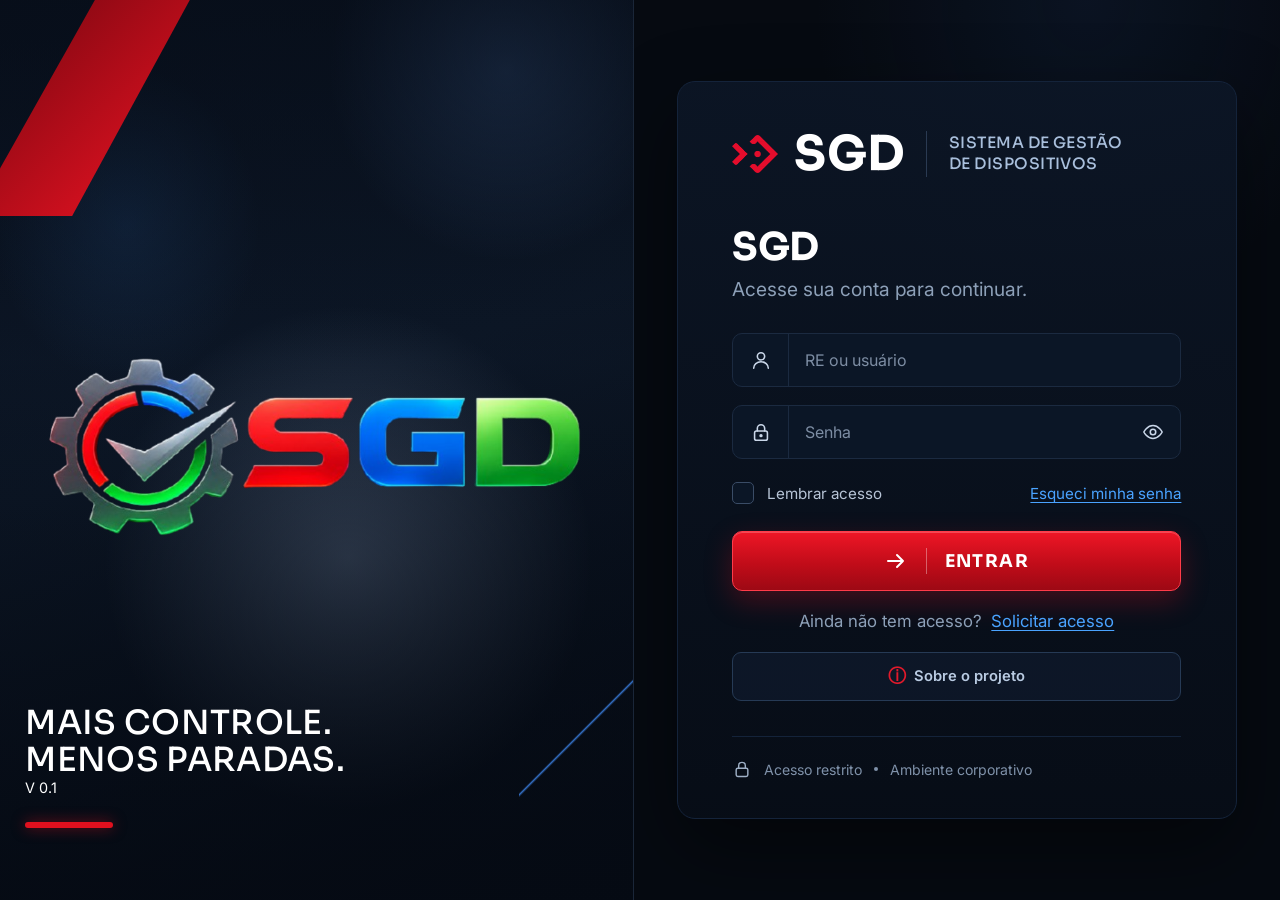
<file: index.html>
<!DOCTYPE html>
<html lang="pt-BR">
<head>
  <meta charset="UTF-8">
  <meta name="viewport" content="width=device-width, initial-scale=1">
  <title>SGD • Sistema de Gestão de Dispositivos</title>

  <link rel="preconnect" href="https://fonts.googleapis.com">
  <link rel="preconnect" href="https://fonts.gstatic.com" crossorigin>
  <link href="https://fonts.googleapis.com/css2?family=Exo+2:ital,wght@1,800&family=Inter:wght@400;500;600;700&family=Sora:wght@500;600;700&display=swap" rel="stylesheet">

  <link rel="stylesheet" href="/src/styles/global.css">
  <link rel="stylesheet" href="/src/styles/login.css">
</head>
<body>
  <main class="login">

    <!-- ===== Painel visual (esquerda) ===== -->
    <section class="hero" aria-hidden="true">
      <div class="hero__machine"><img src="/src/assests/image/LogoSite.png" alt=""></div>
      <span class="hero__shape hero__shape--solid"></span>

      <div class="hero__text">
        <p class="hero__slogan">Mais controle.<br>Menos paradas.</p>
        <span>V 0.1</span>
        <span class="hero__bar"></span>
      </div>
    </section>

    <!-- ===== Painel de acesso (direita) ===== -->
    <section class="access">
      <div class="card">

        <header class="brand">
          <img src="./src/assests/image/LogoBaldan.png" alt="" class="brand__icon">
          <span class="brand__name">SGD</span>
          <span class="brand__divider"></span>
          <span class="brand__desc">Sistema de Gestão<br>de Dispositivos</span>
        </header>
        <h1 class="title">SGD</h1>
        <p class="subtitle">Acesse sua conta para continuar.</p>

        <form id="loginForm" class="form" novalidate>

          <div class="field">
            <label class="field__icon" for="usuario">
              <svg viewBox="0 0 24 24" aria-hidden="true"><circle cx="12" cy="8" r="4"/><path d="M4 21c0-4.2 3.6-7 8-7s8 2.8 8 7"/></svg>
              <span class="sr-only">Usuário ou e-mail</span>
            </label>
            <input id="usuario" name="usuario" type="text" placeholder="RE ou usuário" autocomplete="username" required>
          </div>

          <div class="field">
            <label class="field__icon" for="senha">
              <svg viewBox="0 0 24 24" aria-hidden="true"><rect x="5" y="11" width="14" height="10" rx="2"/><path d="M8 11V8a4 4 0 0 1 8 0v3"/><circle cx="12" cy="16" r="1" fill="currentColor"/></svg>
              <span class="sr-only">Senha</span>
            </label>
            <input id="senha" name="senha" type="password" placeholder="Senha" autocomplete="current-password" required>
            <button type="button" id="togglePassword" class="field__toggle" aria-label="Mostrar senha" aria-pressed="false">
              <svg class="icon-eye" viewBox="0 0 24 24" aria-hidden="true"><path d="M2 12s3.6-7 10-7 10 7 10 7-3.6 7-10 7S2 12 2 12z"/><circle cx="12" cy="12" r="3"/></svg>
              <svg class="icon-eye-off" viewBox="0 0 24 24" aria-hidden="true"><path d="M3 3l18 18"/><path d="M10.6 5.1A10 10 0 0 1 12 5c6.4 0 10 7 10 7a17 17 0 0 1-3.2 4M6.5 6.6C3.7 8.4 2 12 2 12s3.6 7 10 7c1.5 0 2.9-.4 4.1-.9"/><path d="M9.9 9.9a3 3 0 0 0 4.2 4.2"/></svg>
            </button>
          </div>

          <p id="formError" class="form__error" role="alert" hidden></p>

          <div class="options">
            <label class="check">
              <input type="checkbox" id="lembrar" name="lembrar">
              <span class="check__box"></span>
              <span class="check__label">Lembrar acesso</span>
            </label>
            <a href="#" class="link">Esqueci minha senha</a>
          </div>

          <button type="submit" class="btn" id="btnEntrar">
            <svg class="btn__arrow" viewBox="0 0 24 24" aria-hidden="true"><path d="M4 12h15M13 6l6 6-6 6"/></svg>
            <span class="btn__sep"></span>
            <span class="btn__text">Entrar</span>
          </button>
        </form>

        <p class="signup-link">Ainda não tem acesso? <a class="link" href="/src/pages/cadastro.html">Solicitar acesso</a></p>
        <button type="button" class="about-trigger" id="openAbout"><span aria-hidden="true">ⓘ</span> Sobre o projeto</button>

        <footer class="note">
          <svg viewBox="0 0 24 24" aria-hidden="true"><rect x="5" y="11" width="14" height="10" rx="2"/><path d="M8 11V8a4 4 0 0 1 8 0v3"/></svg>
          <span>Acesso restrito</span>
          <i></i>
          <span>Ambiente corporativo</span>
        </footer>

      </div>
    </section>

  </main>

  <div class="about-modal" id="aboutModal" aria-hidden="true">
    <div class="about-modal__backdrop" data-close-about></div>
    <section class="about-dialog" role="dialog" aria-modal="true" aria-labelledby="aboutTitle" tabindex="-1">
      <header class="about-dialog__header"><div><span class="about-eyebrow">CONHEÇA O PROJETO</span><h2 id="aboutTitle">Sobre o projeto</h2></div><button type="button" class="about-close" id="closeAbout" aria-label="Fechar">×</button></header>
      <div class="about-dialog__content">
        <section class="about-section"><span class="about-section__number">01</span><div><h3>Identificação</h3><dl class="about-data">
          <div><dt>Nome do projeto</dt><dd>SGD - Sistema de Gerenciamento de Dispositivos</dd></div><div><dt>Curso</dt><dd>Desenvolvimento de Software Multiplataforma</dd></div>
          <div><dt>Instituição</dt><dd>Fatec Matão</dd></div><div><dt>Parceria</dt><dd>Baldan</dd></div>
        </dl></div></section>
        <section class="about-section"><span class="about-section__number">02</span><div><h3>Contexto</h3><p>Os dispositivos da empresa precisam de laudos para registros de liberação, manutenção (preventiva) e conserto (corretiva). Porém, atualmente, o preenchimento desses laudos é realizado manualmente em papel, o que torna o processo menos prático e demorado, diminuindo a eficiência na empresa.</p></div></section>
        <section class="about-section"><span class="about-section__number">03</span><div><h3>Objetivos</h3><ul><li>Autenticação de usuários e recuperação controlada de acesso.</li><li>Perfis e permissões iniciais: operador, responsável, gestão e administrador.</li><li>Cadastro e consulta de dispositivos.</li><li>Abertura, preenchimento, salvamento e finalização de laudos.</li><li>Laudos de liberação, manutenção corretiva e manutenção preventiva.</li><li>Controle inicial do número de laudos em andamento.</li><li>Listagem e filtros básicos por dispositivo, tipo, responsável, situação e período.</li>
        <li>Registro de data, hora, usuário e mudança de status.</li>
        <li>Exportação ou visualização do laudo para conferência.</li></ul></div></section>
        <section class="about-section"><span class="about-section__number">04</span><div><h3>Equipe</h3><div class="about-people"><div><h4>Desenvolvedores</h4><p>Gabriel Melitto</p><p>Caio Bononi</p>
        <p>Thiago Marcelino</p>
        <p>Ryan Gonçalves</p>
        <p>Caio Fonseca</p>
        <p>Leandro Ferreira</p></div><div><h4>Orientador(a)</h4><p>Douglas Ribeiro</p></div></div></div></section>
        <section class="about-section"><span class="about-section__number">05</span><div><h3>Envolvidos</h3><p class="about-section__hint">Representantes e colaboradores da empresa parceira</p><ul><li>Carolina Beil</li><li>Vinicius Urbano</li><li>Ingrid Lara</li><li>Gabriela</li>
        <li>Rodrigo Vidrich</li>
        </ul></div></section>
      </div>
      <footer class="about-dialog__footer"><span>SGD • Sistema de Gestão de Dispositivos</span><button type="button" class="about-done" data-close-about>Fechar</button></footer>
    </section>
  </div>
  <script src="/src/services/auth.js"></script>
  <script src="/src/js/script.js"></script>
</body>
</html>
</file>
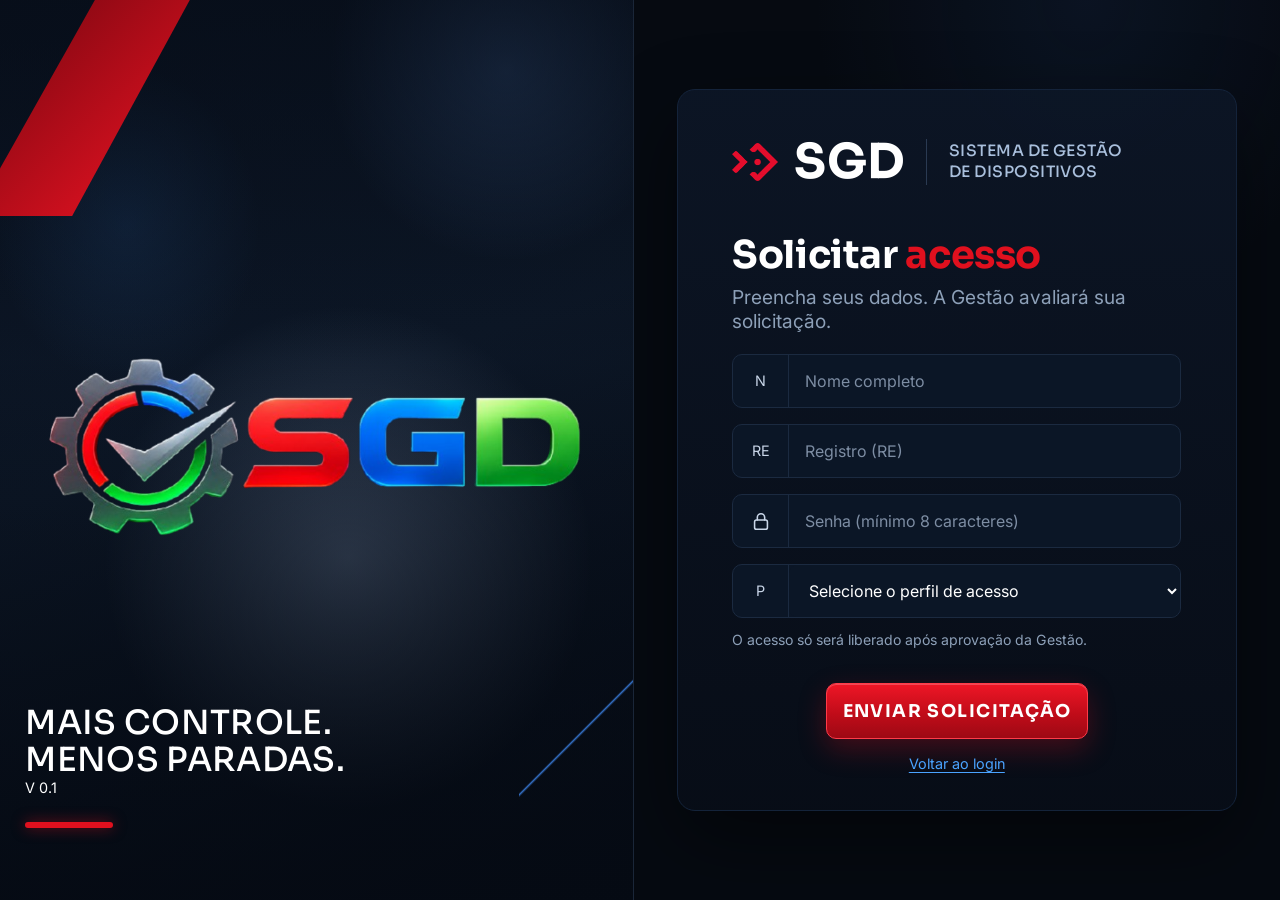
<file: src/pages/cadastro.html>
<!DOCTYPE html>
<html lang="pt-BR">
<head>
  <meta charset="UTF-8">
  <meta name="viewport" content="width=device-width, initial-scale=1">
  <title>SGD • Solicitar acesso</title>
  <link rel="preconnect" href="https://fonts.googleapis.com">
  <link href="https://fonts.googleapis.com/css2?family=Exo+2:ital,wght@1,800&family=Inter:wght@400;500;600;700&family=Sora:wght@500;600;700&display=swap" rel="stylesheet">
  <link rel="stylesheet" href="../styles/global.css">
  <link rel="stylesheet" href="../styles/login.css">
  <style>
    .signup-card { max-width: 560px; }
    .signup-card .subtitle { margin-bottom: 1.3rem; }
    .signup-card .field { margin-bottom: 1rem; }
    .signup-card select { flex: 1; min-width: 0; padding: 0 1rem; color: var(--text); background: var(--field); border: 0; outline: 0; font: 400 1rem var(--font-body); }
    .signup-help { color: var(--muted); font-size: .88rem; margin: -.2rem 0 1rem; }
    .signup-actions { display:flex; justify-content:space-between; align-items:center; flex-direction: column-reverse;  margin-top:1.2rem; gap:1rem; }
    .signup-actions .btn { flex:1; padding: 1rem;}
    .signup-message { margin:.5rem 0 1rem; color:#ff6b75; }
    .signup-message.success { color:#74d69a; }
    @media(max-width:480px){.signup-actions{flex-direction:column-reverse;align-items:stretch}}
  </style>
</head>
<body>
<main class="login">
  <section class="hero" aria-hidden="true">
    <div class="hero__machine"><img src="../assests/image/LogoSite.png" alt=""></div>
    <span class="hero__shape hero__shape--solid"></span>
    <div class="hero__text"><p class="hero__slogan">Mais controle.<br>Menos paradas.</p><span>V 0.1</span><span class="hero__bar"></span></div>
  </section>
  <section class="access">
    <div class="card signup-card">
      <header class="brand">
        <img src="../assests/image/LogoBaldan.png" alt="" class="brand__icon">
        <span class="brand__name">SGD</span><span class="brand__divider"></span>
        <span class="brand__desc">Sistema de Gestão<br>de Dispositivos</span>
      </header>
      <h1 class="title">Solicitar <span>acesso</span></h1>
      <p class="subtitle">Preencha seus dados. A Gestão avaliará sua solicitação.</p>
      <form id="cadastroForm" class="form" novalidate>
        <div class="field"><label class="field__icon" for="nome"><span class="sr-only">Nome</span> N</label><input id="nome" name="nome" type="text" maxlength="100" placeholder="Nome completo" autocomplete="name" required></div>
        <div class="field"><label class="field__icon" for="re"><span class="sr-only">RE</span> RE</label><input id="re" name="re" type="text" maxlength="30" placeholder="Registro (RE)" autocomplete="username" required></div>
        <div class="field"><label class="field__icon" for="senha"><span class="sr-only">Senha</span> <svg viewBox="0 0 24 24" aria-hidden="true"><rect x="5" y="11" width="14" height="10" rx="2"/><path d="M8 11V8a4 4 0 0 1 8 0v3"/></svg></label><input id="senha" name="senha" type="password" minlength="8" placeholder="Senha (mínimo 8 caracteres)" autocomplete="new-password" required></div>
        <div class="field"><label class="field__icon" for="perfil"><span class="sr-only">Perfil solicitado</span> P</label>
          <select id="perfil" name="perfil" required>
            <option value="">Selecione o perfil de acesso</option>
            <option value="Programador">Programador</option>
            <option value="Gerente (somente consulta)">Gerente (somente consulta)</option>
            <option value="Projetista/Operacional">Projetista/Operacional</option>
          </select>
        </div>
        <p class="signup-help">O acesso só será liberado após aprovação da Gestão.</p>
        <p id="cadastroMsg" class="signup-message" role="alert" hidden></p>
        <div class="signup-actions"><a class="link" href="../../index.html">Voltar ao login</a><button class="btn" type="submit">Enviar solicitação</button></div>
      </form>
    </div>
  </section>
</main>
<script src="../services/auth.js"></script>
<script>
document.getElementById('cadastroForm').addEventListener('submit', async (e) => {
  e.preventDefault();
  const form = e.currentTarget, msg = document.getElementById('cadastroMsg');
  msg.hidden = true; msg.classList.remove('success');
  try {
    await Auth.cadastrar({
      nome: form.nome.value,
      re: form.re.value,
      senha: form.senha.value,
      perfil: form.perfil.value
    });
    msg.textContent = 'Solicitação enviada! Aguarde a aprovação da Gestão para acessar o sistema.';
    msg.classList.add('success'); msg.hidden = false;
    form.reset();
  } catch (err) {
    msg.textContent = err.message || 'Não foi possível enviar a solicitação.';
    msg.hidden = false;
  }
});
</script>
</body>
</html>
</file>
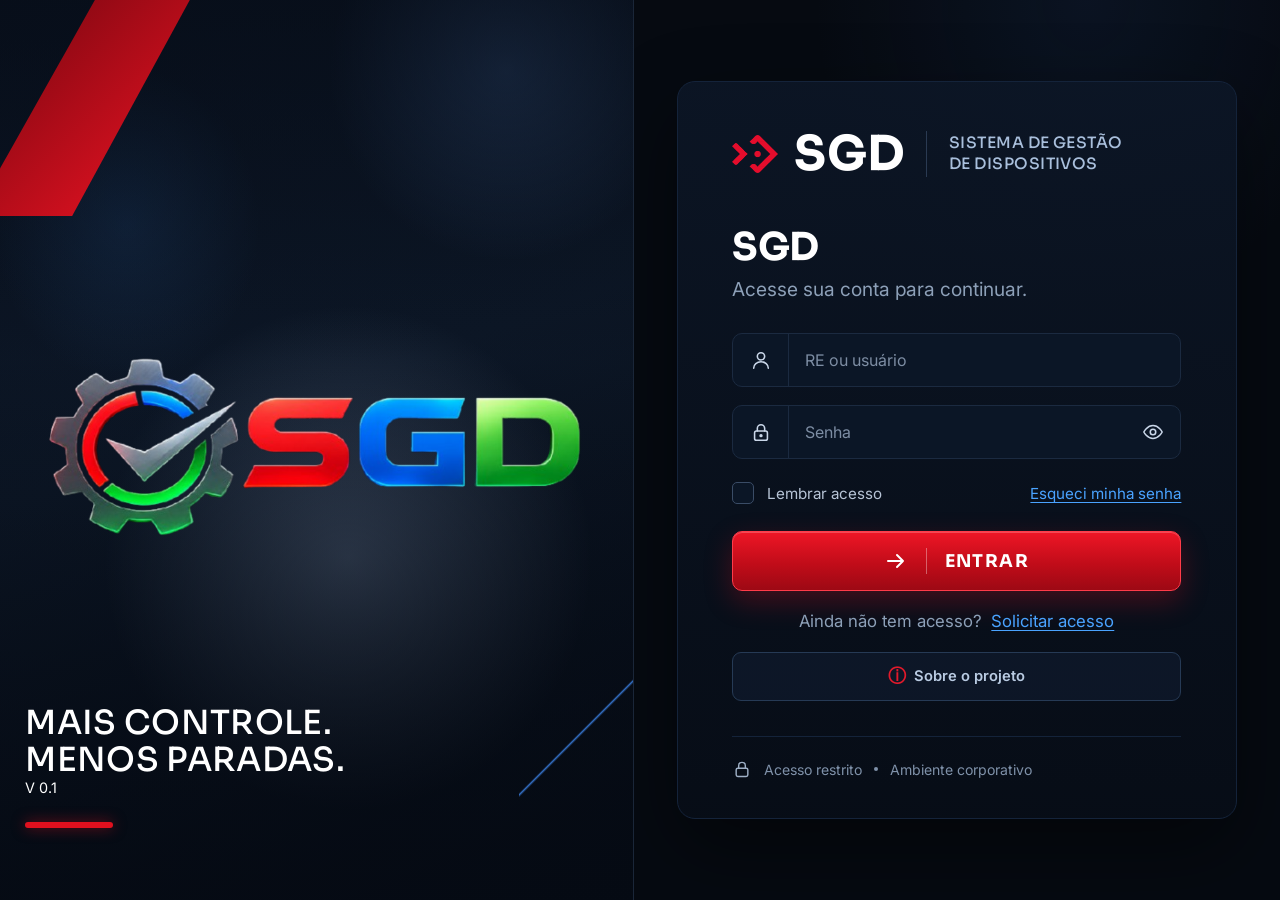
<file: src/pages/corretiva-novo.html>
<!DOCTYPE html><html lang="pt-BR"><head><meta charset="UTF-8"><meta name="viewport" content="width=device-width, initial-scale=1"><title>SGD • Novo laudo de corretiva</title><link rel="preconnect" href="https://fonts.googleapis.com"><link href="https://fonts.googleapis.com/css2?family=Exo+2:ital,wght@1,800&family=Inter:wght@400;500;600;700&family=Sora:wght@500;600;700&display=swap" rel="stylesheet"><link rel="stylesheet" href="../styles/global.css"><link rel="stylesheet" href="../styles/corretiva-novo.css"><link rel="stylesheet" href="../styles/laudo-medicoes.css">
</head><body class="t-red"><div class="app"><aside class="side" id="side"></aside><div><header class="top" id="top"></header><main><form id="f" class="page-form" novalidate>
 <a class="back" href="corretiva.html"><span data-ic="back"></span>Voltar</a>
 <div class="head"><span class="badge-ic" data-ic="file"></span><div><h1>Novo laudo de corretiva</h1><p class="sub">Registre a falha, analise a causa raiz utilizando o método Ishikawa e descreva as ações corretivas.</p></div></div>
 <div class="">
  <section class="card"><h2><span data-ic="file"></span>Informações gerais</h2><div class="fg">
   <div class="f"><label for="cod">Número do dispositivo <i>*</i></label><input id="cod" name="codigo" placeholder="Ex.: DMP010100" required></div>
   <div class="f"><label for="prod">Produto <i>*</i></label><select id="prod" name="produto" required data-produtos><option value="">Selecione o produto</option></select></div>
   <div class="f"><label for="dt">⦁	Data de início  <i>*</i></label><input id="dt" name="data" type="date" required></div>
   <div class="f"><label for="os">Ordem de serviço <i>*</i></label><input id="os" name="os" placeholder="Ex.: OS-000123" required></div>
   <div class="f">
    <label for="rm">Responsável pela manutenção <i>*</i></label>
    <input type="text" id="rm" name="resp_manut" placeholder=" Nome do Responsável" disabled>
</div>
 <div class="f"><label for="tipo">Tipo <i>*</i></label><select id="tipo" name="tipo" required data-tipos><option value="">Selecione o tipo</option></select></div>
  </div></section>

 </div>

 
 <section class="card sgd-desenho"><h2><span data-ic="file"></span>Desenho técnico</h2>
  <label class="drop"><span data-ic="up"></span><b>Importar desenho boleado</b><span id="prev">Nenhum desenho importado. O desenho servirá de referência para as medidas.</span><input id="file" type="file" accept="image/*,.pdf" hidden></label></section>
 <section class="card"><div class="head head--flush"><h2>Medidas / especificações</h2><span class="sp"></span><button type="button" id="addM" class="btn sm"><span data-ic="plus"></span>Adicionar medida</button></div>
  <div class="tw mt"><table class="tbl"><thead><tr><th>Nº</th><th>Descrição</th><th>Especificação</th><th>Mínimo</th><th>Máximo</th><th>Método / instrumento</th><th>Medição</th><th>Resultado</th><th><span class="sr-only">Remover</span></th></tr></thead><tbody id="medidas" data-rows></tbody></table></div></section>
 <section class="card"><div class="head head--flush"><h2>Checklist</h2><span class="sp"></span><button type="button" id="addC" class="btn sm"><span data-ic="plus"></span>Adicionar item</button></div>
  <div class="tw mt"><table class="tbl"><thead><tr><th>Nº</th><th>Descrição</th><th>Resultado</th><th><span class="sr-only">Remover</span></th></tr></thead><tbody id="check" data-rows></tbody></table></div></section>
 <!-- MODIFICACAO POR CAIO BONONI CASO DER TUDO ERRADO -->
  
<section class="card sgd-corretiva-ocorrencia-container">

    <h2>
        <span data-ic="file"></span>
        Registro da Ocorrência
    </h2>

    <!-- PRIMEIRA LINHA -->
    <div class="sgd-corretiva-ocorrencia-layout">

        <!-- INFORMAÇÕES DA FALHA -->
        <div class="sgd-corretiva-ocorrencia-informacoes">

            <p class="sub card__lead">Informações da falha</p>

            <div class="f">
                <label for="descricao_falha">
                    Descrição da falha encontrada <i>*</i>
                </label>

                <textarea
                    id="descricao_falha"
                    name="descricao_falha"
                    maxlength="1500"
                    required
                    placeholder="Descreva detalhadamente o problema identificado no dispositivo..."></textarea>
            </div>

            <div class="sgd-corretiva-ocorrencia-controle-voz">

                <button type="button" class="btn pri" id="btnVozOcorrencia">
                    <span data-ic="mic"></span>
                    Ditar descrição por voz
                </button>

                <button type="button" class="btn" id="btnAnalisarOcorrencia">
                    Analisar com IA
                </button>

            </div>

            <small id="statusVozOcorrencia"></small>

        </div>

        <div class="sgd-corretiva-ocorrencia-fotografias">

            <p class="sub card__lead">Foto da Situação Atual</p>

            <div class="sgd-corretiva-ocorrencia-botoes-foto">
<!--
                <label
                    class="sgd-corretiva-ocorrencia-area-upload"
                    for="cameraOcorrencia">

                    <span data-ic="camera"></span>
                     
            
                    <strong>Tirar foto</strong>
                    <small>Utilizar a câmera do dispositivo</small>

                    <input
                        type="file"
                        id="cameraOcorrencia"
                        accept="image/*"
                        capture="environment"
                        hidden>
                </label>
-->
                <label
                    class="sgd-corretiva-ocorrencia-area-upload"
                    for="uploadOcorrencia">

                    <span data-ic="image-plus"></span>
                    <strong>Enviar imagem</strong>
                    <small>Selecionar uma foto existente</small>

                    <input
                        type="file"
                        id="uploadOcorrencia"
                        accept="image/*"
                        multiple
                        hidden>
                </label>

            </div>

            <div
                id="previewOcorrencia"
                class="sgd-corretiva-ocorrencia-visualizacao">
            </div>

        </div>

    </div>

    <!-- SUGESTÕES DA IA -->
    <div class="sgd-corretiva-ocorrencia-ia">

        <p class="sub card__lead">
            Sugestões da IA — revise antes de confirmar
        </p>

        <div class="sgd-corretiva-ocorrencia-ia-layout">

            <div class="f">
                <label for="componente_afetado">
                    Componente afetado
                </label>

                <input
                    type="text"
                    id="componente_afetado"
                    name="componente_afetado"
                    placeholder="Componente identificado pela análise">
            </div>

            <div class="f">
                <label for="tipo_falha">
                    Tipo de falha
                </label>

                <select id="tipo_falha" name="tipo_falha">
                    <option value="">Selecione o tipo de falha</option>
                    <option>Desgaste</option>
                    <option>Quebra</option>
                    <option>Trinca</option>
                    <option>Folga</option>
                    <option>Dano operacional</option>
                    <option>Não conformidade dimensional</option>
                    <option>Outro</option>
                </select>
            </div>

            <div class="f">
                <label for="causas_sugeridas">
                    Possíveis causas raízes
                </label>

                <textarea
                    id="causas_sugeridas"
                    name="causas_sugeridas"
                    maxlength="1500"
                    placeholder="Possíveis causas sugeridas pela IA..."></textarea>
            </div>

        </div>

        <small class="sgd-corretiva-ocorrencia-aviso">
            As sugestões são preliminares e devem ser avaliadas pelo responsável.
            Nenhuma causa raiz será considerada comprovada automaticamente.
        </small>

    </div>

</section>
 
 <div class="split">
  <section class="card sgd-ishikawa">
   <div class="sgd-ishikawa__header">
    <div>
     <h2><span data-ic="wrench"></span>Análise de causa raiz — Ishikawa</h2>
     <p class="sub card__lead">Utilize o método 6M para identificar e organizar as possíveis causas da falha.</p>
    </div>
    <span class="sgd-ishikawa__badge">Método 6M</span>
   </div>
   <div class="sgd-ishikawa__scroll">
    <div class="fish" id="fish"></div>
   </div>
   <div class="sgd-ishikawa__footer">
    <span class="sgd-ishikawa__legend-dot"></span>
    Adicione as possíveis causas e depois defina a causa raiz principal.
   </div>
  </section>
  <section class="card"><h2>IA assistente de causa raiz</h2><p class="sub ia__lead">Descreva o que aconteceu e deixe a IA resumir o ocorrido e sugerir possíveis causas raiz.</p>
   <div class="ia"><button type="button" id="ia-mic" class="btn pri"><span data-ic="mic"></span>Falar com a IA</button><button type="button" id="ia-txt" class="btn">Digitar descrição manual</button>
   <textarea id="relato" name="relato" hidden placeholder="Descreva o que aconteceu…" aria-label="Relato"></textarea>
   <div class="card ia__summary"><b>Resumo sugerido pela IA</b><p class="sub" id="resumo">Após a análise do relato, a IA irá sugerir possíveis causas raiz com base no histórico e nas boas práticas da ferramentaria.</p></div></div></section>
 </div>
 <section class="card"><div class="head head--flush"><h2><span data-ic="wrench"></span>Plano de Ação Corretiva</h2><span class="sp"></span><button type="button" id="addA" class="btn sm"><span data-ic="plus"></span>Adicionar ação</button></div><div id="acts" class="actions-list" data-rows></div></section>

 <!-- MODIFICACAO POR CAIO BONONI CASO DER TUDO ERRADO -->
 <!-- FOTO DO TRABALHO REALIZADO -->
<section class="card sgd-corretiva-foto-trabalho">

    <h2>
        <span data-ic="camera"></span>
        Foto do Trabalho Realizado
    </h2>

    <div class="sgd-corretiva-ocorrencia-fotografias">

        <div class="sgd-corretiva-ocorrencia-botoes-foto">

            <!-- CÂMERA 
            <label
                class="sgd-corretiva-ocorrencia-area-upload"
                for="cameraTrabalho">

                <span data-ic="camera"></span>
                <strong>Tirar foto</strong>
                <small>Utilizar a câmera do dispositivo</small>

                <input
                    type="file"
                    id="cameraTrabalho"
                    accept="image/*"
                    capture="environment"
                    hidden>
            </label>-->

            <!-- UPLOAD -->
            <label
                class="sgd-corretiva-ocorrencia-area-upload"
                for="uploadTrabalho">

                <span data-ic="image-plus"></span>
                <strong>Enviar imagem</strong>
                <small>Selecionar uma foto existente</small>

                <input
                    type="file"
                    id="uploadTrabalho"
                    accept="image/*"
                    multiple
                    hidden>
            </label>

        </div>

        <!-- PRÉ-VISUALIZAÇÃO -->
        <div
            id="previewTrabalho"
            class="sgd-corretiva-ocorrencia-visualizacao">
        </div>

    </div>

</section>

 <!-- MODIFICACAO POR CAIO BONONI CASO DER TUDO ERRADO -->




 <!-- DESENHO TÉCNICO / MEDIDAS / CHECKLIST (mesmas seções do laudo de liberação) -->

 <section class="card"><div class="f"><label for="obs">Outras informações</label><textarea id="obs" name="obs" placeholder="Observações, anexos ou registros adicionais"></textarea></div></section>
 <div class="actions"><a class="btn" href="corretiva.html"><span data-ic="x"></span>Cancelar</a><button class="btn" type="submit"><span data-ic="save"></span>Salvar laudo</button><button class="btn pri" type="button" id="concluir"><span data-ic="file"></span>Concluir e enviar</button></div>
</form></main></div></div><script src="../services/auth.js"></script><script src="../services/laudos.js"></script><script src="../services/tipos.js"></script><script src="../services/produtos.js"></script><script src="../js/layout.js"></script><script src="../js/laudo-reuso.js"></script><script>
SGD.shell('dispositivos');
const T='corretiva',$=s=>document.querySelector(s),f=$('#f'),A=$('#acts'),fish=$('#fish'),esc=SGD.esc;
const M=$('#medidas'),C=$('#check'),K=['desc','espec','min','max','metodo','medicao'],params=new URLSearchParams(location.search);
let uid=0,atual=null;
const CATS=['Método','Máquina','Material','Medição','Meio ambiente','Mão de obra'],X=SGD.ic('x');
const cause=(c,v='')=>`<div class="cause sgd-ishikawa__cause"><input placeholder="Digite uma possível causa…" aria-label="Causa — ${c}" maxlength="300" value="${esc(v)}"><button type="button" class="btn-icon" data-del aria-label="Remover causa">${X}</button></div>`;
fish.innerHTML=CATS.map((c,i)=>`<div class="cat sgd-ishikawa__category sgd-ishikawa__category--${i+1} ${i<3?'cat--top':'cat--bottom'}" data-cat="${c}" data-rows>
 <div class="sgd-ishikawa__category-header"><span class="sgd-ishikawa__category-icon">${['✿','⚙','⬡','♙','◎','♧'][i]}</span><h3>${c}</h3><button type="button" data-add aria-label="Adicionar causa em ${c}" title="Adicionar causa">+</button></div>
 <div class="sgd-ishikawa__causes">${cause(c)+cause(c)+cause(c)}</div>
 </div>`).join('')+
 `<div class="cat cat--root sgd-ishikawa__root"><div class="sgd-ishikawa__root-icon">!</div><h3>Efeito <i style="color:#fb7185">*</i></h3><p>Selecione ou descreva a causa raiz principal.</p><textarea id="root" name="causa_raiz" maxlength="500" required placeholder="Descreva a causa raiz identificada…"></textarea><div class="sgd-ishikawa__root-counter"><small id="rc">0/500</small></div></div>`;
const act=(a={})=>A.insertAdjacentHTML('beforeend',`<div class="action"><div class="fg"><div class="f"><label>O que fazer? <i>*</i></label><textarea data-k="oque" maxlength="1000" required aria-label="O que fazer?" placeholder="Descreva a ação corretiva a ser realizada…">${esc(a.oque)}</textarea></div><div class="f"><label>Como fazer? <i>*</i></label><textarea data-k="como" maxlength="1000" required aria-label="Como fazer?" placeholder="Descreva o passo a passo da execução…">${esc(a.como)}</textarea></div></div><button type="button" class="btn-icon" data-del aria-label="Remover ação">${X}</button></div>`);
const dados=()=>({...SGD.simple(f),
 causas:Object.fromEntries([...fish.querySelectorAll('.cat[data-cat]')].map(c=>[c.dataset.cat,[...c.querySelectorAll('.cause input')].map(i=>i.value.trim()).filter(Boolean)])),
 acoes:[...A.querySelectorAll('.action')].map(a=>({oque:a.querySelector('[data-k=oque]').value,como:a.querySelector('[data-k=como]').value})),
 medidas:[...M.rows].map(r=>{const m=Object.fromEntries(K.map((k,i)=>[k,r.cells[i+1].querySelector('input, select').value])),x=r.querySelector('.resultado-medida');
  m.res=x.classList.contains('aprovado')?'a':x.classList.contains('reprovado')?'r':'';return m}),
 checklist:[...C.rows].map(r=>({desc:r.cells[1].textContent.trim(),res:(r.querySelector('input:checked')||{}).value||''})),
 desenho:Reuso.desenho()});

f.addEventListener('click',e=>{
 const ad=e.target.closest('[data-add]');if(ad){const c=ad.closest('.cat');c.querySelector('.sgd-ishikawa__causes').insertAdjacentHTML('beforeend',cause(c.dataset.cat));return}
 const b=e.target.closest('[data-del]');if(!b||b.closest('tr'))return;const it=b.closest('.cause,.action'),sel=it.matches('.cause')?'.cause':'.action';
 if(it.parentElement.querySelectorAll(sel).length>1)return it.remove();
 if(sel==='.cause')it.querySelector('input').value='';else SGD.toast('Mantenha ao menos uma ação.')});
$('#addA').onclick=()=>act();
$('#root').oninput=e=>$('#rc').textContent=e.target.value.length+'/500';
/* ---- Desenho técnico, medidas e checklist (mesmo comportamento da liberação) ---- */
const renum=b=>[...b.rows].forEach((r,i)=>r.cells[0].textContent=i+1);
// Aceita "50 ± 0,5", "50 +/- 0,5", "100,5 ± 0,2". Com vírgula, usa o formato brasileiro.
const converterNumero=v=>{const t=String(v||'').trim();if(!t)return NaN;return Number(t.includes(',')?t.replace(/\./g,'').replace(',','.'):t)};
const formatarMedida=v=>v.toLocaleString('pt-BR',{minimumFractionDigits:2,maximumFractionDigits:4});
function atualizarLinha(row){
 if(!row)return;
 const inp=Object.fromEntries(K.map((k,i)=>[k,row.cells[i+1].querySelector('input, select')]));
 const minimo=row.cells[3].querySelector('input'),maximo=row.cells[4].querySelector('input'),res=row.querySelector('.resultado-medida');
 minimo.value='';maximo.value='';res.textContent='Aguardando';res.className='resultado-medida pendente';
 const m=inp.espec.value.trim().match(/^\s*(-?\d+(?:[.,]\d+)?)\s*(?:±|\+\/-)\s*(\d+(?:[.,]\d+)?)\s*$/);
 if(!m)return;
 const nominal=converterNumero(m[1]),tol=converterNumero(m[2]);
 if(!Number.isFinite(nominal)||!Number.isFinite(tol)||tol<0)return;
 const lmin=nominal-tol,lmax=nominal+tol;
 minimo.value=formatarMedida(lmin);maximo.value=formatarMedida(lmax);
 const med=converterNumero(inp.medicao.value);
 if(!inp.medicao.value.trim()||!Number.isFinite(med))return;
 if(med>=lmin&&med<=lmax){res.textContent='APROVADO';res.className='resultado-medida aprovado'}
 else{res.textContent='REPROVADO';res.className='resultado-medida reprovado'}
}
const descricoes=['Altura','Largura','Comprimento','Diâmetro','Posição','Outros'],metodos=['Paquímetro','Trena','Tridimensional','Outros'];
// Se o laudo já salvo tem um valor fora da lista, mantém como opção para não perdê-lo
const criarSelect=(ops,v)=>{if(v&&!ops.includes(v))ops=[...ops,v];return `<select aria-label="Selecionar opção"><option value="">Selecione</option>${ops.map(o=>`<option value="${esc(o)}"${v===o?' selected':''}>${esc(o)}</option>`).join('')}</select>`};
const mrow=(m={})=>{M.insertAdjacentHTML('beforeend',`<tr><td></td>
 <td>${criarSelect(descricoes,m.desc||'')}</td>
 <td><input type="text" aria-label="Especificação" placeholder="Ex.: 50 ± 0,5" value="${esc(m.espec||'')}"></td>
 <td><input type="text" aria-label="Mínimo" class="limite-auto" readonly tabindex="-1"></td>
 <td><input type="text" aria-label="Máximo" class="limite-auto" readonly tabindex="-1"></td>
 <td>${criarSelect(metodos,m.metodo||'')}</td>
 <td><input type="text" inputmode="decimal" aria-label="Medição" placeholder="Ex.: 50,2" value="${esc(m.medicao||'')}"></td>
 <td><span class="resultado-medida pendente">Aguardando</span></td>
 <td><button type="button" class="btn-icon" data-del aria-label="Remover medida">${X}</button></td></tr>`);atualizarLinha(M.lastElementChild);renum(M)};
const crow=(c={})=>{const n=++uid;C.insertAdjacentHTML('beforeend',`<tr><td></td><td>${esc(c.desc)}</td><td><div class="res">${['OK','NÃO OK','N/A'].map(o=>`<label><input type="radio" name="c${n}" value="${o}"${(c.res||'OK')===o?' checked':''}>${o}</label>`).join('')}</div></td><td><button type="button" class="btn-icon" data-del aria-label="Remover item">${X}</button></td></tr>`);renum(C)};
const CHECK_PADRAO=['Conferir esquadro de todos os conjuntos','Aperto de todos os parafusos','Lubrificação de todos os componentes','Presença de solda em toda a solda (se aplicável)'];
const linhasPadrao=()=>{for(let i=0;i<4;i++)mrow();CHECK_PADRAO.forEach(desc=>crow({desc}))};
f.addEventListener('click',e=>{const b=e.target.closest('[data-del]');if(!b||!b.closest('tr'))return;const tb=b.closest('tbody');
 if(tb.rows.length<=1)return SGD.toast('Mantenha ao menos uma linha.');b.closest('tr').remove();renum(tb)});
$('#addM').onclick=()=>mrow();
$('#addC').onclick=()=>{const t=(prompt('Descrição do item')||'').trim();if(t)crow({desc:t})};
// Recalcula limites e resultado quando o operador digita ou escolhe uma opção
M.addEventListener('input',e=>{const r=e.target.closest('tr');if(r)atualizarLinha(r)});
M.addEventListener('change',e=>{const r=e.target.closest('tr');if(r)atualizarLinha(r)});
// Importação do desenho + reaproveitamento de dados de laudos de liberação/preventiva do mesmo dispositivo
const Reuso=LaudoReuso.iniciar({tipo:T,f,M,C,mrow,crow,prev:$('#prev'),file:$('#file'),atual:()=>atual});
/* IA: ponto de integração — envie o relato ao seu back-end e preencha as causas/sumário */
const resumo=()=>{$('#relato').hidden=false;$('#resumo').textContent=$('#relato').value.slice(0,240)||'Após a análise do relato, a IA irá sugerir possíveis causas raiz.'};
$('#ia-txt').onclick=()=>{$('#relato').hidden=false;$('#relato').focus()};
$('#ia-mic').onclick=()=>{const R=window.SpeechRecognition||window.webkitSpeechRecognition;if(!R)return SGD.toast('Voz não suportada neste navegador');
 const r=new R();r.lang='pt-BR';r.onresult=e=>{$('#relato').value=e.results[0][0].transcript;resumo()};r.start()};
$('#relato').onchange=resumo; /* TODO: fetch('/api/ia/causa-raiz') */

// Nome legível do campo para avisar exatamente o que falta preencher
const rotulo=i=>{if(i.id==='root')return 'Causa raiz (Efeito)';if(i.dataset.k==='oque')return 'Plano de ação — O que fazer?';if(i.dataset.k==='como')return 'Plano de ação — Como fazer?';
 const l=i.id&&f.querySelector('label[for="'+i.id+'"]');return l?l.textContent.replace(/[*⦁]/g,'').replace(/\s+/g,' ').trim():(i.name||'campo')};
f.addEventListener('input',e=>e.target.classList&&e.target.classList.remove('bad'));
function gravar(status){
 const req=status==='pendente'?[...f.querySelectorAll('[required]')]:[$('#cod')];let ok=true;const faltam=[];
 req.forEach(i=>{const b=!i.value.trim();i.classList.toggle('bad',b);if(b){ok=false;faltam.push(rotulo(i))}});
 if(!ok){const p=req.find(i=>i.classList.contains('bad'));if(p){p.scrollIntoView({behavior:'smooth',block:'center'});p.focus({preventScroll:true})}
  return SGD.toast('Preencha os campos obrigatórios: '+[...new Set(faltam)].join(', ')+'.',7000)}
 [...M.rows].forEach(atualizarLinha);
 try{Laudos.salvar({id:atual&&atual.id,tipo:T,status,dados:dados()});SGD.toast(status==='pendente'?'Laudo enviado para aprovação do gerente':'Laudo salvo');setTimeout(()=>location.href='corretiva.html',900)}
 catch(err){SGD.toast(err.message,4500)}}
f.onsubmit=e=>{e.preventDefault();gravar('andamento')};
$('#concluir').onclick=()=>gravar('pendente');

const id=params.get('id');
if(id){atual=Laudos.obter(id);if(!atual||atual.tipo!==T)location.replace('corretiva.html')}
if(atual){const d=atual.dados;SGD.fill(f,d);$('#rc').textContent=(d.causa_raiz||'').length+'/500';if(d.relato)resumo();
 fish.querySelectorAll('.cat[data-cat]').forEach(c=>{const l=(d.causas||{})[c.dataset.cat]||[];if(l.length){const area=c.querySelector('.sgd-ishikawa__causes');area.querySelectorAll('.cause').forEach(x=>x.remove());l.forEach(v=>area.insertAdjacentHTML('beforeend',cause(c.dataset.cat,v)))}});
 (d.acoes&&d.acoes.length?d.acoes:[{}]).forEach(act);
 // Laudos antigos (criados antes destas seções) abrem com as linhas padrão para poderem ser preenchidos
 const pad=Laudos.editavel(atual);
 if((d.medidas||[]).length)d.medidas.forEach(mrow);else if(pad)for(let i=0;i<4;i++)mrow();
 if((d.checklist||[]).length)d.checklist.forEach(crow);else if(pad)CHECK_PADRAO.forEach(desc=>crow({desc}));
 Reuso.restaurar(d.desenho);
 if(!Laudos.editavel(atual))SGD.bloquear(f,Laudos.msgLeitura(atual));else if(atual.status==='reprovado')SGD.aviso(f,Laudos.msgReprovado(atual))}
else{act();linhasPadrao();if(params.get('cod'))$('#cod').value=params.get('cod');Reuso.sugerir();if(Laudos.vagas(T)<=0)SGD.bloquear(f,Laudos.msgLimite(T))}




/* MODIFICACAO POR CAIO BONONI CASO DE TUDO ERRADO */

document.addEventListener("DOMContentLoaded", () => {
    const sessao = Auth.sessao();

    if (sessao) {
        document.getElementById("rm").value = sessao.nome;
    }
});


/* ==========================================
   REGISTRO DA OCORRÊNCIA
========================================== */

/* FOTOGRAFIAS */

let fotosOcorrencia = [];

const previewOcorrencia = $('#previewOcorrencia');

function atualizarFotosOcorrencia() {
    previewOcorrencia.innerHTML = '';

    fotosOcorrencia.forEach((foto, index) => {
        const item = document.createElement('div');
        item.className = 'sgd-corretiva-ocorrencia-foto-item';

        const img = document.createElement('img');
        img.src = URL.createObjectURL(foto);
        img.alt = 'Foto da situação atual';

        const remover = document.createElement('button');
        remover.type = 'button';
        remover.className = 'sgd-corretiva-ocorrencia-remover-foto';
        remover.textContent = '×';
        remover.title = 'Remover fotografia';

        remover.onclick = () => {
            fotosOcorrencia.splice(index, 1);
            atualizarFotosOcorrencia();
        };

        item.append(img, remover);
        previewOcorrencia.appendChild(item);
    });
}

function adicionarFotosOcorrencia(arquivos) {
    [...arquivos].forEach(foto => {
        if (foto.type.startsWith('image/')) {
            fotosOcorrencia.push(foto);
        }
    });

    atualizarFotosOcorrencia();
}

if ($('#cameraOcorrencia')) $('#cameraOcorrencia').onchange = e => {
    adicionarFotosOcorrencia(e.target.files);
    e.target.value = '';
};

$('#uploadOcorrencia').onchange = e => {
    adicionarFotosOcorrencia(e.target.files);
    e.target.value = '';
};


/* RECONHECIMENTO DE VOZ */

$('#btnVozOcorrencia').onclick = () => {

    const R = window.SpeechRecognition || window.webkitSpeechRecognition;

    if (!R) {
        return SGD.toast('Reconhecimento de voz não suportado neste navegador.');
    }

    const reconhecimento = new R();

    reconhecimento.lang = 'pt-BR';
    reconhecimento.continuous = false;
    reconhecimento.interimResults = false;

    $('#statusVozOcorrencia').textContent = 'Ouvindo... fale sobre a falha identificada.';

    reconhecimento.onresult = e => {
        const texto = e.results[0][0].transcript;

        $('#descricao_falha').value +=
            ($('#descricao_falha').value ? ' ' : '') + texto;

        $('#statusVozOcorrencia').textContent =
            'Descrição registrada. Enviando para análise...';

        analisarOcorrenciaIA();
    };

    reconhecimento.onerror = () => {
        $('#statusVozOcorrencia').textContent =
            'Não foi possível reconhecer a fala. Tente novamente.';
    };

    reconhecimento.onend = () => {
        if ($('#statusVozOcorrencia').textContent === 'Ouvindo... fale sobre a falha identificada.') {
            $('#statusVozOcorrencia').textContent = '';
        }
    };

    reconhecimento.start();
};


/* ANÁLISE DA IA */

async function analisarOcorrenciaIA() {

    const descricao = $('#descricao_falha').value.trim();

    if (!descricao) {
        return SGD.toast('Descreva a falha antes de solicitar a análise.');
    }

    const botao = $('#btnAnalisarOcorrencia');

    botao.disabled = true;
    botao.textContent = 'Analisando...';

    try {

        /*
          INTEGRAÇÃO COM A IA

          O endpoint deverá retornar:
          {
              "componente": "Componente identificado",
              "tipo_falha": "Desgaste",
              "causas": [
                  "Possível causa 1",
                  "Possível causa 2"
              ]
          }
        */

        const resposta = await fetch('/api/ia/ocorrencia', {
            method: 'POST',
            headers: {
                'Content-Type': 'application/json'
            },
            body: JSON.stringify({ descricao })
        });

        if (!resposta.ok) {
            throw new Error('Não foi possível realizar a análise.');
        }

        const resultado = await resposta.json();

        $('#componente_afetado').value =
            resultado.componente || '';

        $('#tipo_falha').value =
            resultado.tipo_falha || '';

        $('#causas_sugeridas').value =
            Array.isArray(resultado.causas)
                ? resultado.causas.join('\n')
                : resultado.causas || '';

        $('#statusVozOcorrencia').textContent =
            'Análise concluída. Revise as sugestões antes de prosseguir.';

    } catch (erro) {

        SGD.toast('Não foi possível conectar à IA. Verifique a integração.');

    } finally {

        botao.disabled = false;
        botao.textContent = 'Analisar com IA';

    }
}

$('#btnAnalisarOcorrencia').onclick = analisarOcorrenciaIA;

/* MODIFICACAO POR CAIO BONONI CASO DE TUDO ERRADO */
</script></body></html>
</file>
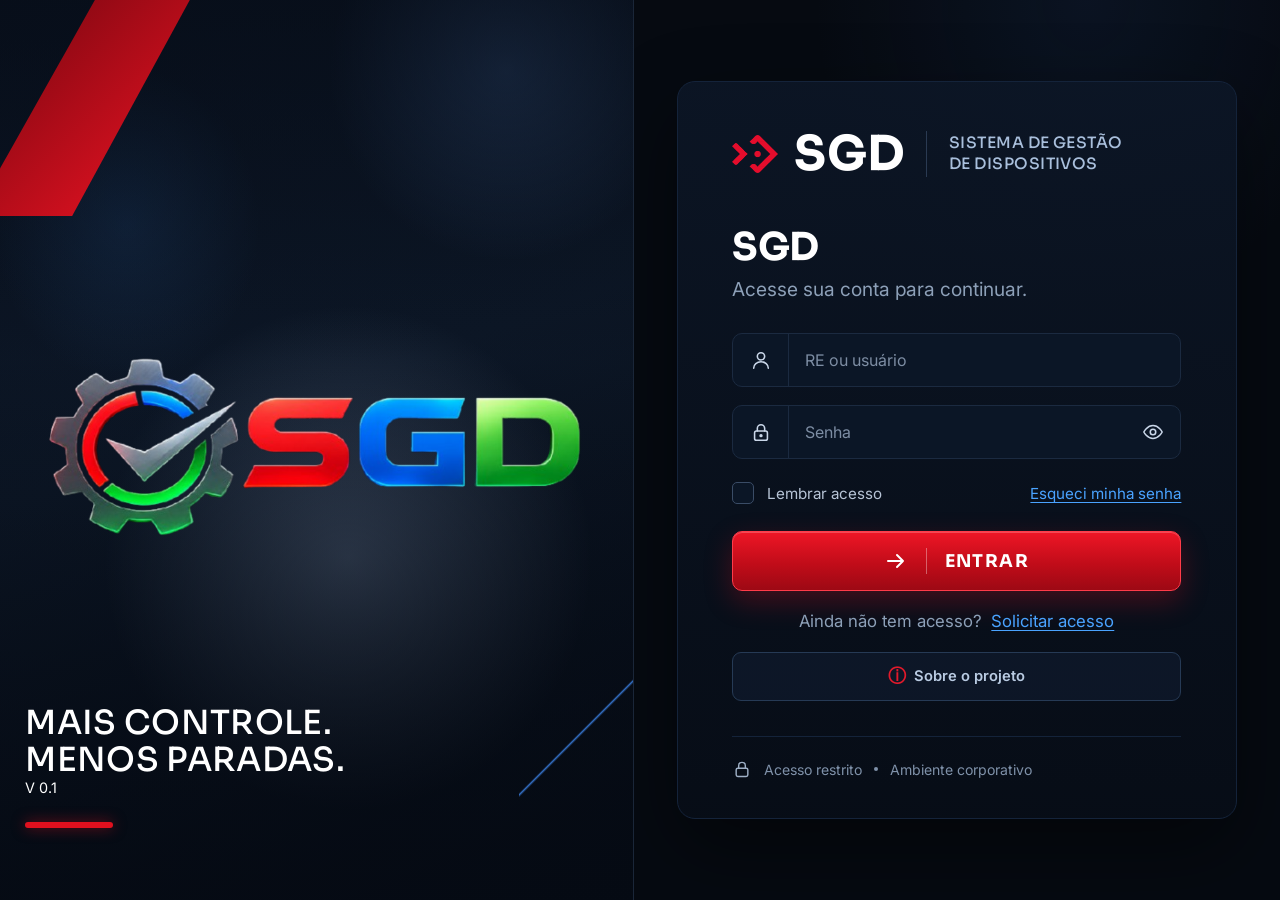
<file: src/pages/corretiva.html>
<!DOCTYPE html><html lang="pt-BR"><head><meta charset="UTF-8"><meta name="viewport" content="width=device-width, initial-scale=1"><title>SGD • Corretiva</title><link rel="preconnect" href="https://fonts.googleapis.com"><link href="https://fonts.googleapis.com/css2?family=Exo+2:ital,wght@1,800&family=Inter:wght@400;500;600;700&family=Sora:wght@500;600;700&display=swap" rel="stylesheet"><link rel="stylesheet" href="../styles/global.css"><link rel="stylesheet" href="../styles/laudos-lista.css"></head><body class="t-red" data-tipo="corretiva"><div class="app"><aside class="side" id="side"></aside><div><header class="top" id="top"></header><main>
 <a class="back" href="inicio.html"><span data-ic="back"></span>Laudos</a>
 <div class="head"><span class="badge-ic" data-ic="wrench"></span><div><h1>Corretiva</h1><p class="sub">Confira os laudos corretivos em andamento e gerencie novos registros.</p></div><span class="sp"></span><a class="btn pri" id="novo" href="corretiva-novo.html"><span data-ic="plus"></span>Novo laudo</a></div>
 <p class="banner" id="aviso" role="status" hidden></p>
 <section class="stats">
  <div class="stat"><span data-ic="file"></span><div><small>Em andamento</small><b id="sAnd">0</b></div></div>
  <div class="stat"><span data-ic="clock"></span><div><small>Aguardando gestão aprovar</small><b id="sPend">0</b></div></div>
  <div class="stat"><span data-ic="warn"></span><div><small>Refazer laudo</small><b id="sRedo">0</b></div></div>
  <div class="stat"><span data-ic="target"></span><div><small>Aprovados</small><b id="sApr">0</b></div></div>
  <div class="stat"><div><small>Fila de laudos</small><b id="sUso">0%</b><small id="sUsoTxt"></small></div></div>
 </section>
 <div class="head"><h2>Meus laudos <span class="pill pill--count" id="n">0</span></h2><span class="sp"></span>
  <label class="search"><span data-ic="search"></span><input id="q" placeholder="Buscar por número do dispositivo ou produto…" aria-label="Buscar"></label></div>
 <div class="tw"><table><thead><tr><th>Número do Dispositivo</th><th>Produto</th><th>Tipo</th><th>Última atualização</th><th>Status</th><th>Ações</th></tr></thead><tbody id="rows"></tbody></table></div>
</main></div></div><script src="../services/auth.js"></script><script src="../services/laudos.js"></script><script src="../services/tipos.js"></script><script src="../js/layout.js"></script><script src="../js/lista-laudos.js"></script></body></html>
</file>
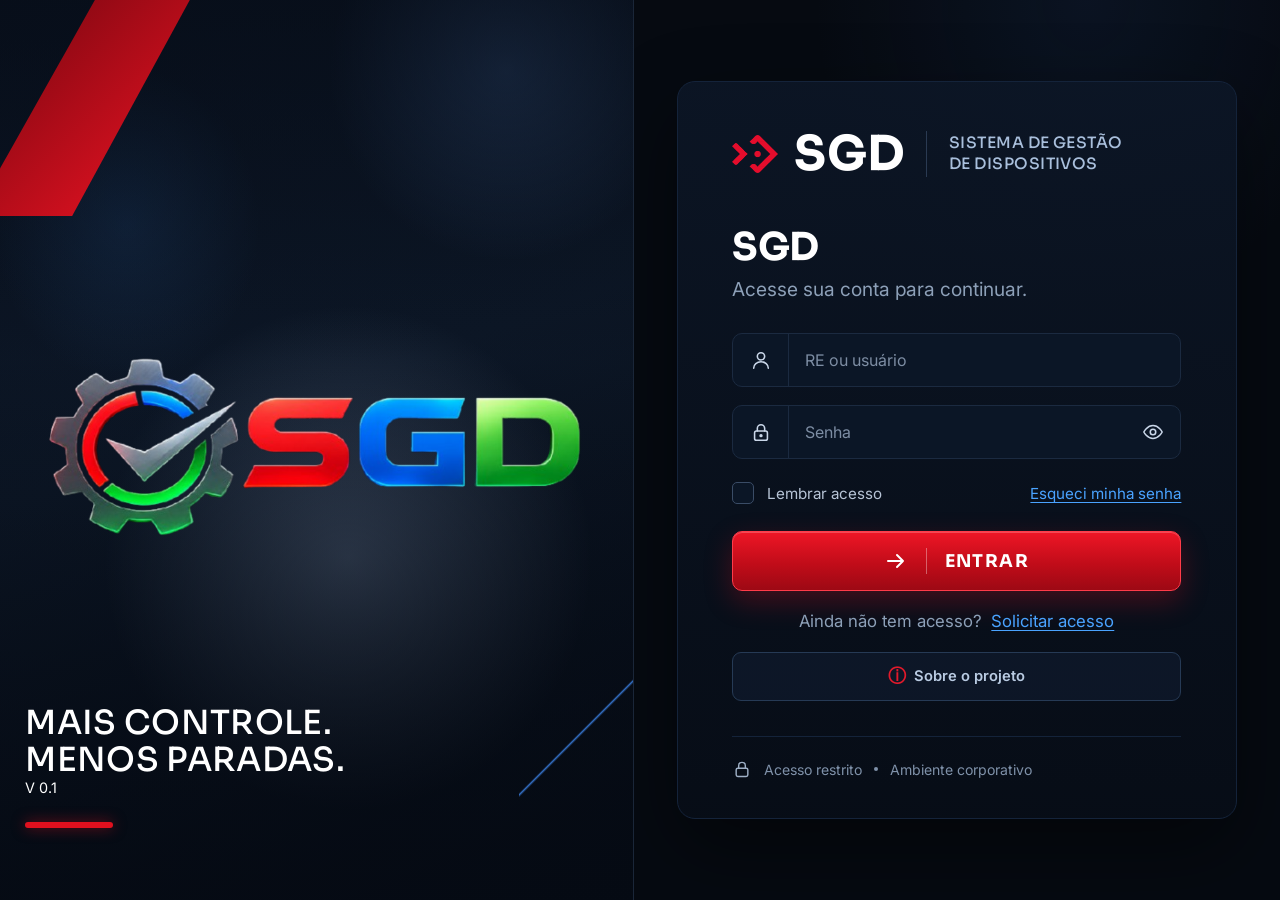
<file: src/pages/dispositivo.html>
<!DOCTYPE html><html lang="pt-BR"><head><meta charset="UTF-8"><meta name="viewport" content="width=device-width, initial-scale=1"><title>SGD • Dispositivo</title><link rel="preconnect" href="https://fonts.googleapis.com"><link href="https://fonts.googleapis.com/css2?family=Exo+2:ital,wght@1,800&family=Inter:wght@400;500;600;700&family=Sora:wght@500;600;700&display=swap" rel="stylesheet"><link rel="stylesheet" href="../styles/global.css"><link rel="stylesheet" href="../styles/laudos-lista.css"><link rel="stylesheet" href="../styles/dispositivos.css"><link rel="stylesheet" href="../styles/dispositivo.css"></head><body class="t-red"><div class="app"><aside class="side" id="side"></aside><div><header class="top" id="top"></header><main id="m"></main>
</div></div><script src="../services/auth.js"></script><script src="../services/laudos.js"></script><script src="../services/tipos.js"></script><script src="../js/layout.js"></script><script src="../services/dispositivos.js"></script>
<script>
SGD.shell('dispositivos');
const esc=SGD.esc,m=document.getElementById('m'),d=Dispositivos.obter(new URLSearchParams(location.search).get('cod')||'');
const dia=v=>v?(/^\d{4}-\d{2}-\d{2}$/.test(v)?v.split('-').reverse().join('/'):new Date(v).toLocaleDateString('pt-BR')):'—';
const kv=(k,v)=>`<div><small>${k}</small><b>${esc(v||'—')}</b></div>`;
const ST={andamento:'Em andamento',pendente:'Aguardando aprovação',reprovado:'Refazer laudo',aprovado:'Aprovado',sem:'Sem laudo'};
const RES={a:'Aprovado',r:'Reprovado','':'—'};
const back='<a class="back" href="dispositivos.html"><span data-ic="back"></span>Dispositivos</a>';
if(!d){m.innerHTML=back+'<p class="banner">Dispositivo não encontrado.</p>'}
else{
 const L=d.lib,x=L?L.dados:{};
 // Novo laudo já com o código do dispositivo: desenho, medidas e checklist vêm dos laudos existentes (laudo-reuso.js)
 const novo=`<section class="card"><h2><span data-ic="plus"></span>Novo laudo deste dispositivo</h2><p class="sub card__lead">O desenho técnico, as medidas e o checklist já registrados serão preenchidos automaticamente.</p><div class="actions" style="justify-content:flex-start">${['liberacao','corretiva','preventiva'].map(t=>`<a class="btn" href="${t}-novo.html?cod=${encodeURIComponent(d.cod)}"><span data-ic="plus"></span>Laudo de ${Laudos.TIPOS[t]}</a>`).join('')}</div></section>`;
 const aprov=d.laudos.filter(l=>l.status==='aprovado'&&l.decisao); // histórico só mostra os aprovados
 const lib=L?`<section class="card"><h2><span data-ic="file"></span>Laudo de liberação vigente <span class="pill pill--ok">Aprovado</span></h2>
  <div class="kv">${kv('Data da validação',dia(x.data))}${kv('Ordem de serviço',x.os)}${kv('Conferente',x.conferente)}${kv('Responsável projeto',x.resp_projeto)}${kv('Responsável fabricação',x.resp_fab)}${kv('Preenchido por',L.autorNome)}${kv('Aprovado por',L.decisao.por)}${kv('Aprovado em',new Date(L.decisao.em).toLocaleString('pt-BR',{dateStyle:'short',timeStyle:'short'}))}</div>
  <h3 class="sec">Medidas / especificações</h3><div class="tw"><table><thead><tr><th>Nº</th><th>Descrição</th><th>Especificação</th><th>Mínimo</th><th>Máximo</th><th>Método / instrumento</th><th>Medição</th><th>Resultado</th></tr></thead><tbody>${(x.medidas||[]).map((r,i)=>`<tr><td>${i+1}</td><td>${esc(r.desc)||'—'}</td><td>${esc(r.espec)||'—'}</td><td>${esc(r.min)||'—'}</td><td>${esc(r.max)||'—'}</td><td>${esc(r.metodo)||'—'}</td><td>${esc(r.medicao)||'—'}</td><td>${RES[r.res||'']}</td></tr>`).join('')||'<tr><td colspan="8" class="empty">Sem medidas registradas.</td></tr>'}</tbody></table></div>
  <h3 class="sec">Checklist</h3><div class="tw"><table><thead><tr><th>Nº</th><th>Descrição</th><th>Resultado</th></tr></thead><tbody>${(x.checklist||[]).map((r,i)=>`<tr><td>${i+1}</td><td>${esc(r.desc)}</td><td>${esc(r.res)}</td></tr>`).join('')||'<tr><td colspan="3" class="empty">Sem itens.</td></tr>'}</tbody></table></div></section>`
 :'<p class="banner">Este dispositivo ainda não tem laudo de liberação aprovado pela gerência.</p>';
 const hist=`<section class="card"><h2><span data-ic="clock"></span>Histórico de laudos aprovados</h2><div class="tw"><table><thead><tr><th>Aprovado em</th><th>Tipo</th><th>O.S.</th><th>Responsável</th><th>Aprovado por</th><th>Laudo</th></tr></thead><tbody>${aprov.map(l=>`<tr><td>${new Date(l.decisao.em).toLocaleString('pt-BR',{dateStyle:'short',timeStyle:'short'})}</td><td style="text-transform:capitalize">${esc(Laudos.TIPOS[l.tipo])}</td><td>${esc(l.dados.os)||'—'}</td><td>${esc(l.autorNome)}</td><td>${esc(l.decisao.por)}</td><td><a class="dmp-link" href="${l.tipo}-novo.html?id=${l.id}">Visualizar</a></td></tr>`).join('')||'<tr><td colspan="6" class="empty">Nenhum laudo aprovado ainda.</td></tr>'}</tbody></table></div></section>`;
 m.innerHTML=back+`<div class="head"><div><h1>${esc(d.cod)}</h1><p class="sub">${esc(d.desc)} · ${esc(d.produto)}</p></div><span class="sp"></span>${Tipos.pill(d.tipo)}</div>
  <section class="stats">
   <div class="stat"><span data-ic="clock"></span><div><small>Última atualização</small><b class="sm">${esc(d.upd)}</b></div></div>
   <div class="stat"><span data-ic="target"></span><div><small>Status</small><b class="sm">${ST[d.status]}</b></div></div>
   <div class="stat"><span data-ic="cal"></span><div><small>Próxima preventiva</small><b class="sm">${esc(d.prox)}</b></div></div>
   <div class="stat"><span data-ic="file"></span><div><small>Laudos aprovados</small><b class="sm">${aprov.length}</b></div></div>
  </section>
  <section class="card"><h2><span data-ic="grid"></span>Informações do dispositivo</h2><div class="kv">${kv('Número do Dispositivo',d.cod)}${kv('Descrição',d.desc)}${kv('Produto',d.produto)}${kv('Responsável',d.resp)}<div><small>Tipo</small>${Tipos.pill(d.tipo)}</div>${kv('Última atualização',d.upd)}</div></section>`+novo+lib+hist;
 document.querySelectorAll('#m [data-ic]').forEach(e=>e.innerHTML=SGD.ic(e.dataset.ic));
}
</script>
</body></html>
</file>
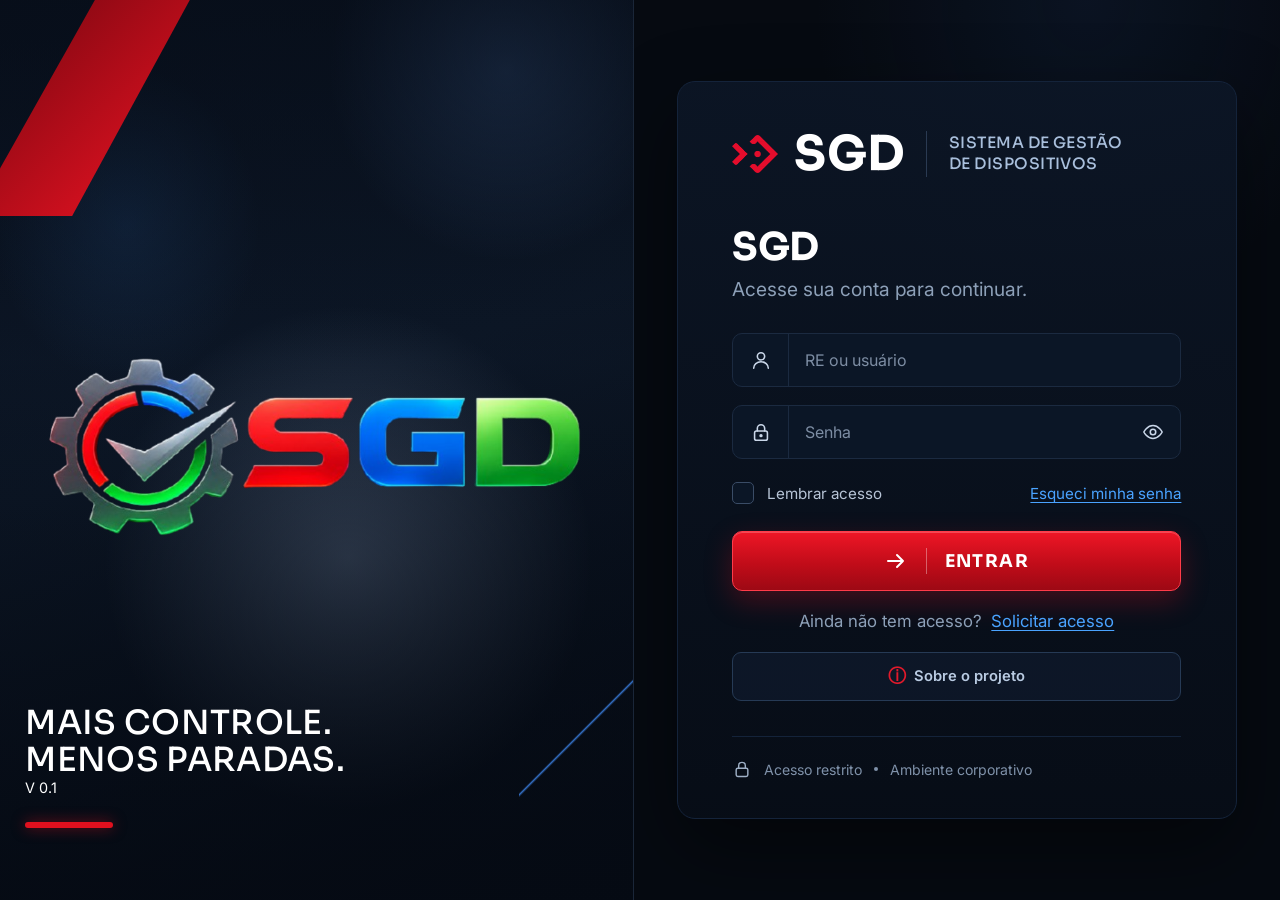
<file: src/pages/dispositivos.html>
<!DOCTYPE html>
<html lang="pt-BR">

<head>
  <meta charset="UTF-8">
  <meta name="viewport" content="width=device-width, initial-scale=1">
  <title>SGD • Dispositivos</title>
  <link rel="preconnect" href="https://fonts.googleapis.com">
  <link
    href="https://fonts.googleapis.com/css2?family=Exo+2:ital,wght@1,800&family=Inter:wght@400;500;600;700&family=Sora:wght@500;600;700&display=swap"
    rel="stylesheet">
  <link rel="stylesheet" href="../styles/global.css">
  <link rel="stylesheet" href="../styles/dispositivos.css">
</head>

<body class="t-red">
  <div class="app">
    <aside class="side" id="side"></aside>
    <div>
      <header class="top" id="top"></header>
      <main>
        <div class="head">
          <div>
            <h1>Dispositivos</h1>
            <p class="sub">Lista completa de dispositivos cadastrados no sistema.</p>
          </div><span class="sp"></span>
          <label class="search"><span data-ic="search"></span><input id="q"
              placeholder="Buscar por número do dispositivo, produto, responsável, tipo, laudos, atualização ou status…" aria-label="Buscar"></label>
          <select id="fTipo" aria-label="Filtrar por tipo"></select>
          <select id="fStatus" aria-label="Filtrar por status">
            <option value="">Todos os status</option>
            <option value="andamento">Em andamento</option>
            <option value="pendente">Aguardando aprovação</option>
            <option value="reprovado">Refazer laudo</option>
            <option value="aprovado">Aprovado</option>
            <option value="sem">Sem laudo</option>
          </select>
        </div>
        <section class="stats">
          <div class="stat"><span data-ic="file"></span>
            <div><small>Total de dispositivos</small><b id="tot">0</b></div>
          </div>
        </section>
        <div class="tw">
          <table>
            <thead>
              <tr>
                <th>Número do Dispositivo</th>
                <th>Produto</th>
                <th>Responsável</th>
                <th>Tipo</th>
                <th>Laudos aprovados</th>
                <th>Última atualização</th>
                <th>Status</th>
              </tr>
            </thead>
            <tbody id="rows"></tbody>
          </table>
        </div>
        <p class="sub" id="cnt"></p>
      </main>
    </div>
  </div>
  <script src="../services/auth.js"></script>
  <script src="../services/laudos.js"></script>
  <script src="../services/tipos.js"></script>
  <script src="../js/layout.js"></script>
  <script src="../services/dispositivos.js"></script>
  <script>
    SGD.shell('dispositivos');
    const ST = {
      andamento: 'Em andamento',
      pendente: 'Aguardando aprovação',
      reprovado: 'Refazer laudo',
      aprovado: 'Aprovado',
      sem: 'Sem laudo'
    }, esc = SGD.esc;
    // Laudos: sigla, nome, tipo interno e rótulo usado na busca
    const LAUDOS = [
      { k: 'lib', t: 'liberacao', nome: 'liberação' },
      { k: 'cor', t: 'corretiva', nome: 'corretiva' },
      { k: 'pre', t: 'preventiva', nome: 'preventiva' }
    ];
    const q = document.getElementById('q'), tb = document.getElementById('rows'), cnt = document.getElementById('cnt');
    const fTipo = document.getElementById('fTipo'), fStatus = document.getElementById('fStatus');
    q.value = new URLSearchParams(location.search).get('q') || '';

    // Filtro de tipo: "Todos os tipos" + tipos cadastrados (principais e extras)
    fTipo.innerHTML = '<option value="">Todos os tipos</option>' +
      Tipos.listar().map(t => `<option value="${esc(t.nome)}">${esc(t.nome)}</option>`).join('');

    // Clique na coluna Laudos: 1º clique mostra o status daquele laudo, 2º clique abre o laudo.
    const sel = {}; // cod -> 'liberacao' | 'corretiva' | 'preventiva'

    // Status exibido: do laudo escolhido na coluna Laudos ou, sem escolha, do laudo mais recente.
    function statusDe(d) {
      const t = sel[d.cod];
      if (!t) return { st: d.status, de: '' };
      const l = d.ultimoPorTipo[t];
      return { st: l ? l.status : 'sem', de: 'Laudo de ' + LAUDOS.find(x => x.t === t).nome };
    }

    const lb = (d, x) => {
      const n = d.cont[x.t], tem = !!d.ultimoPorTipo[x.t], on = sel[d.cod] === x.t;
      const dica = on
        ? (tem ? `Clique novamente para abrir o laudo de ${x.nome}` : `Este dispositivo não tem laudo de ${x.nome}. Clique novamente para criar um novo`)
        : `${n} laudo(s) de ${x.nome} aprovado(s). Clique para ver o status`;
      return `<button type="button" class="lb lb--${x.k}${tem ? '' : ' lb--off'}${on ? ' lb--on' : ''}" data-l="${x.t}" aria-pressed="${on}" title="${dica}">${x.k.toUpperCase()} ${n}</button>`;
    };

    function draw() {
      const t = q.value.trim().toLowerCase(), todos = Dispositivos.listar();
      const l = todos.filter(d => {
        const s = statusDe(d);
        if (fTipo.value && String(d.tipo).toLowerCase() !== fTipo.value.toLowerCase()) return false;
        if (fStatus.value && s.st !== fStatus.value) return false;
        // A busca cobre todas as colunas da tabela
        const laudos = LAUDOS.map(x => `${x.k} ${d.cont[x.t]} ${x.nome} ${d.cont[x.t]} aprovado`).join(' ');
        return [d.cod, d.desc, d.produto, d.resp, d.tipo, laudos, d.upd, ST[s.st], s.de].join(' ').toLowerCase().includes(t);
      });
      document.getElementById('tot').textContent = todos.length;
      cnt.textContent = `Mostrando ${l.length} de ${todos.length} dispositivos`;
      tb.innerHTML = l.map(d => {
        const s = statusDe(d);
        return `<tr class="row" tabindex="0" data-c="${esc(d.cod)}"><td><div class="dev"><div><b>${esc(d.cod)}</b></div></div></td><td>${esc(d.produto)}</td><td>${esc(d.resp)}</td><td>${Tipos.pill(d.tipo)}</td><td><div class="lbs">${LAUDOS.map(x => lb(d, x)).join('')}</div></td><td>${esc(d.upd)}</td><td><span class="dot dot--${s.st}"></span>${ST[s.st]}${s.de ? `<small>${s.de}</small>` : ''}</td></tr>`
      }).join('') || '<tr><td colspan="7" class="empty">Nenhum dispositivo encontrado. Ajuste a busca ou os filtros.</td></tr>';
      renderStats(todos);
    }

    // Cartões por tipo: só os tipos que têm dispositivos, do mais para o menos usado
    function renderStats(todos) {
      const por = {};
      todos.forEach(d => { const k = String(d.tipo).toLowerCase(); por[k] = (por[k] || 0) + 1; });
      const tipos = Object.keys(por).map(k => ({ nome: (Tipos.obter(k) || {}).nome || k, n: por[k] }))
        .sort((a, b) => b.n - a.n);
      document.querySelectorAll('.stat--tipo').forEach(e => e.remove());
      document.querySelector('.stats').insertAdjacentHTML('beforeend', tipos.map(t =>
        `<div class="stat stat--tipo"><div><small style="color:${Tipos.cor(t.nome)}">${esc(t.nome)}</small><b>${t.n}</b><small>${Math.round(t.n / todos.length * 100)}%</small></div></div>`).join(''));
    }

    q.addEventListener('input', draw); fTipo.addEventListener('change', draw); fStatus.addEventListener('change', draw);
    draw();

    const abrir = r => { if (r) location.href = 'dispositivo.html?cod=' + encodeURIComponent(r.dataset.c) };
    tb.addEventListener('click', e => {
      const b = e.target.closest('.lb'), tr = e.target.closest('tr[data-c]');
      if (!tr) return;
      if (!b) return abrir(tr);
      const d = Dispositivos.obter(tr.dataset.c), t = b.dataset.l, nome = LAUDOS.find(x => x.t === t).nome;
      if (sel[d.cod] === t) {                     // 2º clique: abre o laudo direto
        const l = d.ultimoPorTipo[t];
        if (l) location.href = t + '-novo.html?id=' + encodeURIComponent(l.id);
        else if (confirm('Este dispositivo ainda não tem laudo de ' + nome + '.\n\nCriar um novo? O desenho técnico, as medidas e o checklist já registrados nos outros laudos deste dispositivo serão preenchidos automaticamente.'))
          location.href = t + '-novo.html?cod=' + encodeURIComponent(d.cod);
        return;
      }
      sel[d.cod] = t; draw();                     // 1º clique: mostra o status desse laudo
      const nb = tb.querySelector(`tr[data-c="${CSS.escape(d.cod)}"] .lb[data-l="${t}"]`); if (nb) nb.focus();
    });
    tb.addEventListener('keydown', e => { if (e.key === 'Enter' && !e.target.closest('.lb')) abrir(e.target.closest('tr[data-c]')) });
  </script>
</body>

</html>
</file>
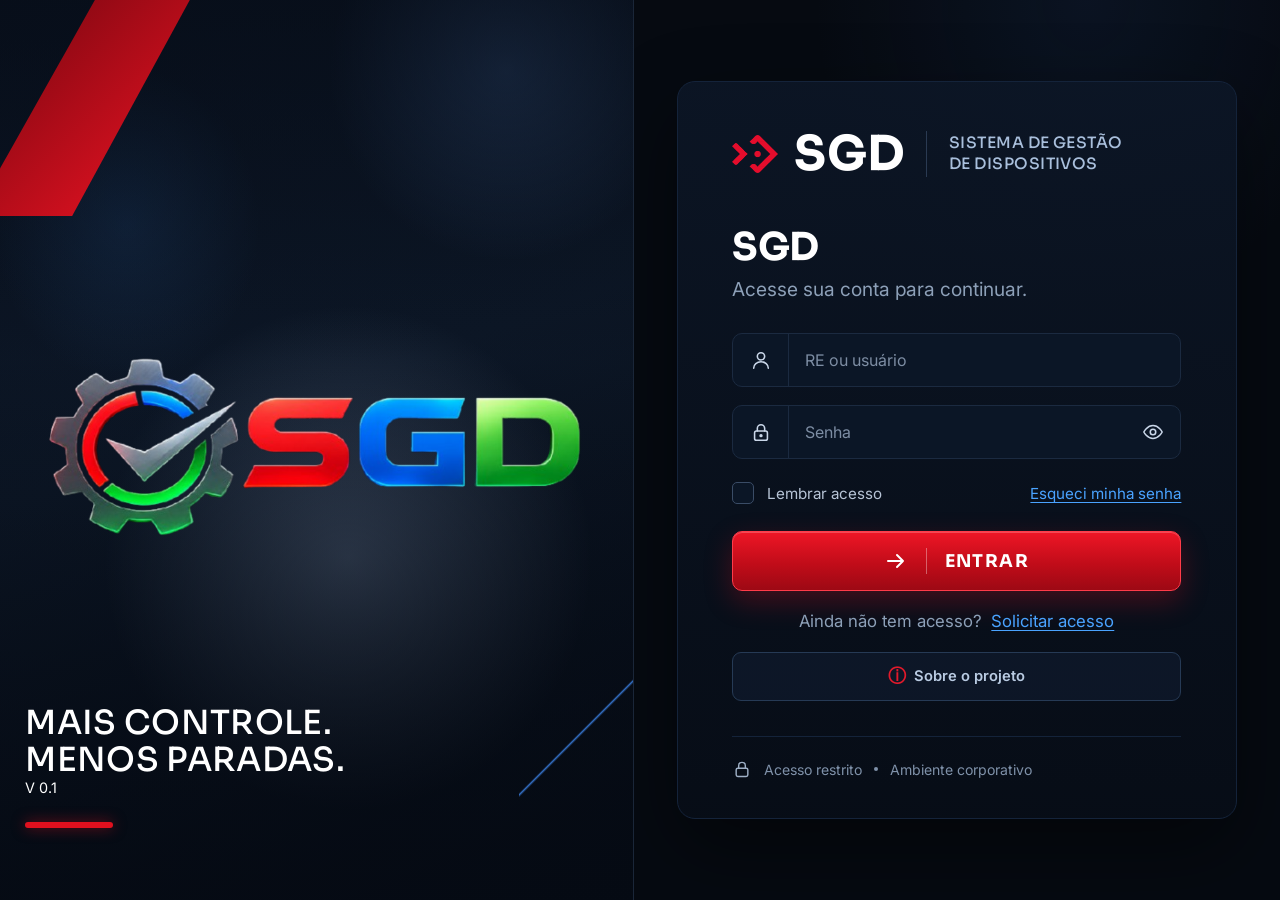
<file: src/pages/gestao-adm.html>
<!DOCTYPE html>
<html lang="pt-BR">
<head>
  <meta charset="UTF-8">
  <meta name="viewport" content="width=device-width, initial-scale=1">
  <title>SGD • Aprovação de laudos</title>
  <link rel="preconnect" href="https://fonts.googleapis.com">
  <link href="https://fonts.googleapis.com/css2?family=Exo+2:ital,wght@1,800&family=Inter:wght@400;500;600;700&family=Sora:wght@500;600;700&display=swap" rel="stylesheet">
  <link rel="stylesheet" href="../styles/global.css">
  <link rel="stylesheet" href="../styles/laudos-lista.css">
  <link rel="stylesheet" href="../styles/gestao-adm.css">
</head>
<body class="t-red" data-tipo="aprovacao">
<div class="app"><aside class="side" id="side"></aside><div><header class="top" id="top"></header>
<main>
  <div class="head"><span class="badge-ic" data-ic="file"></span><div><h1>Aprovação de laudos</h1><p class="sub">Laudos concluídos pelos usuários aguardam a sua resposta. Aprove ou reprove com motivo; reprovados voltam ao usuário como “Refazer laudo”.</p></div></div>

  <section class="card">
    <div class="head head--flush">
      <h2>Laudos enviados <span class="pill pill--count" id="nPend">0</span></h2><span class="sp"></span>
      <div class="filters">
        <select id="filtro" aria-label="Filtrar por status">
          <option value="pendente">Aguardando aprovação</option><option value="reprovado">Reprovados (refazer)</option>
          <option value="aprovado">Aprovados</option><option value="andamento">Em andamento</option><option value="todos">Todos</option>
        </select>
        <select id="fTipo" aria-label="Filtrar por tipo de dispositivo"></select>
        <select id="fLaudo" aria-label="Filtrar por tipo de laudo"></select>
        <label class="search"><span data-ic="search"></span><input id="busca" type="search" placeholder="Buscar O.S., número do dispositivo, responsável, tipo, produto, datas, status ou custos…" aria-label="Buscar laudos"></label>
      </div>
    </div>

    <div class="tw mt"><table>
      <thead><tr>
        <th>O.S.</th><th>Código do Dispositivo</th><th>Responsável</th><th>Tipo de dispositivo</th><th>Tipo de laudo</th><th>Data inicial</th><th>Data final</th><th>Produto</th><th>Última atualização</th><th>Status</th><th>Custo material</th><th>Custo mão de obra</th><th>Selecionar</th>
      </tr></thead>
      <tbody id="laudos"></tbody>
    </table></div>

    <div class="approval-footer">
      <span class="approval-count" id="contador">0 laudos selecionados</span><span class="sp"></span>
      <button class="btn" id="reprovar" type="button">Reprovar selecionados</button>
      <button class="btn pri" id="aprovar" type="button">Aprovar selecionados</button>
    </div>
  </section>

  <section class="card" id="usuariosCard">
    <div class="head head--flush">
      <div><h2>Solicitações de acesso <span class="pill pill--count" id="usuariosPendentes">0</span></h2>
        <br>
      <p class="sub card__lead">Confira os dados e defina o perfil que será concedido antes de liberar o usuário.</p></div>
    </div>
    <div class="tw mt"><table>
      <thead><tr><th>Nome</th><th>RE</th><th>Perfil solicitado</th><th>Data</th><th>Perfil autorizado</th><th>Ação</th></tr></thead>
      <tbody id="solicitacoesUsuarios"></tbody>
    </table></div>
  </section>

  <section class="card" id="tiposCard">
    <h2><span data-ic="grid"></span>Tipos de dispositivo</h2>
    <p class="sub card__lead">Cada tipo tem uma cor própria, usada em todas as telas. Só a gestão cria novos tipos.</p>
    <div class="tipos" id="tiposLista"></div>
    <form class="tipo-form" id="tipoForm" autocomplete="off">
      <div class="f"><label for="tipoNome">Novo tipo</label><input id="tipoNome" maxlength="30" placeholder="Ex.: Gabarito de controle"></div>
      <div class="f"><label for="tipoCor">Cor</label><input id="tipoCor" type="color" aria-label="Cor do tipo"></div>
      <button class="btn pri" type="submit">Adicionar tipo</button>
    </form>
  </section>
  <section class="card" id="produtosCard">
    <h2><span data-ic="grid"></span>Produtos</h2>
    <p class="sub card__lead">Lista usada no campo “Produto” dos laudos de liberação, corretiva e preventiva. Só a gestão adiciona novos produtos.</p>
    <div class="tipos" id="produtosLista"></div>
    <form class="tipo-form" id="produtoForm" autocomplete="off">
      <div class="f"><label for="produtoNome">Novo produto</label><input id="produtoNome" maxlength="40" placeholder="Ex.: Plataforma Traseira"></div>
      <button class="btn pri" type="submit">Adicionar produto</button>
    </form>
  </section>
</main>
</div></div>

<dialog id="dlg">
  <form id="fdlg" method="dialog">
    <h2>Reprovar laudo(s)</h2>
    <p class="sub">O usuário verá este motivo e o laudo voltará para a lista dele como “Refazer documento”.</p>
    <div class="f"><label for="motivo">Motivo da reprovação <i>*</i></label><textarea id="motivo" maxlength="500" placeholder="Explique o que precisa ser corrigido…"></textarea></div>
    <div class="actions"><button class="btn" value="cancel" formnovalidate>Cancelar</button><button class="btn pri" id="okRep" type="button">Reprovar</button></div>
  </form>
</dialog>

<script src="../services/auth.js"></script>
<script src="../services/laudos.js"></script>
<script src="../services/tipos.js"></script>
<script src="../services/produtos.js"></script>
<script src="../js/layout.js"></script>
<script>
SGD.shell('gestao-adm');
if (!Auth.sessao().admin) location.replace('inicio.html'); // só a gestão acessa esta tela

const $ = (s) => document.querySelector(s), tb = $('#laudos'), esc = SGD.esc;

// Solicitações de novos usuários: a aprovação pode conceder perfil diferente do solicitado.
const perfis = Auth.PERFIS;
function desenharSolicitacoes() {
  const lista = Auth.listarSolicitacoes();
  const pendentes = lista.filter((s) => s.status === 'pendente');
  $('#usuariosPendentes').textContent = pendentes.length;
  $('#solicitacoesUsuarios').innerHTML = pendentes.length ? pendentes.map((s) => `
    <tr>
      <td>${esc(s.nome)}</td><td>${esc(s.re)}</td>
      <td>${esc(s.perfilSolicitado)}</td>
      <td>${new Date(s.solicitadoEm).toLocaleDateString('pt-BR')}</td>
      <td><select class="perfil-autorizado" data-id="${esc(s.id)}" aria-label="Perfil autorizado para ${esc(s.nome)}">
        ${perfis.map((p) => `<option value="${esc(p)}" ${p === s.perfilSolicitado ? 'selected' : ''}>${esc(p)}</option>`).join('')}
      </select></td>
      <td><button type="button" class="btn pri usuario-aprovar" data-id="${esc(s.id)}">Aprovar</button>
      <button type="button" class="btn usuario-recusar" data-id="${esc(s.id)}">Recusar</button></td>
    </tr>`).join('') : '<tr><td colspan="6" class="empty">Nenhuma solicitação pendente.</td></tr>';
}
$('#solicitacoesUsuarios').addEventListener('click', (e) => {
  const aprovar = e.target.closest('.usuario-aprovar');
  const recusar = e.target.closest('.usuario-recusar');
  if (!aprovar && !recusar) return;
  const id = (aprovar || recusar).dataset.id;
  try {
    if (aprovar) {
      const seletor = document.querySelector(`.perfil-autorizado[data-id="${CSS.escape(id)}"]`);
      Auth.decidirSolicitacao(id, true, seletor.value);
      SGD.toast('Usuário aprovado e acesso liberado.');
    } else {
      if (!confirm('Deseja realmente recusar esta solicitação?')) return;
      Auth.decidirSolicitacao(id, false);
      SGD.toast('Solicitação recusada.');
    }
    desenharSolicitacoes();
  } catch (err) { SGD.toast(err.message || 'Não foi possível concluir a ação.', 4500); }
});
desenharSolicitacoes();
const PILL = { andamento: 'info', pendente: 'pend', reprovado: 'redo', aprovado: 'ok' };
const dia = (iso) => (iso ? new Date(iso).toLocaleDateString('pt-BR') : '—');
const dh = (iso) => (iso ? new Date(iso).toLocaleString('pt-BR', { dateStyle: 'short', timeStyle: 'short' }).replace(',', '') : '—');
const moeda = (v) => (v == null ? '' : Number(v).toLocaleString('pt-BR', { minimumFractionDigits: 2 }));
const marcados = () => [...tb.querySelectorAll('.sel:checked')].map((i) => i.value);

function contar() {
  const n = marcados().length;
  $('#contador').textContent = n + (n === 1 ? ' laudo selecionado' : ' laudos selecionados');
}

// Filtros de tipo de dispositivo e de tipo de laudo
$('#fTipo').innerHTML = '<option value="">Todos os tipos de dispositivo</option>' +
  Tipos.listar().map((t) => `<option value="${esc(t.nome)}">${esc(t.nome)}</option>`).join('');
$('#fLaudo').innerHTML = '<option value="">Todos os tipos de laudo</option>' +
  Object.entries(Laudos.TIPOS).map(([k, v]) => `<option value="${k}">${esc(v)}</option>`).join('');

const campoCusto = (x, k, rotulo) => {
  const v = (x.custos || {})[k];
  return `<input class="custo" type="number" min="0" step="0.01" inputmode="decimal" placeholder="0,00" data-id="${x.id}" data-k="${k}" value="${v == null ? '' : v}" aria-label="${rotulo} do laudo ${esc(x.dados.codigo)}">`;
};

function linha(x) {
  return `<tr>
    <td>${esc(x.dados.os || '—')}</td>
    <td><a class="dmp-link" href="${x.tipo}-novo.html?id=${x.id}" title="Abrir laudo (somente leitura)">${esc(x.dados.codigo || '—')}</a></td>
    <td>${esc(x.autorNome)}</td><td>${Tipos.pill(x.dados.tipo)}</td><td style="text-transform:capitalize">${esc(Laudos.TIPOS[x.tipo])}</td>
    <td>${dia(x.criado)}</td><td>${dia(x.enviado)}</td><td>${esc(x.dados.produto || '—')}</td><td>${dh(x.atualizado)}</td>
    <td><span class="pill pill--${PILL[x.status]}">${Laudos.STATUS[x.status]}</span>${x.status === 'reprovado' ? `<small title="${esc((x.decisao || {}).motivo)}">${esc((x.decisao || {}).motivo)}</small>` : ''}</td>
    <td><span class="moeda">R$</span>${campoCusto(x, 'material', 'Custo material')}</td><td><span class="moeda">R$</span>${campoCusto(x, 'mao_obra', 'Custo de mão de obra')}</td>
    <td><input class="sel" type="checkbox" value="${x.id}" aria-label="Selecionar laudo ${esc(x.dados.codigo)}" ${x.status === 'pendente' ? '' : 'disabled title="Disponível apenas para laudos aguardando aprovação"'}></td></tr>`;
}

// A busca cobre todas as colunas da tabela
const textoBusca = (x) => [x.dados.os, x.dados.codigo, x.autorNome, x.dados.tipo, Laudos.TIPOS[x.tipo], dia(x.criado), dia(x.enviado),
  x.dados.produto, dh(x.atualizado), Laudos.STATUS[x.status], (x.decisao || {}).motivo,
  (x.custos || {}).material, moeda((x.custos || {}).material), (x.custos || {}).mao_obra, moeda((x.custos || {}).mao_obra)].join(' ').toLowerCase();

function draw() {
  const st = $('#filtro').value, t = $('#busca').value.trim().toLowerCase(), ft = $('#fTipo').value.toLowerCase(), fl = $('#fLaudo').value;
  const todos = Laudos.todosGestao();
  $('#nPend').textContent = todos.filter((x) => x.status === 'pendente').length;
  const l = todos.filter((x) => (st === 'todos' || x.status === st) && (!fl || x.tipo === fl) &&
    (!ft || String(x.dados.tipo || '').toLowerCase() === ft) && textoBusca(x).includes(t))
    .sort((a, b) => b.atualizado.localeCompare(a.atualizado));
  tb.innerHTML = l.map(linha).join('') || '<tr><td colspan="13" class="empty">Nenhum laudo neste filtro.</td></tr>';
  contar();
}

// Custos: salva ao sair do campo (sem redesenhar a tabela, para não perder o foco)
tb.addEventListener('change', (e) => {
  const i = e.target.closest('.custo');
  if (!i) return contar();
  const tr = i.closest('tr'), v = (k) => tr.querySelector(`.custo[data-k="${k}"]`).value;
  try { Laudos.definirCustos(i.dataset.id, v('material'), v('mao_obra')); i.classList.remove('bad'); SGD.toast('Custo salvo'); }
  catch (err) { i.classList.add('bad'); SGD.toast(err.message, 4500); }
});
$('#filtro').addEventListener('change', draw); $('#fTipo').addEventListener('change', draw); $('#fLaudo').addEventListener('change', draw);
$('#busca').addEventListener('input', draw);

$('#aprovar').onclick = () => {
  const ids = marcados(); if (!ids.length) return SGD.toast('Selecione ao menos um laudo aguardando aprovação.');
  try { const n = Laudos.decidir(ids, true); SGD.toast(n + (n === 1 ? ' laudo aprovado' : ' laudos aprovados')); draw(); } catch (e) { SGD.toast(e.message, 4500); }
};
$('#reprovar').onclick = () => {
  if (!marcados().length) return SGD.toast('Selecione ao menos um laudo aguardando aprovação.');
  $('#motivo').value = ''; $('#motivo').classList.remove('bad'); $('#dlg').showModal(); $('#motivo').focus();
};
$('#okRep').onclick = () => {
  const m = $('#motivo');
  try { const n = Laudos.decidir(marcados(), false, m.value); $('#dlg').close(); SGD.toast(n + (n === 1 ? ' laudo devolvido para refazer' : ' laudos devolvidos para refazer')); draw(); }
  catch (e) { m.classList.add('bad'); SGD.toast(e.message, 4500); }
};
draw();

/* ---- Tipos de dispositivo (somente gestão) ---- */
function drawTipos() {
  $('#tiposLista').innerHTML = Tipos.listar().map((t) =>
    `<span class="tipo-item">${Tipos.pill(t.nome)}${t.padrao ? '' : `<button type="button" class="btn-icon" data-rm="${esc(t.nome)}" aria-label="Remover tipo ${esc(t.nome)}" title="Remover tipo">${SGD.ic('trash')}</button>`}</span>`).join('');
  $('#tipoCor').value = Tipos.sugerirCor();
}
$('#tipoForm').addEventListener('submit', (e) => {
  e.preventDefault();
  try { const t = Tipos.adicionar($('#tipoNome').value, $('#tipoCor').value); $('#tipoNome').value = ''; drawTipos(); SGD.toast('Tipo “' + t.nome + '” adicionado'); }
  catch (err) { SGD.toast(err.message, 4500); }
});
$('#tiposLista').addEventListener('click', (e) => {
  const b = e.target.closest('[data-rm]'); if (!b) return;
  if (!confirm('Remover o tipo “' + b.dataset.rm + '”? Dispositivos e laudos que já usam esse tipo continuam com o nome, mas ficam com a cor neutra.')) return;
  try { Tipos.remover(b.dataset.rm); drawTipos(); SGD.toast('Tipo removido'); } catch (err) { SGD.toast(err.message, 4500); }
});
drawTipos();

/* ---- Produtos (somente gestão) ---- */
function drawProdutos() {
  $('#produtosLista').innerHTML = Produtos.listar().map((p) =>
    `<span class="tipo-item"><span class="pill" style="--pill:#5b6b82">${esc(p.nome)}</span>${p.padrao ? '' : `<button type="button" class="btn-icon" data-rm="${esc(p.nome)}" aria-label="Remover produto ${esc(p.nome)}" title="Remover produto">${SGD.ic('trash')}</button>`}</span>`).join('');
}
$('#produtoForm').addEventListener('submit', (e) => {
  e.preventDefault();
  try { const n = Produtos.adicionar($('#produtoNome').value); $('#produtoNome').value = ''; drawProdutos(); SGD.toast('Produto “' + n + '” adicionado'); }
  catch (err) { SGD.toast(err.message, 4500); }
});
$('#produtosLista').addEventListener('click', (e) => {
  const b = e.target.closest('[data-rm]'); if (!b) return;
  if (!confirm('Remover o produto “' + b.dataset.rm + '”? Laudos que já usam esse produto continuam com o nome.')) return;
  try { Produtos.remover(b.dataset.rm); drawProdutos(); SGD.toast('Produto removido'); } catch (err) { SGD.toast(err.message, 4500); }
});
drawProdutos();
</script>
</body>
</html>
</file>
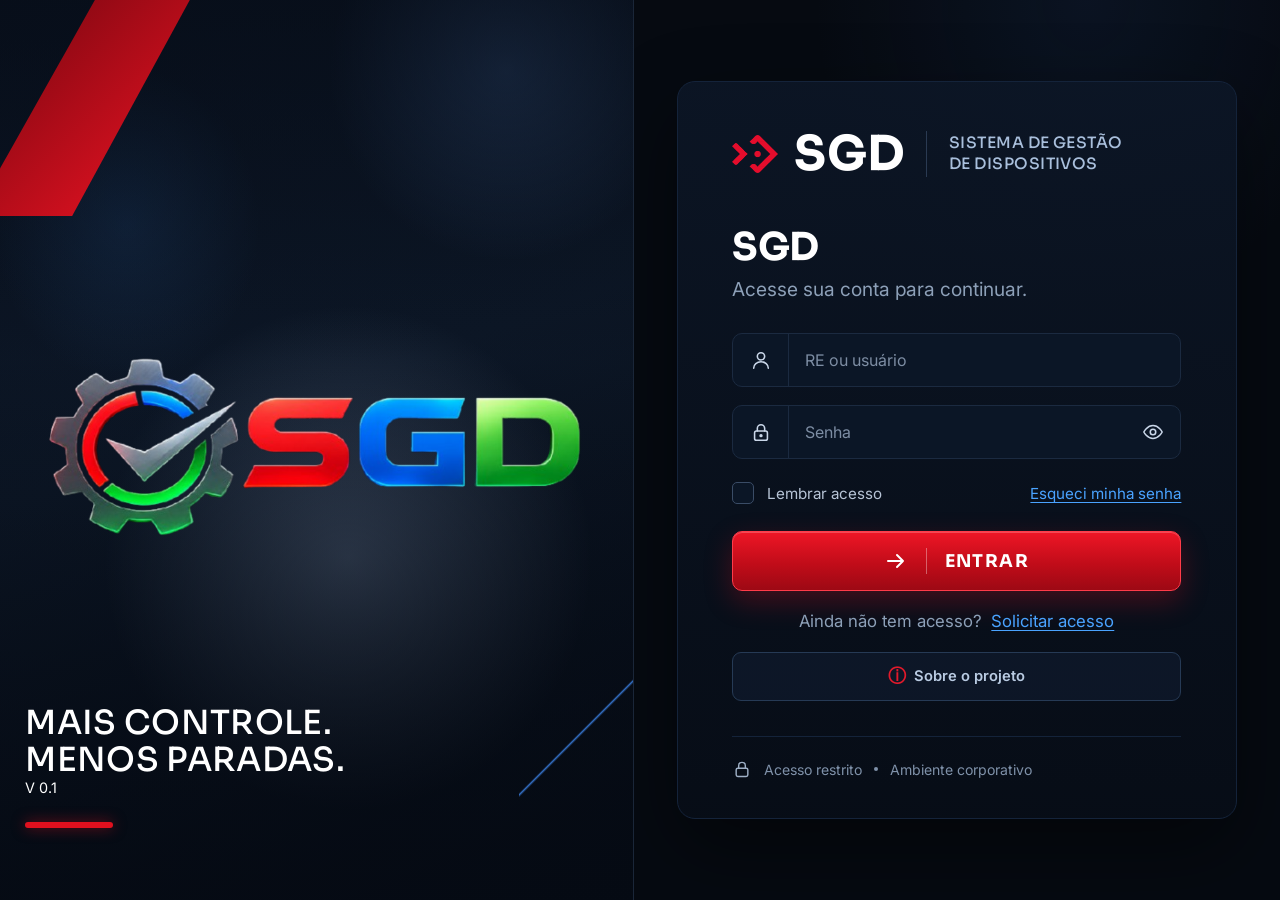
<file: src/pages/inicio.html>
<!DOCTYPE html>
<html lang="pt-BR">

<head>
    <meta charset="UTF-8">
    <meta name="viewport" content="width=device-width, initial-scale=1">
    <title>SGD • Início</title>
    <link rel="preconnect" href="https://fonts.googleapis.com">
    <link
        href="https://fonts.googleapis.com/css2?family=Exo+2:ital,wght@1,800&family=Inter:wght@400;500;600;700&family=Sora:wght@500;600;700&display=swap"
        rel="stylesheet">
    <link rel="stylesheet" href="../styles/global.css">
    <link rel="stylesheet" href="../styles/inicio.css">
</head>

<body class="t-red">
    <div class="app">
        <aside class="side" id="side"></aside>
        <div>
            <header class="top" id="top"></header>
            <main>
                <div class="head">
                    <div>
                        <h1>SGD</h1>
                        <p class="sub">Selecione o tipo de laudo que deseja registrar.</p>
                    </div><span class="sp"></span>
                    <label class="search"><span data-ic="search"></span><input id="q"
                            placeholder="Buscar por número do dispositivo, descrição ou projeto…"
                            aria-label="Buscar dispositivo"></label>
                </div>
                <section class="big">
                    <a class="big__card big__card--corretivo" href="corretiva.html"><span class="big__icon"
                            data-ic="wrench" ></span>
                        <h2>Laudo corretiva</h2>
                        <p>Registre a correção de falhas e indique a causa raiz para evitar a reincidência.</p>
                        <div class="big__count"><b data-cnt="corretiva">0</b><span>na fila · máx. 5</span></div>
                    </a>
                    <a class="big__card big__card--preventivo" href="preventiva.html"><span class="big__icon"
                            data-ic="cal"></span>
                        <h2>Laudo preventiva</h2>
                        <p>Realize a manutenção conforme o checklist específico de cada dispositivo.</p>
                        <div class="big__count"><b data-cnt="preventiva">0</b><span>na fila · máx. 5</span></div>
                    </a>
                    <a class="big__card big__card--liberacao" href="liberacao.html"><span class="big__icon"
                            data-ic="file"></span>
                        <h2>Laudo liberação</h2>
                        <p>Confirme as medidas críticas, checklist e libere o dispositivo para uso.</p>
                        <div class="big__count"><b data-cnt="liberacao">0</b><span>na fila · máx. 5</span></div>
                    </a>
                </section>
                <section class="stats">
                    <div class="stat"><span data-ic="target"></span>
                        <div><small>Dispositivos cadastrados</small><b id="nDev"></b></div>
                    </div>
                    <div class="stat"><span data-ic="warn"></span>
                        <div><small>Para refazer (reprovados)</small><b id="nRedo">0</b></div>
                    </div>
                </section>
            </main>
            <script>document.getElementById('q').addEventListener('keydown', e => { if (e.key === 'Enter') location.href = 'dispositivos.html?q=' + encodeURIComponent(e.target.value) })</script>
        </div>
    </div>
    <script src="../services/auth.js"></script>
    <script src="../services/laudos.js"></script>
    <script src="../js/layout.js"></script>
    <script>
        SGD.shell('inicio');
        const d = SGD.devices; document.getElementById('nDev').textContent = 48;
    </script>
    <script>['corretiva', 'preventiva', 'liberacao'].forEach(t => document.querySelector('[data-cnt=' + t + ']').textContent = Laudos.fila(t).length); document.getElementById('nRedo').textContent = ['corretiva', 'preventiva', 'liberacao'].reduce((a, t) => a + Laudos.contar(t, 'reprovado'), 0)</script>
</body>

</html>
</file>
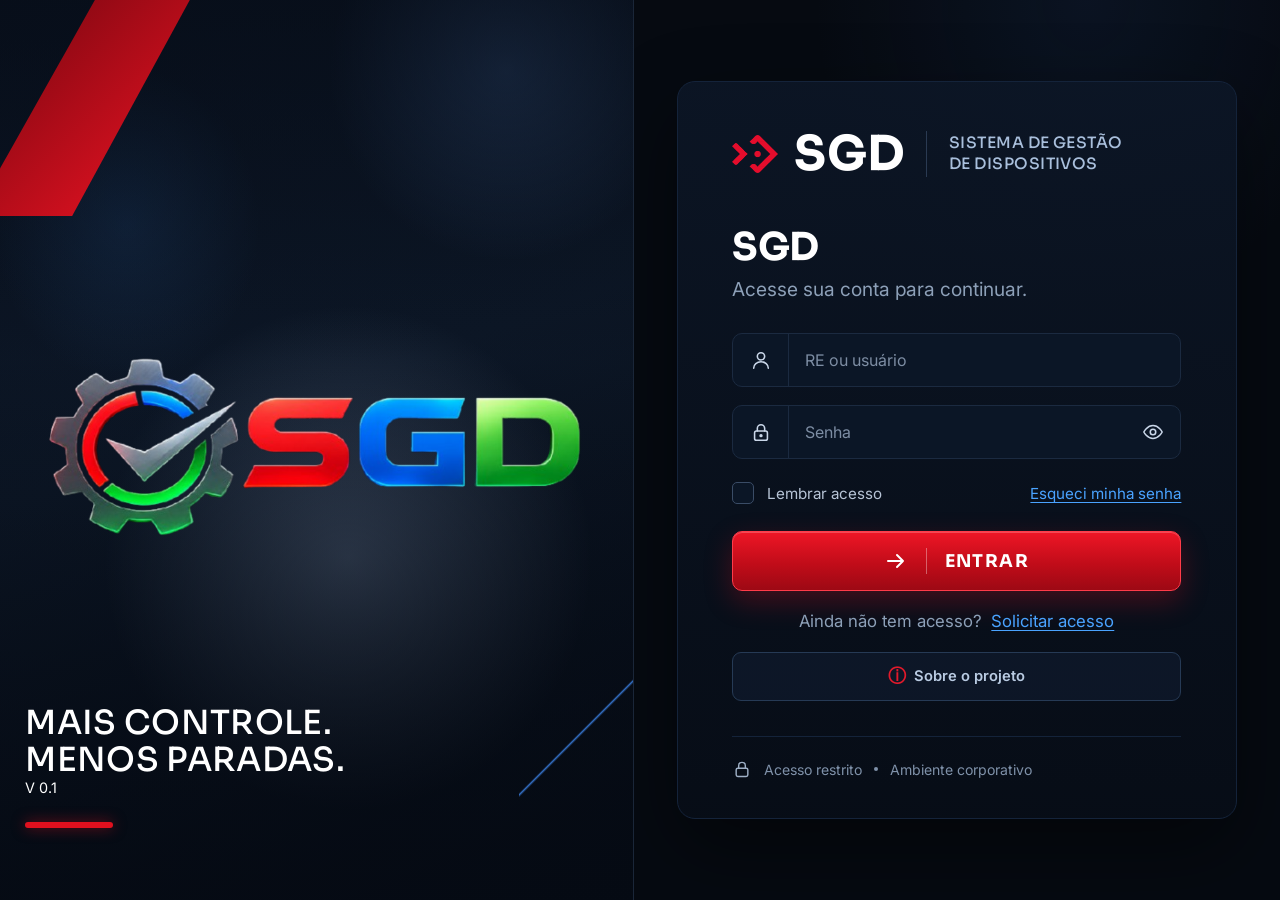
<file: src/pages/liberacao-novo.html>
<!DOCTYPE html><html lang="pt-BR"><head><meta charset="UTF-8"><meta name="viewport" content="width=device-width, initial-scale=1"><title>SGD • Novo laudo de liberação</title><link rel="preconnect" href="https://fonts.googleapis.com"><link href="https://fonts.googleapis.com/css2?family=Exo+2:ital,wght@1,800&family=Inter:wght@400;500;600;700&family=Sora:wght@500;600;700&display=swap" rel="stylesheet"><link rel="stylesheet" href="../styles/global.css"><link rel="stylesheet" href="../styles/liberacao-novo.css">
<style>
 /* Campos calculados automaticamente */
 .tbl .limite-auto{background:#f1f5f9;color:#64748b;font-weight:600;cursor:not-allowed}
 /* Resultado da medição */
 .resultado-medida{display:inline-flex;align-items:center;justify-content:center;padding:6px 10px;border-radius:6px;font-size:11px;font-weight:700;white-space:nowrap}
 .resultado-medida.pendente{background:#f1f5f9;color:#64748b}
 .resultado-medida.aprovado{background:#dcfce7;color:#15803d}
 .resultado-medida.reprovado{background:#fee2e2;color:#dc2626}
</style></head><body class="t-green"><div class="app"><aside class="side" id="side"></aside><div><header class="top" id="top"></header><main><form id="f" class="page-form" novalidate>
 <a class="back" href="liberacao.html"><span data-ic="back"></span>Voltar</a>
 <div class="head"><span class="badge-ic" data-ic="file"></span><div><h1>Novo laudo de liberação</h1><p class="sub">Preencha as informações do laudo conforme o desenho técnico e valide o dispositivo.</p></div></div>
 <div class="split">
  <section class="card"><h2><span data-ic="file"></span>Informações gerais</h2><div class="fg">
   <div class="f"><label for="cod">Número do Dispositivo <i>*</i></label><input id="cod" name="codigo" placeholder="Ex.: DMP010100" required></div>
   <div class="f"><label for="prod">Produto <i>*</i></label><select id="prod" name="produto" required data-produtos><option value="">Selecione o produto</option></select></div>
   <div class="f"><label for="dt">⦁	Data de início  <i>*</i></label><input id="dt" name="data" type="date" required></div>
   <div class="f"><label for="os">Ordem de serviço <i>*</i></label><input id="os" name="os" placeholder="Ex.: OS-000123" required></div>
   <div class="f">
    <label for="rm">Responsável pela manutenção <i>*</i></label>
    <input type="text" id="rm" name="resp_manut" placeholder=" Nome do Responsável" disabled>
</div>
 <div class="f"><label for="tipo">Tipo <i>*</i></label><select id="tipo" name="tipo" required data-tipos><option value="">Selecione o tipo</option></select></div>
  </div></section>
  <!--<section class="card"><h2>Amostra</h2>
   <label class="radio"><input type="radio" name="amostra" value="liberacao" checked>Liberação</label>
   <label class="radio"><input type="radio" name="amostra" value="corretiva">Corretiva</label>
   <label class="radio"><input type="radio" name="amostra" value="preventiva">Preventiva</label></section>-->
 </div>
 <div class="split split--drawing">
  <section class="card"><h2><span data-ic="file"></span>Desenho técnico</h2>
   <label class="drop"><span data-ic="up"></span><b>Importar desenho boleado</b><span id="prev">Nenhum desenho importado. O desenho servirá de referência para as medidas.</span><input id="file" type="file" accept="image/*,.pdf" hidden></label></section>
  <section class="card"><div class="head head--flush"><h2>Medidas / especificações</h2><span class="sp"></span><button type="button" id="addM" class="btn sm"><span data-ic="plus"></span>Adicionar medida</button></div>
   <div class="tw mt"><table class="tbl"><thead><tr><th>Nº</th><th>Descrição</th><th>Especificação</th><th>Mínimo</th><th>Máximo</th><th>Método / instrumento</th><th>Medição</th><th>Resultado</th><th><span class="sr-only">Remover</span></th></tr></thead><tbody id="medidas" data-rows></tbody></table></div></section>
 </div>
 <section class="card"><div class="head head--flush"><h2>Checklist</h2><span class="sp"></span><button type="button" id="addC" class="btn sm"><span data-ic="plus"></span>Adicionar item</button></div>
  <div class="tw mt"><table class="tbl"><thead><tr><th>Nº</th><th>Descrição</th><th>Resultado</th><th><span class="sr-only">Remover</span></th></tr></thead><tbody id="check" data-rows></tbody></table></div></section>
 <div class="actions"><a class="btn" href="liberacao.html"><span data-ic="x"></span>Cancelar</a><button class="btn" type="submit"><span data-ic="save"></span>Salvar laudo</button><button class="btn pri" type="button" id="concluir"><span data-ic="file"></span>Concluir e enviar</button></div>
</form></main></div></div><script src="../services/auth.js"></script><script src="../services/laudos.js"></script><script src="../services/tipos.js"></script><script src="../services/produtos.js"></script><script src="../js/layout.js"></script><script src="../js/laudo-reuso.js"></script><script>
SGD.shell('dispositivos');

/* Responsável pela manutenção = usuário logado (só preenche se o campo estiver vazio, para não sobrescrever laudo já salvo) */
document.addEventListener('DOMContentLoaded', () => {
  const sessao = Auth.sessao();
  const rm = document.getElementById('rm');
  if (sessao && rm && !rm.value) rm.value = sessao.nome;
});
const T='liberacao',$=s=>document.querySelector(s),f=$('#f'),M=$('#medidas'),C=$('#check'),K=['desc','espec','min','max','metodo','medicao'];
const params=new URLSearchParams(location.search);let uid=0,atual=null;
const renum=b=>[...b.rows].forEach((r,i)=>r.cells[0].textContent=i+1);
const del=SGD.ic('x');
// ---- Medidas: limites e resultado automáticos (mesmo comportamento da preventiva) ----
// Aceita "50 ± 0,5", "50 +/- 0,5", "100,5 ± 0,2". Com vírgula, usa o formato brasileiro.
const converterNumero=v=>{const t=String(v||'').trim();if(!t)return NaN;return Number(t.includes(',')?t.replace(/\./g,'').replace(',','.'):t)};
const formatarMedida=v=>v.toLocaleString('pt-BR',{minimumFractionDigits:2,maximumFractionDigits:4});
function atualizarLinha(row){
 if(!row)return;
 const inp=Object.fromEntries(K.map((k,i)=>[k,row.cells[i+1].querySelector('input, select')]));
 const minimo=row.cells[3].querySelector('input'),maximo=row.cells[4].querySelector('input'),res=row.querySelector('.resultado-medida');
 minimo.value='';maximo.value='';res.textContent='Aguardando';res.className='resultado-medida pendente';
 const m=inp.espec.value.trim().match(/^\s*(-?\d+(?:[.,]\d+)?)\s*(?:±|\+\/-)\s*(\d+(?:[.,]\d+)?)\s*$/);
 if(!m)return;
 const nominal=converterNumero(m[1]),tol=converterNumero(m[2]);
 if(!Number.isFinite(nominal)||!Number.isFinite(tol)||tol<0)return;
 const lmin=nominal-tol,lmax=nominal+tol;
 minimo.value=formatarMedida(lmin);maximo.value=formatarMedida(lmax);
 const med=converterNumero(inp.medicao.value);
 if(!inp.medicao.value.trim()||!Number.isFinite(med))return;
 if(med>=lmin&&med<=lmax){res.textContent='APROVADO';res.className='resultado-medida aprovado'}
 else{res.textContent='REPROVADO';res.className='resultado-medida reprovado'}
}
const descricoes=['Altura','Largura','Comprimento','Diâmetro','Posição','Outros'],metodos=['Paquímetro','Trena','Tridimensional','Outros'];
// Se o laudo já salvo tem um valor fora da lista, mantém como opção para não perdê-lo
const criarSelect=(ops,v)=>{if(v&&!ops.includes(v))ops=[...ops,v];return `<select aria-label="Selecionar opção"><option value="">Selecione</option>${ops.map(o=>`<option value="${SGD.esc(o)}"${v===o?' selected':''}>${SGD.esc(o)}</option>`).join('')}</select>`};
const mrow=(m={})=>{M.insertAdjacentHTML('beforeend',`<tr><td></td>
 <td>${criarSelect(descricoes,m.desc||'')}</td>
 <td><input type="text" aria-label="Especificação" placeholder="Ex.: 50 ± 0,5" value="${SGD.esc(m.espec||'')}"></td>
 <td><input type="text" aria-label="Mínimo" class="limite-auto" readonly tabindex="-1"></td>
 <td><input type="text" aria-label="Máximo" class="limite-auto" readonly tabindex="-1"></td>
 <td>${criarSelect(metodos,m.metodo||'')}</td>
 <td><input type="text" inputmode="decimal" aria-label="Medição" placeholder="Ex.: 50,2" value="${SGD.esc(m.medicao||'')}"></td>
 <td><span class="resultado-medida pendente">Aguardando</span></td>
 <td><button type="button" class="btn-icon" data-del aria-label="Remover medida">${del}</button></td></tr>`);atualizarLinha(M.lastElementChild);renum(M)};
const crow=(c={})=>{const n=++uid;C.insertAdjacentHTML('beforeend',`<tr><td></td><td>${SGD.esc(c.desc)}</td><td><div class="res">${['OK','NÃO OK','N/A'].map(o=>`<label><input type="radio" name="c${n}" value="${o}"${(c.res||'OK')===o?' checked':''}>${o}</label>`).join('')}</div></td><td><button type="button" class="btn-icon" data-del aria-label="Remover item">${del}</button></td></tr>`);renum(C)};
const dados=()=>({...SGD.simple(f),
 medidas:[...M.rows].map(r=>{const m=Object.fromEntries(K.map((k,i)=>[k,r.cells[i+1].querySelector('input, select').value])),x=r.querySelector('.resultado-medida');
  m.res=x.classList.contains('aprovado')?'a':x.classList.contains('reprovado')?'r':'';return m}),
 checklist:[...C.rows].map(r=>({desc:r.cells[1].textContent,res:r.querySelector('input:checked').value})),
 desenho:Reuso.desenho()});

f.addEventListener('click',e=>{const b=e.target.closest('[data-del]');if(!b)return;const tb=b.closest('tbody');
 if(tb.rows.length<=1)return SGD.toast('Mantenha ao menos uma linha.');b.closest('tr').remove();renum(tb)});
$('#addM').onclick=()=>mrow();
// Recalcula limites e resultado quando o operador digita ou escolhe uma opção
M.addEventListener('input',e=>{const r=e.target.closest('tr');if(r)atualizarLinha(r)});
M.addEventListener('change',e=>{const r=e.target.closest('tr');if(r)atualizarLinha(r)});
$('#addC').onclick=()=>{const t=(prompt('Descrição do item')||'').trim();if(t)crow({desc:t})};
// Importação do desenho (salvo junto com o laudo) + reaproveitamento de dados de laudos do mesmo dispositivo
const Reuso=LaudoReuso.iniciar({tipo:T,f,M,C,mrow,crow,prev:$('#prev'),file:$('#file'),atual:()=>atual});

function gravar(status){
 const req=status==='pendente'?[...f.querySelectorAll('[required]')]:[$('#cod')];let ok=true;
 req.forEach(i=>{const b=!i.value.trim();i.classList.toggle('bad',b);if(b)ok=false});
 if(!ok)return SGD.toast('Preencha os campos obrigatórios.');
 try{Laudos.salvar({id:atual&&atual.id,tipo:T,status,dados:dados()});SGD.toast(status==='pendente'?'Laudo enviado para aprovação do gerente':'Laudo salvo');setTimeout(()=>location.href='liberacao.html',900)}
 catch(err){SGD.toast(err.message,4500)}}
f.onsubmit=e=>{e.preventDefault();gravar('andamento')};
$('#concluir').onclick=()=>gravar('pendente');

const id=params.get('id');
if(id){atual=Laudos.obter(id);if(!atual||atual.tipo!==T)location.replace('liberacao.html')}
if(atual){const d=atual.dados;SGD.fill(f,d);(d.medidas||[]).forEach(mrow);(d.checklist||[]).forEach(crow);Reuso.restaurar(d.desenho);
 if(!Laudos.editavel(atual))SGD.bloquear(f,Laudos.msgLeitura(atual));else if(atual.status==='reprovado')SGD.aviso(f,Laudos.msgReprovado(atual))}
else{for(let i=0;i<4;i++)mrow();['Conferir esquadro de todos os conjuntos','Aperto de todos os parafusos','Lubrificação de todos os componentes','Presença de solda em toda a solda (se aplicável)'].forEach(desc=>crow({desc}));
 if(params.get('cod'))$('#cod').value=params.get('cod');
 Reuso.sugerir();
 if(Laudos.vagas(T)<=0)SGD.bloquear(f,Laudos.msgLimite(T))}
</script></body></html>
</file>
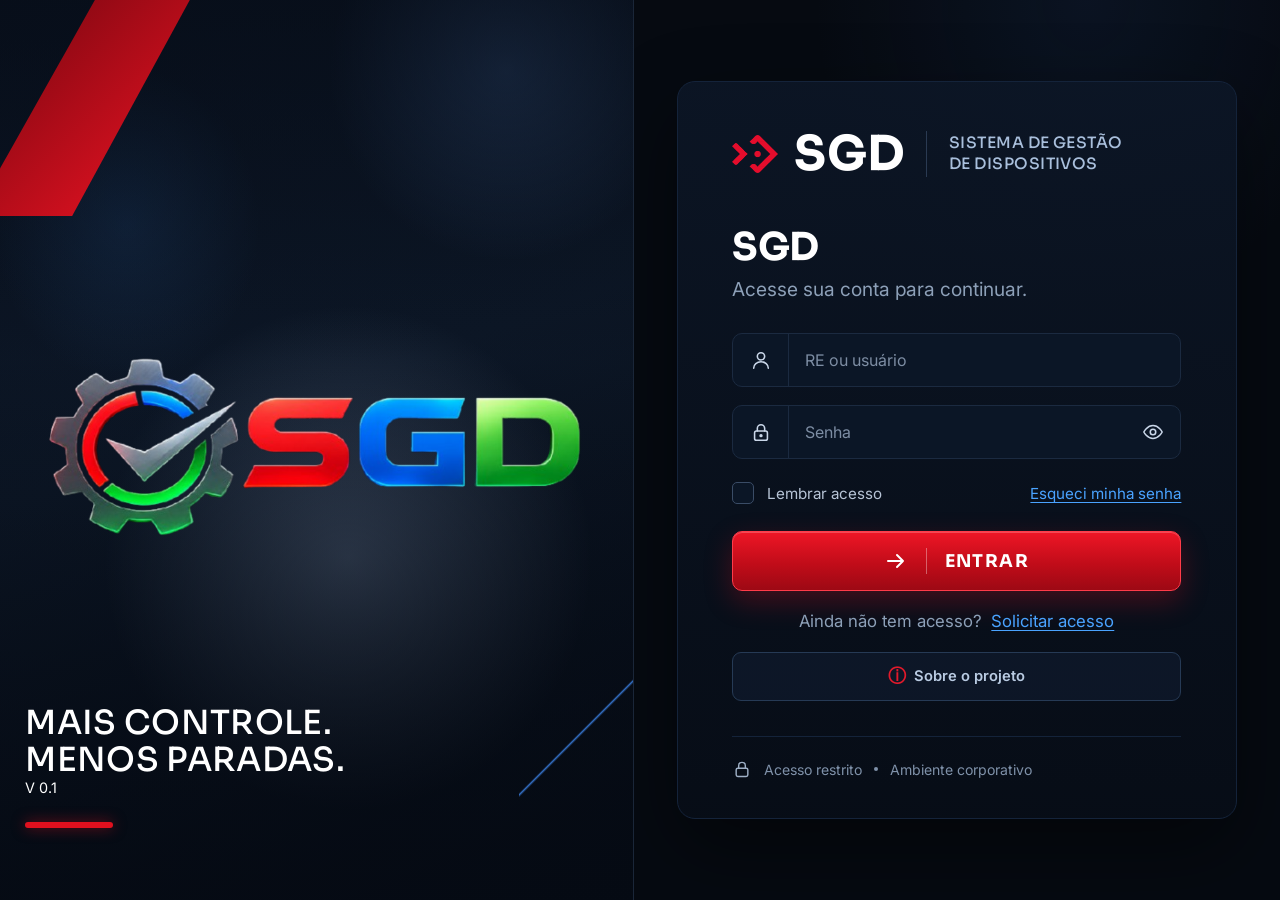
<file: src/pages/liberacao.html>
<!DOCTYPE html><html lang="pt-BR"><head><meta charset="UTF-8"><meta name="viewport" content="width=device-width, initial-scale=1"><title>SGD • Liberação</title><link rel="preconnect" href="https://fonts.googleapis.com"><link href="https://fonts.googleapis.com/css2?family=Exo+2:ital,wght@1,800&family=Inter:wght@400;500;600;700&family=Sora:wght@500;600;700&display=swap" rel="stylesheet"><link rel="stylesheet" href="../styles/global.css"><link rel="stylesheet" href="../styles/laudos-lista.css"></head><body class="t-green" data-tipo="liberacao"><div class="app"><aside class="side" id="side"></aside><div><header class="top" id="top"></header><main>
 <a class="back" href="inicio.html"><span data-ic="back"></span>Laudos</a>
 <div class="head"><span class="badge-ic" data-ic="file"></span><div><h1>Liberação</h1><p class="sub">Confira os laudos de liberação em andamento e gerencie novos registros.</p></div><span class="sp"></span><a class="btn pri" id="novo" href="liberacao-novo.html"><span data-ic="plus"></span>Novo laudo</a></div>
 <p class="banner" id="aviso" role="status" hidden></p>
 <section class="stats">
  <div class="stat"><span data-ic="file"></span><div><small>Em andamento</small><b id="sAnd">0</b></div></div>
  <div class="stat"><span data-ic="clock"></span><div><small>Aguardando gestão aprovar</small><b id="sPend">0</b></div></div>
  <div class="stat"><span data-ic="warn"></span><div><small>Refazer laudo</small><b id="sRedo">0</b></div></div>
  <div class="stat"><span data-ic="target"></span><div><small>Aprovados</small><b id="sApr">0</b></div></div>
  <div class="stat"><div><small>Fila de laudos</small><b id="sUso">0%</b><small id="sUsoTxt"></small></div></div>
 </section>
 <div class="head"><h2>Meus laudos <span class="pill pill--count" id="n">0</span></h2><span class="sp"></span>
  <label class="search"><span data-ic="search"></span><input id="q" placeholder="Buscar por número do dispositivo ou produto…" aria-label="Buscar"></label></div>
 <div class="tw"><table><thead><tr><th>Número do Produto</th><th>Produto</th><th>Tipo</th><th>Última atualização</th><th>Status</th><th>Ações</th></tr></thead><tbody id="rows"></tbody></table></div>
</main></div></div><script src="../services/auth.js"></script><script src="../services/laudos.js"></script><script src="../services/tipos.js"></script><script src="../js/layout.js"></script><script src="../js/lista-laudos.js"></script></body></html>
</file>
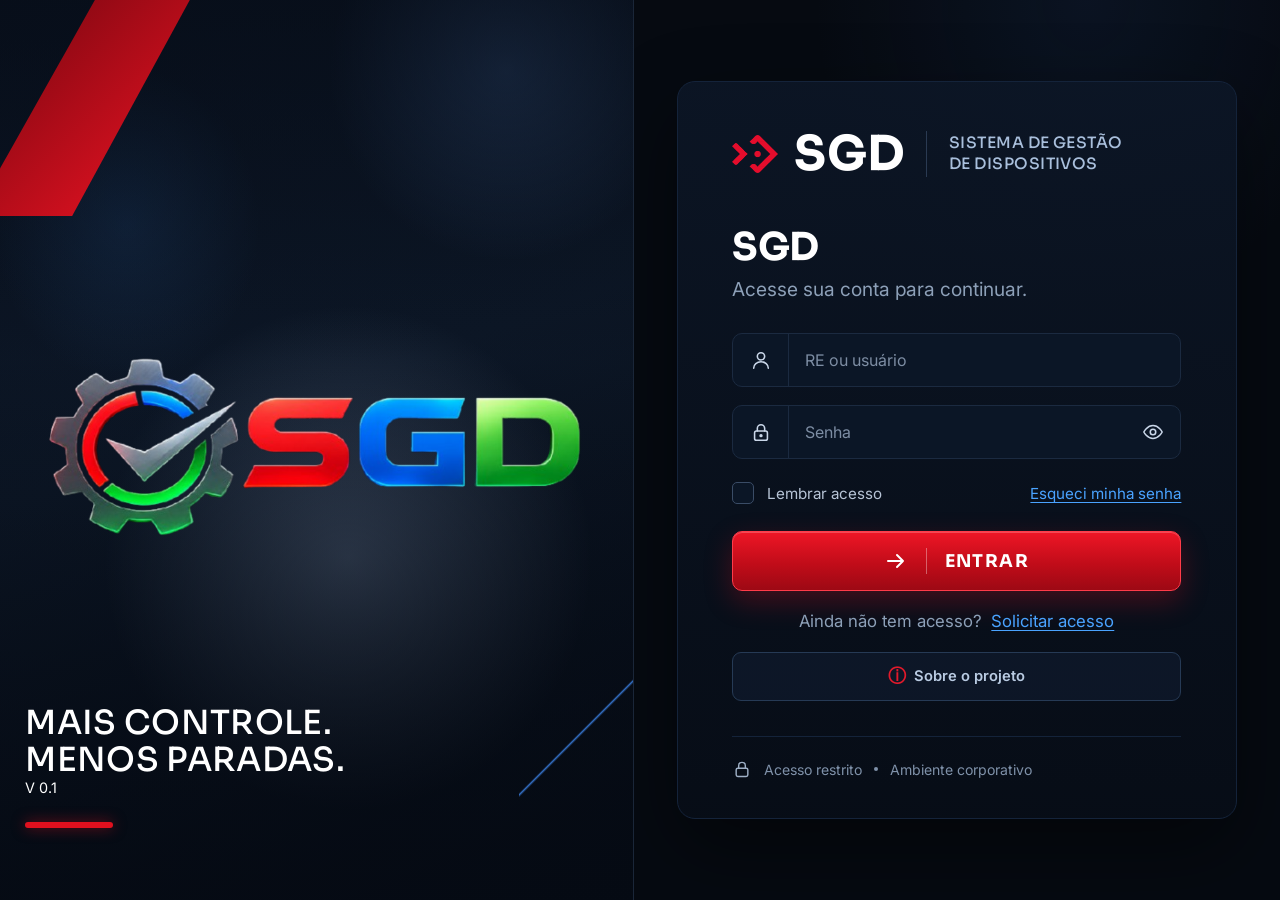
<file: src/pages/preventiva-novo.html>
<!DOCTYPE html>
<html lang="pt-BR">

<head>
  <meta charset="UTF-8">
  <meta name="viewport" content="width=device-width, initial-scale=1">

  <title>SGD • Novo laudo de Preventiva</title>

  <link rel="preconnect" href="https://fonts.googleapis.com">
  <link href="https://fonts.googleapis.com/css2?family=Exo+2:ital,wght@1,800&family=Inter:wght@400;500;600;700&family=Sora:wght@500;600;700&display=swap" rel="stylesheet">

  <link rel="stylesheet" href="../styles/global.css">
  <link rel="stylesheet" href="../styles/liberacao-novo.css">

  <style>
    /* Campos calculados automaticamente */
    .tbl .limite-auto {
      background: #f1f5f9;
      color: #64748b;
      font-weight: 600;
      cursor: not-allowed;
    }

    /* Resultado da medição */
    .resultado-medida {
      display: inline-flex;
      align-items: center;
      justify-content: center;
      padding: 6px 10px;
      border-radius: 6px;
      font-size: 11px;
      font-weight: 700;
      white-space: nowrap;
    }

    .resultado-medida.pendente {
      background: #f1f5f9;
      color: #64748b;
    }

    .resultado-medida.aprovado {
      background: #dcfce7;
      color: #15803d;
    }

    .resultado-medida.reprovado {
      background: #fee2e2;
      color: #dc2626;
    }
  </style>
</head>

<body class="t-blue">

<div class="app">

  <aside class="side" id="side"></aside>

  <div>

    <header class="top" id="top"></header>

    <main>

      <form id="f" class="page-form" novalidate>

        <a class="back" href="preventiva.html">
          <span data-ic="back"></span>
          Voltar
        </a>

        <!-- CABEÇALHO -->
        <div class="head">

          <span class="badge-ic" data-ic="cal"></span>

          <div>
            <h1>Novo laudo de Preventiva</h1>
            <p class="sub">
              Preencha as informações do laudo conforme o desenho técnico e valide o dispositivo.
            </p>
          </div>

        </div>

        <!-- INFORMAÇÕES GERAIS -->
        <div class="split">

       <section class="card"><h2><span data-ic="cal"></span>Informações gerais</h2><div class="fg">
   <div class="f"><label for="cod">Número do dispositivo <i>*</i></label><input id="cod" name="codigo" placeholder="Ex.: DMP010100" required></div>
   <div class="f"><label for="prod">Produto <i>*</i></label><select id="prod" name="produto" required data-produtos><option value="">Selecione o produto</option></select></div>
   <div class="f"><label for="dt">⦁	Data de início  <i>*</i></label><input id="dt" name="data" type="date" required></div>
   <div class="f"><label for="os">Ordem de serviço <i>*</i></label><input id="os" name="os" placeholder="Ex.: OS-000123" required></div>
   <div class="f">
    <label for="rm">Responsável pela manutenção <i>*</i></label>
    <input type="text" id="rm" name="resp_manut" placeholder=" Nome do Responsável" disabled>
</div>
 <div class="f"><label for="tipo">Tipo <i>*</i></label><select id="tipo" name="tipo" required data-tipos><option value="">Selecione o tipo</option></select></div>
  </div></section>

        </div>

        <!-- DESENHO TÉCNICO -->
        <div class="split split--drawing">

          <section class="card">

            <h2>
              <span data-ic="cal"></span>
              Desenho técnico
            </h2>

            <label class="drop">

              <span data-ic="up"></span>

              <b>Importar desenho boleado</b>

              <span id="prev">
                Nenhum desenho importado...
              </span>

              <input id="file" type="file" accept="image/*,.pdf" hidden>

            </label>

          </section>

        </div>

        <!-- MEDIDAS E ESPECIFICAÇÕES -->
        <section class="card">

          <div class="head head--flush">

            <h2>Medidas / especificações</h2>

            <span class="sp"></span>

            <button type="button" id="addM" class="btn sm">
              <span data-ic="plus"></span>
              Adicionar medida
            </button>

          </div>

          <div class="tw mt">

            <table class="tbl">

              <thead>
                <tr>
                  <th>Nº</th>
                  <th>Descrição</th>
                  <th>Especificação</th>
                  <th>Mínimo</th>
                  <th>Máximo</th>
                  <th>Método / instrumento</th>
                  <th>Medição</th>
                  <th>Resultado</th>
                  <th>
                    <span class="sr-only">Remover</span>
                  </th>
                </tr>
              </thead>

              <tbody id="medidas" data-rows></tbody>

            </table>

          </div>

        </section>

        <!-- CHECKLIST -->
        <section class="card">

          <div class="head head--flush">

            <h2>Checklist</h2>

            <span class="sp"></span>

            <button type="button" id="addC" class="btn sm">
              <span data-ic="plus"></span>
              Adicionar item
            </button>

          </div>

          <div class="tw mt">

            <table class="tbl">

              <thead>
                <tr>
                  <th>Nº</th>
                  <th>Descrição</th>
                  <th>Resultado</th>
                  <th>
                    <span class="sr-only">Remover</span>
                  </th>
                </tr>
              </thead>

              <tbody id="check" data-rows></tbody>

            </table>

          </div>

        </section>

        <!-- AÇÕES -->
        <div class="actions">

          <a class="btn" href="preventiva.html">
            <span data-ic="x"></span>
            Cancelar
          </a>

          <button class="btn" type="submit">
            <span data-ic="save"></span>
            Salvar laudo
          </button>

          <button class="btn pri" type="button" id="concluir">
            <span data-ic="file"></span>
            Concluir e enviar
          </button>

        </div>

      </form>

    </main>

  </div>

</div>

<script src="../services/auth.js"></script>
<script src="../services/laudos.js"></script>
<script src="../services/tipos.js"></script>
<script src="../services/produtos.js"></script>
<script src="../js/layout.js"></script>
<script src="../js/laudo-reuso.js"></script>

<script>

SGD.shell('dispositivos');

/* Responsável pela manutenção = usuário logado (só preenche se o campo estiver vazio, para não sobrescrever laudo já salvo) */
document.addEventListener('DOMContentLoaded', () => {
  const sessao = Auth.sessao();
  const rm = document.getElementById('rm');
  if (sessao && rm && !rm.value) rm.value = sessao.nome;
});

const T = 'preventiva';

const $ = s => document.querySelector(s);

const f = $('#f');
const M = $('#medidas');
const C = $('#check');

const K = [
  'desc',
  'espec',
  'min',
  'max',
  'metodo',
  'medicao'
];

const params = new URLSearchParams(location.search);

let uid = 0;
let atual = null;

const del = SGD.ic('x');


// ==========================================
// NUMERAÇÃO DAS LINHAS
// ==========================================

const renum = b => {
  [...b.rows].forEach((r, i) => {
    r.cells[0].textContent = i + 1;
  });
};


// ==========================================
// CONVERSÃO DE NÚMEROS
// ==========================================

function converterNumero(valor) {

  const texto = String(valor || '').trim();

  if (!texto) return NaN;

  // Quando existe vírgula, considera-se o formato brasileiro.
  const normalizado = texto.includes(',')
    ? texto.replace(/\./g, '').replace(',', '.')
    : texto;

  return Number(normalizado);
}


// ==========================================
// FORMATAÇÃO DOS LIMITES
// ==========================================

function formatarMedida(valor) {

  return valor.toLocaleString('pt-BR', {
    minimumFractionDigits: 2,
    maximumFractionDigits: 4
  });

}


// ==========================================
// CÁLCULO AUTOMÁTICO DAS MEDIDAS
// ==========================================

function atualizarLinha(row) {

  if (!row) return;

  const inputs = Object.fromEntries(

    K.map((k, i) => [
      k,
      row.cells[i + 1].querySelector('input, select')
    ])

  );

  const especificacao = inputs.espec.value.trim();

  const minimo = row.cells[3].querySelector('input');
  const maximo = row.cells[4].querySelector('input');

  const resultado = row.querySelector('.resultado-medida');


  // Limpa os limites anteriores.

  minimo.value = '';
  maximo.value = '';

  resultado.textContent = 'Aguardando';

  resultado.className = 'resultado-medida pendente';


  // Aceita os formatos:
  // 50 ± 0,5
  // 50 +/- 0,5
  // 50 ± 1
  // 100,5 ± 0,2

  const match = especificacao.match(
    /^\s*(-?\d+(?:[.,]\d+)?)\s*(?:±|\+\/-)\s*(\d+(?:[.,]\d+)?)\s*$/
  );


  // Especificação inválida.

  if (!match) return;


  const nominal = converterNumero(match[1]);

  const tolerancia = converterNumero(match[2]);


  if (
    !Number.isFinite(nominal) ||
    !Number.isFinite(tolerancia) ||
    tolerancia < 0
  ) {
    return;
  }


  // Cálculo dos limites.

  const limiteMin = nominal - tolerancia;

  const limiteMax = nominal + tolerancia;


  minimo.value = formatarMedida(limiteMin);

  maximo.value = formatarMedida(limiteMax);


  // Verificação da medição.

  const medicao = converterNumero(inputs.medicao.value);


  if (
    !inputs.medicao.value.trim() ||
    !Number.isFinite(medicao)
  ) {

    resultado.textContent = 'Aguardando';

    return;

  }


  // APROVADO.

  if (
    medicao >= limiteMin &&
    medicao <= limiteMax
  ) {

    resultado.textContent = 'APROVADO';

    resultado.className = 'resultado-medida aprovado';

  }

  // REPROVADO.

  else {

    resultado.textContent = 'REPROVADO';

    resultado.className = 'resultado-medida reprovado';

  }

}


// ==========================================
// OPÇÕES DOS FILTROS
// ==========================================

const descricoes = [
  'Altura',
  'Largura',
  'Comprimento',
  'Diâmetro',
  'Posição',
  'Outros'
];

const metodos = [
  'Paquímetro',
  'Trena',
  'Tridimensional',
  'Outros'
];


function criarSelect(opcoes, valor) {

  return `
    <select aria-label="Selecionar opção">

      <option value="">Selecione</option>

      ${opcoes.map(op => `

        <option
          value="${SGD.esc(op)}"
          ${valor === op ? 'selected' : ''}
        >
          ${SGD.esc(op)}
        </option>

      `).join('')}

    </select>
  `;

}


// ==========================================
// CRIAR LINHA DE MEDIÇÃO
// ==========================================

const mrow = (m = {}) => {

  const n = ++uid;

  M.insertAdjacentHTML('beforeend', `

    <tr>

      <td></td>

      <!-- DESCRIÇÃO -->

      <td>
        ${criarSelect(descricoes, m.desc || '')}
      </td>

      <!-- ESPECIFICAÇÃO -->

      <td>

        <input
          type="text"
          aria-label="Especificação"
          placeholder="Ex.: 50 ± 0,5"
          value="${SGD.esc(m.espec || '')}"
        >

      </td>

      <!-- MÍNIMO AUTOMÁTICO -->

      <td>

        <input
          type="text"
          aria-label="Mínimo"
          class="limite-auto"
          readonly
          tabindex="-1"
        >

      </td>

      <!-- MÁXIMO AUTOMÁTICO -->

      <td>

        <input
          type="text"
          aria-label="Máximo"
          class="limite-auto"
          readonly
          tabindex="-1"
        >

      </td>

      <!-- MÉTODO / INSTRUMENTO -->

      <td>
        ${criarSelect(metodos, m.metodo || '')}
      </td>

      <!-- MEDIÇÃO -->

      <td>

        <input
          type="text"
          inputmode="decimal"
          aria-label="Medição"
          placeholder="Ex.: 50,2"
          value="${SGD.esc(m.medicao || '')}"
        >

      </td>

      <!-- RESULTADO AUTOMÁTICO -->

      <td>

        <span class="resultado-medida pendente">
          Aguardando
        </span>

      </td>

      <!-- REMOVER -->

      <td>

        <button
          type="button"
          class="btn-icon"
          data-del
          aria-label="Remover medida"
        >
          ${del}
        </button>

      </td>

    </tr>

  `);


  const row = M.lastElementChild;

  atualizarLinha(row);

  renum(M);

};


// ==========================================
// EVENTOS AUTOMÁTICOS DAS MEDIDAS
// ==========================================

// Atualiza quando o operador digitar.

M.addEventListener('input', e => {

  const row = e.target.closest('tr');

  if (row) atualizarLinha(row);

});


// Atualiza quando selecionar uma opção.

M.addEventListener('change', e => {

  const row = e.target.closest('tr');

  if (row) atualizarLinha(row);

});


// ==========================================
// CRIAR LINHA DO CHECKLIST
// ==========================================

const crow = (c = {}) => {

  const n = ++uid;

  C.insertAdjacentHTML('beforeend', `

    <tr>

      <td></td>

      <td>
        ${SGD.esc(c.desc || '')}
      </td>

      <td>

        <div class="res">

          ${['OK', 'NÃO OK', 'N/A'].map(o => `

            <label>

              <input
                type="radio"
                name="c${n}"
                value="${o}"
                ${(c.res || 'OK') === o ? 'checked' : ''}
              >

              ${o}

            </label>

          `).join('')}

        </div>

      </td>

      <td>

        <button
          type="button"
          class="btn-icon"
          data-del
          aria-label="Remover item"
        >
          ${del}
        </button>

      </td>

    </tr>

  `);

  renum(C);

};


// ==========================================
// REMOVER LINHAS
// ==========================================

f.addEventListener('click', e => {

  const b = e.target.closest('[data-del]');

  if (!b) return;

  const tb = b.closest('tbody');

  if (tb.rows.length <= 1) {

    return SGD.toast('Mantenha ao menos uma linha.');

  }

  b.closest('tr').remove();

  renum(tb);

});


// ==========================================
// ADICIONAR MEDIDAS
// ==========================================

$('#addM').onclick = () => {

  mrow();

};


// ==========================================
// ADICIONAR CHECKLIST
// ==========================================

$('#addC').onclick = () => {

  const t = (prompt('Descrição do item') || '').trim();

  if (t) crow({ desc: t });

};


// ==========================================
// IMPORTAR DESENHO TÉCNICO
// ==========================================

// O desenho agora é salvo junto com o laudo e os dados (desenho, medidas e
// checklist) são reaproveitados de laudos do mesmo dispositivo — ver laudo-reuso.js
const Reuso = LaudoReuso.iniciar({
  tipo: T, f, M, C, mrow, crow,
  prev: $('#prev'), file: $('#file'),
  atual: () => atual
});


// ==========================================
// COLETAR DADOS DO FORMULÁRIO
// ==========================================

const dados = () => ({

  ...SGD.simple(f),

  medidas: [...M.rows].map(r => {

    const medida = Object.fromEntries(

      K.map((k, i) => [

        k,

        r.cells[i + 1].querySelector('input, select').value

      ])

    );


    const resultado = r.querySelector('.resultado-medida');


    medida.res = resultado.classList.contains('aprovado')
      ? 'a'
      : resultado.classList.contains('reprovado')
        ? 'r'
        : '';


    return medida;

  }),


  checklist: [...C.rows].map(r => ({

    desc: r.cells[1].textContent.trim(),

    res: (r.querySelector('input:checked') || {}).value || ''

  })),

  desenho: Reuso.desenho()

});


// ==========================================
// SALVAR / CONCLUIR LAUDO
// ==========================================

function gravar(status) {

  const req = status === 'pendente'
    ? [...f.querySelectorAll('[required]')]
    : [$('#cod')];

  let ok = true;


  req.forEach(i => {

    const b = !i.value.trim();

    i.classList.toggle('bad', b);

    if (b) ok = false;

  });


  if (!ok) {

    return SGD.toast('Preencha os campos obrigatórios.');

  }


  // Atualiza todas as linhas antes de salvar.

  [...M.rows].forEach(atualizarLinha);


  try {

    Laudos.salvar({

      id: atual && atual.id,

      tipo: T,

      status,

      dados: dados()

    });


    SGD.toast(

      status === 'pendente'
        ? 'Laudo enviado para aprovação do gerente'
        : 'Laudo salvo'

    );


    setTimeout(() => {

      location.href = 'preventiva.html';

    }, 900);


  } catch (err) {

    SGD.toast(err.message, 4500);

  }

}


// ==========================================
// BOTÕES DO FORMULÁRIO
// ==========================================

f.onsubmit = e => {

  e.preventDefault();

  gravar('andamento');

};


$('#concluir').onclick = () => {

  gravar('pendente');

};


// ==========================================
// CARREGAR LAUDO EXISTENTE
// ==========================================

const id = params.get('id');


if (id) {

  atual = Laudos.obter(id);

  if (!atual || atual.tipo !== T) {

    location.replace('preventiva.html');

  }

}


if (atual) {

  const d = atual.dados;

  SGD.fill(f, d);


  // Recupera as medidas e recalcula seus resultados.

  (d.medidas || []).forEach(m => {

    mrow(m);

  });


  // Recupera o checklist.

  (d.checklist || []).forEach(c => {

    crow(c);

  });

  // Recupera o desenho técnico.
  Reuso.restaurar(d.desenho);


  if (!Laudos.editavel(atual)) {

    SGD.bloquear(f, Laudos.msgLeitura(atual));

  }

  else if (atual.status === 'reprovado') {

    SGD.aviso(f, Laudos.msgReprovado(atual));

  }

}


// ==========================================
// NOVO LAUDO
// ==========================================

else {

  // Cria quatro linhas iniciais.

  for (let i = 0; i < 4; i++) {

    mrow();

  }


  // Checklist padrão.

  [

    'Conferir esquadro de todos os conjuntos',

    'Aperto de todos os parafusos',

    'Lubrificação de todos os componentes',

    'Presença de solda em toda a solda (se aplicável)'

  ].forEach(desc => {

    crow({ desc });

  });


  // Código recebido pela URL.

  if (params.get('cod')) {

    $('#cod').value = params.get('cod');

  }

  // Busca desenho/medidas/checklist de outros laudos do mesmo dispositivo.
  Reuso.sugerir();


  // Verifica limite de laudos.

  if (Laudos.vagas(T) <= 0) {

    SGD.bloquear(f, Laudos.msgLimite(T));

  }

}

</script>

</body>
</html>
</file>
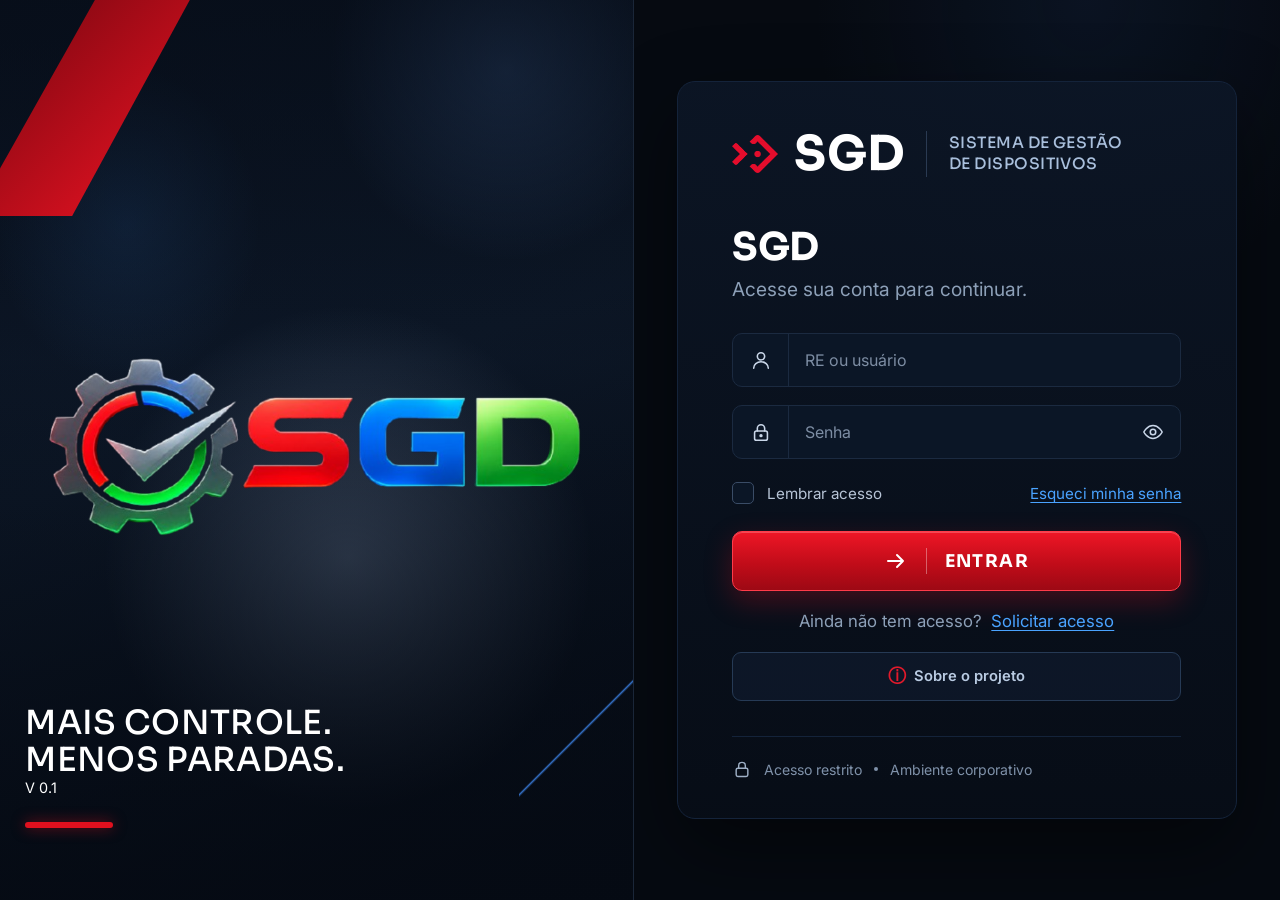
<file: src/pages/preventiva.html>
<!DOCTYPE html>
<html lang="pt-BR">

<head>
    <meta charset="UTF-8">
    <meta name="viewport" content="width=device-width, initial-scale=1">
    <title>SGD • Preventiva</title>
    <link rel="preconnect" href="https://fonts.googleapis.com">
    <link
        href="https://fonts.googleapis.com/css2?family=Exo+2:ital,wght@1,800&family=Inter:wght@400;500;600;700&family=Sora:wght@500;600;700&display=swap"
        rel="stylesheet">
    <link rel="stylesheet" href="../styles/global.css">
    <link rel="stylesheet" href="../styles/laudos-lista.css">
</head>

<body class="t-blue" data-tipo="preventiva">
    <div class="app">
        <aside class="side" id="side"></aside>
        <div>
            <header class="top" id="top"></header>
            <main>
                <a class="back" href="inicio.html"><span data-ic="back"></span>Laudos</a>
                <div class="head"><span class="badge-ic" data-ic="cal"></span>
                    <div>
                        <h1>Preventiva</h1>
                        <p class="sub">Confira os laudos de Preventiva em andamento e gerencie novos registros.</p>
                    </div><span class="sp"></span><a class="btn pri" id="novo" href="preventiva-novo.html"><span
                            data-ic="plus"></span>Novo laudo</a>
                </div>
                <p class="banner" id="aviso" role="status" hidden></p>
                <section class="stats">
                    <div class="stat"><span data-ic="file"></span>
                        <div><small>Em andamento</small><b id="sAnd">0</b></div>
                    </div>
                    <div class="stat"><span data-ic="clock"></span>
                        <div><small>Aguardando gestão aprovar</small><b id="sPend">0</b></div>
                    </div>
                    <div class="stat"><span data-ic="warn"></span>
                        <div><small>Refazer laudo</small><b id="sRedo">0</b></div>
                    </div>
                    <div class="stat"><span data-ic="target"></span>
                        <div><small>Aprovados</small><b id="sApr">0</b></div>
                    </div>
                    <div class="stat">
                        <div><small>Fila de laudos</small><b id="sUso">0%</b><small id="sUsoTxt"></small></div>
                    </div>
                </section>
                <div class="head">
                    <h2>Meus laudos <span class="pill pill--count" id="n">0</span></h2><span class="sp"></span>
                    <label class="search"><span data-ic="search"></span><input id="q"
                            placeholder="Buscar por número do dispositivo ou produto…" aria-label="Buscar"></label>
                </div>
                <div class="tw">
                    <table>
                        <thead>
                            <tr>
                                <th>Número do Dispositivo</th>
                                <th>Produto</th>
                                <th>Tipo</th>
                                <th>Última atualização</th>
                                <th>Status</th>
                                <th>Ações</th>
                            </tr>
                        </thead>
                        <tbody id="rows"></tbody>
                    </table>
                </div>
            </main>
        </div>
    </div>
    <script src="../services/auth.js"></script>
    <script src="../services/laudos.js"></script>
    <script src="../services/tipos.js"></script>
    <script src="../js/layout.js"></script>
    <script src="../js/lista-laudos.js"></script>
</body>

</html>
</file>
<file: src/styles/global.css>
/* ==========================================================
   SGD • CSS global — variáveis, base, layout e componentes
   compartilhados por todas as telas internas.
   Estilos específicos ficam em <pagina>.css
   ========================================================== */

:root {
  /* Cores base */
  --bg: #060a11;
  --panel: #0b1320;
  --panel-2: #101b2d;
  --line: #1b2a40;
  --text: #ffffff;
  --text-soft: #c9d6e8;
  --muted: #8da0b8;

  /* Cores de marca / status */
  --red: #e0101e;
  --red-soft: #ff8d95;
  --blue: #1f6fe0;
  --blue-link: #4aa3ff;
  --green: #17c964;
  --amber: #f0a030;

  /* Campos (login e formulários escuros) */
  --field: #0b1626;
  --line-focus: #3a6ea5;
  --placeholder: #7d8da3;

  /* Cores por tipo de dispositivo */
  --t-montagem: #1f6fe0;
  --t-solda: #7b4fd0;
  --t-usinagem: #d98a1c;
  --t-furadeira: #12a3a8;

  /* Cor de destaque da tela (troque com .t-red / .t-blue / .t-green no <body>) */
  --acc: var(--red);
  --on-acc: #fff;

  /* Tipografia */
  --font-title: 'Sora', 'Segoe UI', system-ui, sans-serif;
  --font-body: 'Inter', 'Segoe UI', system-ui, sans-serif;
  --font-brand: 'Exo 2', var(--font-title);

  /* Espaçamento e forma */
  --gap: 1.2rem;
  --gap-sm: .8rem;
  --radius: 12px;
  --radius-sm: 8px;
  --sidebar-w: 220px;
}

.t-red   { --acc: var(--red);   --on-acc: #fff; }
.t-blue  { --acc: var(--blue);  --on-acc: #fff; }
.t-green { --acc: var(--green); --on-acc: #04120a; }

/* ---------- Base ---------- */
*, *::before, *::after { box-sizing: border-box; margin: 0; padding: 0; }
body {
  font: 400 .9rem var(--font-body);
  background: radial-gradient(ellipse 70% 40% at 80% 0, rgba(40,70,120,.18), transparent 70%), var(--bg);
  color: var(--text);
  min-height: 100vh;
  -webkit-font-smoothing: antialiased;
}
a { color: inherit; text-decoration: none; }
button { font: inherit; color: inherit; cursor: pointer; }
svg { display: block; width: 20px; height: 20px; fill: none; stroke: currentColor; stroke-width: 1.7; stroke-linecap: round; stroke-linejoin: round; }
:focus-visible { outline: 2px solid var(--blue-link); outline-offset: 2px; }
h1 { font: 700 1.9rem var(--font-title); }
h2 { font: 600 1.05rem var(--font-title); }
.sub { color: var(--text); margin-top: .3rem;font-size:1.2rem }

/* ---------- Estrutura (menu lateral + topo) ---------- */
.app { display: grid; grid-template-columns: var(--sidebar-w) 1fr; min-height: 100vh; }
.side { display: flex; flex-direction: column; border-right: 1px solid var(--line); background: rgba(6,10,17,.9); padding: 1rem .8rem; position: sticky; top: 0; height: 100vh; }
.side nav { display: grid; gap: .3rem; margin-top: 5.2rem; }
.nav { display: flex; gap: .8rem; align-items: center; padding: .8rem 1rem; border-radius: 10px; color: var(--text-soft); border: 1px solid transparent; }
.nav:hover { background: var(--panel-2); }
.nav.on { background: color-mix(in srgb, var(--acc) 14%, transparent); border-color: color-mix(in srgb, var(--acc) 55%, transparent); color: var(--text); }
.logo { margin-top: auto; font: italic 800 1.5rem var(--font-brand); padding: 1rem;}
.logo small { display: block; font: 400 .9rem var(--font-body); color: var(--muted); }
.logo__mark {width: 30px;}
.boxLogo{display: flex; align-items: center;gap: 0.5rem;}
.top { display: flex; align-items: center; gap: 1rem; padding: .9rem 1.6rem; border-bottom: 1px solid var(--line); }
.top .sgd { font: 700 1.9rem var(--font-title);display:flex;align-items:center;gap: 0.4rem; }
.sgd img {
  width: 32px;
  height: 32px;
  object-fit: contain;
}
.top .desc { font: 500 .8rem var(--font-title); text-transform: uppercase; color: #a9bfdc; letter-spacing: .03em; border-left: 1px solid var(--line); padding: 1rem; }
.sp { flex: 1; }
.bell { position: relative; background: none; border: 0; }
.bell b { position: absolute; top: -6px; right: -6px; background: var(--red); border-radius: 9px; font-size: .65rem; padding: 1px 5px; }
.user { display: flex; align-items: center; gap: .7rem; border-left: 1px solid var(--line); padding-left: 1rem; }
.user .av { width: 34px; height: 34px; border-radius: 50%; background: var(--panel-2); display: grid; place-items: center; font-weight: 600; }
.user small { display: block; color: var(--muted); font-size: .72rem; }

main { padding: 1.6rem; display: grid; gap: var(--gap); align-content: start; }
.page-form { display: grid; gap: var(--gap); }

/* ---------- Cabeçalho de página ---------- */
.head { display: flex; gap: 1rem; align-items: center; flex-wrap: wrap; }
.head--flush h2 { margin: 0; }
.back { color: var(--text-soft); display: inline-flex; gap: .6rem; align-items: center; margin-bottom: -.4rem; font-size: 1.15rem; font-weight: 600; padding: .5rem .3rem; }
.back svg { width: 28px; height: 28px; }
.badge-ic { width: 52px; height: 52px; border-radius: var(--radius); background: var(--acc); color: var(--on-acc); display: grid; place-items: center; }
.badge-ic svg {
  width: 32px !important;
  height: 32px !important;
  display: block;
  }
.search { display: flex; gap: .6rem; align-items: center; background: var(--panel); border: 1px solid var(--line); border-radius: 10px; padding: 0 1rem; min-width: min(420px, 100%); }
.search input { flex: 1; background: none; border: 0; outline: 0; color: var(--text); height: 44px; font: inherit; }

/* ---------- Cards, indicadores, pílulas ---------- */
.card { background: var(--panel); border: 1px solid var(--line); border-radius: var(--radius); padding: 1.1rem; }
.card > h2 { display: flex; gap: .6rem; align-items: center; margin-bottom: .9rem; }
.card > h2 svg { color: var(--acc); }
.card__lead { margin: -.5rem 0 .9rem; }
.stats { display: grid; grid-template-columns: repeat(auto-fit, minmax(180px, 1fr)); gap: var(--gap-sm); }
.stat { display: flex; gap: .9rem; align-items: center; background: var(--panel); border: 1px solid var(--line); border-radius: var(--radius); padding: 1rem; }
.stat svg { width: 30px; height: 30px; color: var(--acc); }
.stat b { display: block; font: 700 1.8rem var(--font-title); }
.stat small { color: var(--muted); font-size: .75rem; }
.pill { display: inline-block; padding: .25rem .8rem; border-radius: 6px; font-weight: 600; font-size: .78rem; background: var(--pill, var(--acc)); color: #fff; }

/* ---------- Tabelas ---------- */
.tw { overflow-x: auto; border: 1px solid var(--line); border-radius: var(--radius); background: var(--panel); }
table { width: 100%; border-collapse: collapse; min-width: 760px; }
th { text-align: left; font-size: .72rem; color: #b7c4d6; text-transform: uppercase; letter-spacing: .04em; padding: .8rem 1rem; border-bottom: 1px solid var(--line); }
td { padding: .7rem 1rem; border-bottom: 1px solid var(--line); vertical-align: middle; }
tbody tr:last-child td { border: 0; }
td small { display: block; color: var(--muted); font-size: .74rem; }
tr.row { cursor: pointer; }
tr.row:hover { background: var(--panel-2); }
.dev { display: flex; gap: .8rem; align-items: center; }

/* ---------- Formulários ---------- */
.f { display: grid; gap: .35rem; }
.f label { font-size: .8rem; color: var(--text-soft); }
.f label i { color: var(--red); font-style: normal; }
.fg { display: grid; grid-template-columns: repeat(auto-fit, minmax(220px, 1fr)); gap: .9rem; }
input, select, textarea { width: 100%; background: var(--bg); border: 1px solid var(--line); border-radius: var(--radius-sm); color: var(--text); font: inherit; padding: .65rem .8rem; min-height: 40px; }
textarea { resize: vertical; min-height: 90px; }
input:focus, select:focus, textarea:focus { border-color: var(--acc); outline: 0; }
.bad { border-color: var(--red) !important; }
.drop { border: 1px dashed var(--acc); border-radius: var(--radius); display: grid; place-items: center; text-align: center; gap: .5rem; padding: 1.5rem; color: var(--muted); cursor: pointer; min-height: 140px; }
.drop b { color: var(--text); }
.drop img { max-width: 100%; max-height: 160px; border-radius: var(--radius-sm); }

/* ---------- Botões ---------- */
.btn { display: inline-flex; gap: .5rem; align-items: center; justify-content: center; border: 1px solid var(--line); background: var(--panel-2); border-radius: 10px; padding: .7rem 1.2rem; font-weight: 600; }
.btn.pri { background: var(--acc); border-color: var(--acc); color: var(--on-acc); }
.btn.sm { padding: .45rem .9rem; font-size: .8rem; background: color-mix(in srgb, var(--acc) 15%, transparent); border-color: var(--acc); }
.actions { display: flex; gap: var(--gap-sm); justify-content: flex-end; flex-wrap: wrap; }

/* ---------- Ações em linha, avisos, estados ---------- */
.btn-icon { display: inline-grid; place-items: center; width: 32px; height: 32px; flex-shrink: 0; background: none; border: 1px solid var(--line); border-radius: 6px; color: var(--muted); }
.btn-icon:hover { color: var(--red-soft); border-color: var(--red); }
.btn-icon svg { width: 16px; height: 16px; }
.banner { background: color-mix(in srgb, var(--amber) 12%, transparent); border: 1px solid var(--amber); border-radius: 10px; padding: .8rem 1rem; }
button:disabled, .is-disabled { opacity: .45; cursor: not-allowed; }
.is-disabled { pointer-events: none; }
.sr-only { position: absolute; width: 1px; height: 1px; overflow: hidden; clip: rect(0 0 0 0); white-space: nowrap; }

/* ---------- Utilitários de layout ---------- */
.split { display: grid; grid-template-columns: 2fr 1fr; gap: var(--gap); }
.mt { margin-top: .8rem; }
.toast { position: fixed; bottom: 1.5rem; right: 1.5rem; background: var(--panel-2); border: 1px solid var(--acc); padding: .9rem 1.2rem; border-radius: 10px; }

/* ---------- Responsivo ---------- */
@media (max-width: 900px) {
  .app { grid-template-columns: 64px 1fr; }
  .nav span, .logo small, .top .desc, .user__info { display: none; }
  .split { grid-template-columns: 1fr; }
}
@media (prefers-reduced-motion: reduce) { * { transition: none !important; animation: none !important; } }
</file>
<file: src/styles/login.css>
/* ==========================================================
   SGD • Tela de login
   Variáveis, reset e base vêm do global.css
   ========================================================== */

html, body { height: 100%; }
body { background: var(--bg); }

/* ---------- Layout geral ---------- */
.login {
  --hero-image: none; /* Troque pela sua imagem: url('img/maquina.jpg') */
  padding: 0;
  gap: 0;
  align-content: normal;
  display: grid;
  grid-template-columns: 49.5fr 50.5fr;
  min-height: 100vh;
}

/* ==========================================================
   PAINEL VISUAL
   ========================================================== */
.hero {
  position: relative;
  overflow: hidden;
  background: #070d18;
  border-right: 1px solid #1a2638;
}

/* Fundo da máquina: imagem (se definida) sobre um degradê industrial */
.hero__machine {
  position: absolute; inset: 0;
  display: flex;
  align-items: center;

  background:
    linear-gradient(180deg, rgba(5,10,19,.55) 0%, rgba(5,10,19,.1) 40%, rgba(5,10,19,.85) 100%),
    var(--hero-image) center / cover no-repeat,
    radial-gradient(ellipse 40% 30% at 80% 8%, rgba(70,110,170,.35), transparent 70%),
    radial-gradient(ellipse 55% 40% at 55% 62%, rgba(120,140,170,.45), transparent 70%),
    radial-gradient(ellipse 30% 25% at 20% 25%, rgba(40,90,150,.25), transparent 70%),
    linear-gradient(160deg, #0a1322 0%, #0d1828 45%, #050a13 100%);
}

/* Formas diagonais vermelhas */
.hero__shape { position: absolute; display: block; }

.hero__shape--solid {
  top: 0; left: 0;
  width: 30%; height: 24%;
  background: linear-gradient(135deg, #7d0610, #d70f1d 70%, #ff2b3a);
  clip-path: polygon(50% 0, 100% 0, 38% 100%, 0 100%, 0 78%);
  opacity: .95;
}

.hero::before {
  /* linha vermelha fina diagonal */
  content: "";
  position: absolute;
  left: -3%; top: 31%;
  width: 2px; height: 52%;
  background: linear-gradient(180deg, transparent, var(--red) 15%, var(--red));
  transform: rotate(33deg);
  transform-origin: top left;
  opacity: .9;
}

.hero::after {
  /* contorno diagonal azul/branco inferior direito */
  content: "";
  position: absolute;
  right: 0; bottom: 0;
  width: 18%; height: 36%;
  background: linear-gradient(135deg, transparent 49.5%, rgba(60,130,230,.8) 50%, transparent 50.6%);
}

/* Slogan */
.hero__text {
  position: absolute;
  left: 4%; bottom: 8%;
  z-index: 2;
}

.hero__slogan {
  font-family: var(--font-title);
  font-weight: 500;
  font-size: clamp(1.4rem, 2.6vw, 2.15rem);
  line-height: 1.12;
  text-transform: uppercase;
  letter-spacing: .01em;
}

.hero__bar {
  display: block;
  width: 88px; height: 6px;
  margin-top: 1.6rem;
  background: var(--red);
  border-radius: 3px;
  box-shadow: 0 0 14px rgba(224,16,30,.55);
}

/* ==========================================================
   PAINEL DE ACESSO
   ========================================================== */
.access {
  display: grid;
  place-items: center;
  padding: 2.5rem;
  background:
    radial-gradient(ellipse 60% 50% at 70% 0%, rgba(30,60,110,.18), transparent 70%),
    var(--bg);
}

.card {
  width: 100%;
  max-width: 560px;
  padding: 3rem 3.4rem 2.4rem;
  background: linear-gradient(180deg, rgba(12,22,38,.9), rgba(7,13,23,.9));
  border: 1px solid #14233a;
  border-radius: 18px;
  box-shadow: 0 30px 80px rgba(0,0,0,.45);
}

/* ---------- Marca ---------- */
.brand {
  display: flex;
  align-items: center;
  gap: 1rem;
  margin-bottom: 3rem;
}

.brand__icon { width: 46px; height: 38px; stroke: none; }

.brand__name {
  font-family: var(--font-title);
  font-style: normal;
  font-weight: 700;
  font-size: 3rem;
  line-height: 1;
  letter-spacing: .01em;
}

.brand__divider {
  width: 1px; height: 46px;
  background: #2a3a52;
  margin: 0 .35rem;
}

.brand__desc {
  font-family: var(--font-title);
  font-weight: 500;
  font-size: .98rem;
  line-height: 1.35;
  letter-spacing: .03em;
  text-transform: uppercase;
  color: #a9bfdc;
}

/* ---------- Títulos ---------- */
.title {
  font-family: var(--font-title);
  font-weight: 700;
  font-size: clamp(1.9rem, 3vw, 2.4rem);
  line-height: 1.1;
  letter-spacing: -.01em;
}
.title span { color: var(--red); }

.subtitle {
  margin: .55rem 0 2rem;
  font-size: 1.20rem;
  color: var(--muted);
}

/* ---------- Campos ---------- */
.form { display: flex; flex-direction: column; }

.field {
  display: flex;
  align-items: stretch;
  height: 54px;
  margin-bottom: 1.1rem;
  background: var(--field);
  border: 1px solid var(--line);
  border-radius: 10px;
  overflow: hidden;
  transition: border-color .2s, box-shadow .2s;
}

.field:focus-within {
  border-color: var(--line-focus);
  box-shadow: 0 0 0 3px rgba(58,110,165,.25);
}

.field.is-invalid { border-color: var(--red); }

.field__icon {
  display: grid;
  place-items: center;
  width: 56px;
  flex-shrink: 0;
  color: #c9d6e8;
  border-right: 1px solid var(--line);
  cursor: text;
}
.field__icon svg { width: 22px; height: 22px; }

.field input {
  flex: 1;
  min-width: 0;
  padding: 0 1rem;
  background: transparent;
  border: 0;
  outline: 0;
  font: 400 1rem var(--font-body);
  color: var(--text);
}
.field input::placeholder { color: var(--placeholder); }

.field__toggle {
  display: grid;
  place-items: center;
  width: 54px;
  background: transparent;
  border: 0;
  color: #c9d6e8;
  cursor: pointer;
}
.field__toggle svg { width: 22px; height: 22px; }
.field__toggle:hover { color: #fff; }
.field__toggle:focus-visible { outline: 2px solid var(--blue-link); outline-offset: -4px; border-radius: 8px; }

.icon-eye-off { display: none; }
.field__toggle[aria-pressed="true"] .icon-eye { display: none; }
.field__toggle[aria-pressed="true"] .icon-eye-off { display: block; }

.form__error {
  margin: -.2rem 0 .9rem;
  font-size: .9rem;
  color: #ff6b75;
}

/* ---------- Opções ---------- */
.options {
  display: flex;
  align-items: center;
  justify-content: space-between;
  gap: 1rem;
  margin: .35rem 0 1.7rem;
  font-size: .95rem;
}

.check {
  display: inline-flex;
  align-items: center;
  gap: .8rem;
  color: #b7c4d6;
  cursor: pointer;
}
.check input { position: absolute; width: 1px; min-height: 0; opacity: 0; pointer-events: none; }

.check__box {
  width: 22px; height: 22px;
  border: 1px solid #3a4c66;
  border-radius: 5px;
  background: var(--field);
  display: grid; place-items: center;
  transition: background .15s, border-color .15s;
}
.check__box::after {
  content: "";
  width: 11px; height: 6px;
  border-left: 2px solid #fff;
  border-bottom: 2px solid #fff;
  transform: rotate(-45deg) translate(1px, -1px);
  opacity: 0;
}
.check input:checked + .check__box { background: var(--red); border-color: var(--red); }
.check input:checked + .check__box::after { opacity: 1; }
.check input:focus-visible + .check__box { outline: 2px solid var(--blue-link); outline-offset: 2px; }

.link {
  color: var(--blue-link);
  text-decoration: underline;
  text-underline-offset: 3px;
}
.link:hover { color: #86c1ff; }

/* ---------- Botão ---------- */
.btn {
  display: flex;
  align-items: center;
  justify-content: center;
  gap: 1.1rem;
  height: 60px;
  padding: 0;
  border: 1px solid #ff3b49;
  border-radius: 10px;
  background: linear-gradient(180deg, #ee1626 0%, #c10c19 55%, #9d0914 100%);
  color: #fff;
  font: 700 1.1rem var(--font-title);
  letter-spacing: .08em;
  text-transform: uppercase;
  cursor: pointer;
  box-shadow: 0 10px 28px rgba(224,16,30,.28), inset 0 1px 0 rgba(255,255,255,.22);
  transition: transform .15s, filter .2s, box-shadow .2s;
}
.btn:hover { filter: brightness(1.1); box-shadow: 0 12px 34px rgba(224,16,30,.4), inset 0 1px 0 rgba(255,255,255,.25); }
.btn:active { transform: translateY(1px); }
.btn:focus-visible { outline: 2px solid #fff; outline-offset: 3px; }
.btn:disabled { cursor: progress; filter: saturate(.6) brightness(.85); }

.btn__arrow { width: 24px; height: 24px; stroke-width: 2; }
.btn__sep { width: 1px; height: 26px; background: rgba(255,255,255,.35); }

.btn.is-loading .btn__arrow { animation: slide .8s ease-in-out infinite; }
@keyframes slide { 50% { transform: translateX(5px); } }

/* ---------- Rodapé do card ---------- */
.note {
  display: flex;
  align-items: center;
  gap: .75rem;
  margin-top: 2.2rem;
  padding-top: 1.4rem;
  border-top: 1px solid #14233a;
  font-size: .88rem;
  color: #7f91a9;
}
.note svg { width: 20px; height: 20px; color: #9fb0c6; }
.note i { width: 4px; height: 4px; border-radius: 50%; background: #7f91a9; }

/* ==========================================================
   RESPONSIVO
   ========================================================== */
@media (max-width: 1000px) {
  .login { grid-template-columns: 1fr; }
  .hero { display: none; }
  .access { min-height: 100vh; padding: 1.25rem; }
  .card { padding: 2.2rem 1.6rem 1.8rem; }
}

@media (max-width: 480px) {
  .brand { flex-wrap: wrap; gap: .75rem; }
  .brand__divider { display: none; }
  .brand__name { font-size: 2.4rem; }
  .options { flex-direction: column; align-items: flex-start; }
}

@media (prefers-reduced-motion: reduce) {
  * { transition: none !important; animation: none !important; }
}

/* Solicitação de acesso */
.signup-link { margin: 1.2rem 0 0; text-align: center; color: var(--muted); font-size: 1.05rem; }
.signup-link .link { margin-left: .25rem; }

/* Modal Sobre o Projeto */
.about-trigger{display:flex;align-items:center;justify-content:center;gap:.5rem;width:100%;margin-top:1.35rem;padding:.7rem 1rem;border:1px solid #263a55;border-radius:9px;background:rgba(20,35,58,.42);color:#b9cbe2;font:600 .92rem var(--font-body);cursor:pointer;transition:.2s}
.about-trigger:hover{background:rgba(35,57,87,.7);border-color:#58779f;color:#fff}.about-trigger span{color:#e21a2b;font-size:1.1rem}
.about-modal{position:fixed;inset:0;z-index:1000;display:none;align-items:center;justify-content:center;padding:1.25rem}.about-modal.is-open{display:flex}
.about-modal__backdrop{position:absolute;inset:0;background:rgba(2,7,15,.82);backdrop-filter:blur(6px)}
.about-dialog{position:relative;z-index:1;display:flex;flex-direction:column;width:min(760px,100%);max-height:min(88vh,900px);overflow:hidden;border:1px solid #263a55;border-radius:16px;background:linear-gradient(155deg,#101e32,#080f1b 75%);color:var(--text);box-shadow:0 28px 90px rgba(0,0,0,.6);animation:about-appear .2s ease-out}
@keyframes about-appear{from{opacity:0;transform:translateY(10px) scale(.99)}to{opacity:1;transform:translateY(0) scale(1)}}
.about-dialog__header{display:flex;align-items:center;justify-content:space-between;gap:1rem;padding:1.5rem 1.8rem;border-bottom:1px solid #1c2d45;background:rgba(5,12,22,.45)}
.about-eyebrow{color:#e21a2b;font-size:.68rem;font-weight:700;letter-spacing:.16em}.about-dialog__header h2{margin-top:.25rem;font:700 1.55rem var(--font-title)}
.about-close{display:grid;place-items:center;width:38px;height:38px;border:1px solid #30445f;border-radius:8px;background:transparent;color:#dce7f5;font-size:1.7rem;cursor:pointer}.about-close:hover{background:#263a55}
.about-dialog__content{overflow-y:auto;padding:.35rem 1.8rem;scrollbar-color:#405674 #0b1422}
.about-section{display:grid;grid-template-columns:42px minmax(0,1fr);gap:1rem;padding:1.3rem 0;border-bottom:1px solid #1b2b41}.about-section:last-child{border-bottom:0}
.about-section__number{display:grid;place-items:center;width:36px;height:36px;border:1px solid rgba(226,26,43,.55);border-radius:9px;background:rgba(226,26,43,.1);color:#ff6470;font:700 .78rem var(--font-title)}
.about-section h3{margin:.1rem 0 .8rem;color:#f3f6fb;font:700 1.08rem var(--font-title)}.about-section p,.about-section li,.about-data dd{color:#aebed2;font-size:.91rem;line-height:1.65}
.about-section ul{margin:0;padding-left:1.15rem}.about-section li{padding-left:.2rem;margin:.2rem 0}.about-data{display:grid;grid-template-columns:1fr 1fr;gap:.8rem 1.2rem;margin:0}
.about-data div{padding:.7rem .8rem;border:1px solid #1e3048;border-radius:8px;background:rgba(17,31,50,.55)}.about-data dt,.about-people h4{margin-bottom:.25rem;color:#e5edf8;font-size:.78rem;font-weight:700}
.about-data dd{margin:0;overflow-wrap:anywhere}.about-people{display:grid;grid-template-columns:1fr 1fr;gap:.8rem}.about-people>div{padding:.7rem .8rem;border-left:2px solid #c81727;background:rgba(17,31,50,.55)}
.about-section__hint{margin:-.35rem 0 .55rem;color:#8297b2!important;font-size:.82rem!important}.about-dialog__footer{display:flex;align-items:center;justify-content:space-between;gap:1rem;padding:1rem 1.8rem;border-top:1px solid #1c2d45;color:#8193aa;font-size:.78rem}
.about-done{padding:.65rem 1.2rem;border:1px solid #d51a2a;border-radius:8px;background:#bd101e;color:#fff;font:600 .88rem var(--font-body);cursor:pointer}.about-done:hover{background:#df1728}
.about-close:focus-visible,.about-done:focus-visible,.about-trigger:focus-visible{outline:2px solid #8fc5ff;outline-offset:3px}body.about-open{overflow:hidden}
@media(max-width:560px){.about-modal{padding:.65rem}.about-dialog{max-height:94vh;border-radius:12px}.about-dialog__header{padding:1.1rem}.about-dialog__content{padding:.2rem 1.1rem}.about-section{grid-template-columns:32px minmax(0,1fr);gap:.65rem;padding:1.05rem 0}.about-section__number{width:30px;height:30px}.about-data,.about-people{grid-template-columns:1fr}.about-dialog__footer{padding:.85rem 1.1rem}}
</file>
<file: src/styles/corretiva-novo.css>
/* SGD • Novo laudo de corretiva */
.fish { display: grid; grid-template-columns: repeat(3, 1fr) 1.1fr; gap: var(--gap-sm); }
.cat { background: var(--bg); border: 1px solid var(--line); border-radius: 10px; padding: .7rem; display: grid; gap: .4rem; align-content: start; }
.cat h3 { display: flex; justify-content: space-between; align-items: center; font: 600 .85rem var(--font-title); color: var(--red-soft); }
.cat h3 button { background: none; border: 1px solid var(--line); border-radius: 6px; width: 26px; height: 26px; display: grid; place-items: center; }
.cat--root { grid-row: span 2; border-color: var(--red); }
.cat--root textarea { min-height: 140px; }
.cat--root small { text-align: right; color: var(--muted); }
.ia { display: grid; gap: .6rem; }
.ia__lead { margin: -.4rem 0 .8rem; }
.ia__summary { border-color: var(--red); }
.actions-list { display: grid; gap: .9rem; margin-top: .9rem; }
.actions-list .fg { grid-template-columns: 1fr 1fr; }
@media (max-width: 900px) { .fish, .actions-list .fg { grid-template-columns: 1fr; } .cat--root { grid-row: auto; } }

/* Linhas removíveis */
.cause { display: grid; grid-template-columns: 1fr auto; gap: .3rem; align-items: center; }
.cause .btn-icon { width: 28px; height: 28px; }
.action { display: grid; grid-template-columns: 1fr auto; gap: .6rem; align-items: start; }

/* NOVO */

/* ==========================================
   SGD - REGISTRO DA OCORRÊNCIA
   ORGANIZAÇÃO E ESPAÇAMENTO
========================================== */

.sgd-corretiva-ocorrencia-container {
    margin-bottom: 14px;
    box-sizing: border-box;
}

/* Primeira linha */

.sgd-corretiva-ocorrencia-layout {
    display: grid;
    grid-template-columns: 1.5fr 1fr;
    gap: 20px;
    margin-top: 18px;
    align-items: start;
}

.sgd-corretiva-ocorrencia-informacoes,
.sgd-corretiva-ocorrencia-fotografias {
    min-width: 0;
}

.sgd-corretiva-ocorrencia-informacoes textarea {
    min-height: 115px;
    resize: vertical;
}

/* Títulos secundários */

.sgd-corretiva-ocorrencia-informacoes .sub,
.sgd-corretiva-ocorrencia-fotografias .sub,
.sgd-corretiva-ocorrencia-ia .sub {
    font: 600 1.05rem var(--font-title);
    margin-bottom: 12px;
}

/* Botões de voz */

.sgd-corretiva-ocorrencia-controle-voz {
    display: flex;
    flex-wrap: wrap;
    gap: 9px;
    margin-top: 10px;
}

#statusVozOcorrencia {
    display: block;
    margin-top: 8px;
    color: #8fa3bc;
    font-size: 11px;
}

/* Fotografias */

.sgd-corretiva-ocorrencia-botoes-foto {
    display: grid;
    grid-template-columns: 1fr 1fr;
    gap: 10px;
}

.sgd-corretiva-ocorrencia-area-upload {
    min-height: 145px;
    box-sizing: border-box;
    padding: 16px;

    display: flex;
    flex-direction: column;
    justify-content: center;
    align-items: center;
    gap: 10px;

    border: 1px dashed #e50920;
    border-radius: 9px;
    background: rgba(229, 9, 32, 0.025);

    cursor: pointer;
    text-align: center;
    transition: .2s;
}

.sgd-corretiva-ocorrencia-area-upload:hover {
    background: rgba(229, 9, 32, 0.07);
    border-color: #ff263d;
}

.sgd-corretiva-ocorrencia-area-upload [data-ic] {
    color: #e50920;
    width: 23px;
    height: 23px;
}

.sgd-corretiva-ocorrencia-area-upload strong {
    color: #fff;
    font-size: 12px;
}

.sgd-corretiva-ocorrencia-area-upload small {
    color: #8fa3bc;
    font-size: 11px;
}

/* Sugestões da IA */

.sgd-corretiva-ocorrencia-ia {
    margin-top: 22px;
    padding-top: 18px;
    border-top: 1px solid #26374d;
}

.sgd-corretiva-ocorrencia-ia-layout {
    display: grid;
    grid-template-columns: 1fr 1fr 1.3fr;
    gap: 16px;
    align-items: start;
}

.sgd-corretiva-ocorrencia-ia-layout .f {
    min-width: 0;
}

.sgd-corretiva-ocorrencia-ia-layout textarea {
    min-height: 85px;
    resize: vertical;
}

.sgd-corretiva-ocorrencia-aviso {
    display: block;
    margin-top: 12px;
    color: #8fa3bc;
    font-size: 11px;
    line-height: 1.5;
}



/* ==========================================
   ISHIKAWA — SGD / MÉTODO 6M
   Adicione este bloco ao FINAL de corretiva-novo.css
========================================== */
.sgd-ishikawa { overflow: hidden; }
.sgd-ishikawa__header { display:flex; align-items:flex-start; justify-content:space-between; gap:16px; margin-bottom:18px; }
.sgd-ishikawa__header h2 { margin-bottom:5px; }
.sgd-ishikawa__badge { flex-shrink:0; padding:7px 13px; border:1px solid rgba(59,130,246,.3); border-radius:20px; background:rgba(59,130,246,.09); color:#60a5fa; font-size:11px; font-weight:700; }
.sgd-ishikawa__scroll { width:100%; overflow-x:auto; padding:10px 2px 15px; }
.sgd-ishikawa .fish { --fish-line:#64748b; position:relative; display:grid; --fish-gap-x:34px; --fish-gap-y:38px; --bone-h:52px; grid-template-columns:repeat(3,minmax(210px,1fr)) 170px; grid-template-rows:minmax(215px,1fr) minmax(215px,1fr); gap:var(--fish-gap-y) var(--fish-gap-x); min-width:940px; min-height:490px; padding:8px 0; }
.sgd-ishikawa .fish::before { content:""; position:absolute; z-index:0; left:0; right:calc(170px + var(--fish-gap-x)); top:50%; height:2px; background:linear-gradient(90deg,#2563eb 0%,#06b6d4 30%,#22c55e 55%,#eab308 80%,#64748b 100%); box-shadow:0 0 8px rgba(59,130,246,.25); }
.sgd-ishikawa .fish::after { content:""; position:absolute; z-index:1; right:calc(158px + var(--fish-gap-x)); top:calc(50% - 8px); width:0; height:0; border-top:9px solid transparent; border-bottom:9px solid transparent; border-left:13px solid #64748b; }
.sgd-ishikawa .cat { position:relative; z-index:2; min-width:0; padding:14px; border:1px solid var(--cat-border); border-radius:12px; background:var(--cat-bg); box-shadow:0 3px 12px rgba(0,0,0,.12); }
.sgd-ishikawa .cat--top { align-self:end; margin-bottom:calc(var(--bone-h) - var(--fish-gap-y) / 2); }
.sgd-ishikawa .cat--bottom { align-self:start; margin-top:calc(var(--bone-h) - var(--fish-gap-y) / 2); }
.sgd-ishikawa__category--1 { grid-column:1; grid-row:1; --cat-color:#f43f5e; --cat-bg:rgba(244,63,94,.055); --cat-border:rgba(244,63,94,.35); }
.sgd-ishikawa__category--2 { grid-column:2; grid-row:1; --cat-color:#0ea5e9; --cat-bg:rgba(14,165,233,.055); --cat-border:rgba(14,165,233,.35); }
.sgd-ishikawa__category--3 { grid-column:3; grid-row:1; --cat-color:#eab308; --cat-bg:rgba(234,179,8,.055); --cat-border:rgba(234,179,8,.35); }
.sgd-ishikawa__category--4 { grid-column:1; grid-row:2; --cat-color:#a855f7; --cat-bg:rgba(168,85,247,.055); --cat-border:rgba(168,85,247,.35); }
.sgd-ishikawa__category--5 { grid-column:2; grid-row:2; --cat-color:#10b981; --cat-bg:rgba(16,185,129,.055); --cat-border:rgba(16,185,129,.35); }
.sgd-ishikawa__category--6 { grid-column:3; grid-row:2; --cat-color:#60a5fa; --cat-bg:rgba(96,165,250,.055); --cat-border:rgba(96,165,250,.35); }
/* Espinhas diagonais (30° da vertical) ligando cada categoria à espinha central */
.sgd-ishikawa .cat--top::after { content:""; position:absolute; left:55%; top:100%; width:2px; height:calc(var(--bone-h) / 0.866); background:var(--cat-color); border-radius:2px; transform-origin:top left; transform:rotate(-30deg); }
.sgd-ishikawa .cat--bottom::before { content:""; position:absolute; left:45%; bottom:100%; width:2px; height:calc(var(--bone-h) / 0.866); background:var(--cat-color); border-radius:2px; transform-origin:bottom left; transform:rotate(30deg); }
.sgd-ishikawa__category-header { display:flex; align-items:center; gap:8px; margin-bottom:14px; }
.sgd-ishikawa__category-icon { display:flex; align-items:center; justify-content:center; width:25px; height:25px; flex-shrink:0; border-radius:7px; background:var(--cat-color); color:#fff; font-size:15px; font-weight:700; }
.sgd-ishikawa__category-header h3 { flex:1; min-width:0; margin:0; color:var(--cat-color); font-size:12px; font-weight:700; }
.sgd-ishikawa__category-header button { display:flex; align-items:center; justify-content:center; width:23px; height:23px; border:1px solid var(--cat-border); border-radius:6px; background:var(--cat-bg); color:var(--cat-color); font-size:17px; cursor:pointer; transition:.2s; }
.sgd-ishikawa__category-header button:hover { background:var(--cat-color); color:#fff; }
.sgd-ishikawa__causes { display:flex; flex-direction:column; gap:10px; }
.sgd-ishikawa .cause { display:flex; align-items:center; gap:6px; min-width:0; }
.sgd-ishikawa .cause input { width:100%; min-width:0; height:32px; padding:5px 10px; border:1px solid var(--cat-border); border-radius:6px; outline:none; background:rgba(15,23,42,.35); color:var(--text,#e2e8f0); font-size:11px; transition:.2s; }
.sgd-ishikawa .cause input::placeholder { color:#8492a6; font-size:9px; }
.sgd-ishikawa .cause input:focus { border-color:var(--cat-color); box-shadow:0 0 0 2px var(--cat-bg); }
.sgd-ishikawa .cause .btn-icon { display:flex; align-items:center; justify-content:center; width:23px; min-width:23px; height:25px; border-radius:5px; opacity:.65; }
.sgd-ishikawa .cause .btn-icon:hover { opacity:1; color:#fb7185; }
.sgd-ishikawa .cat--root { grid-column:4; grid-row:1 / 3; align-self:center; display:flex; flex-direction:column; align-items:center; justify-content:center; min-height:210px; padding:16px; border:1px solid rgba(244,63,94,.55); border-radius:12px; background:rgba(244,63,94,.055); text-align:center; }
.sgd-ishikawa__root-icon { display:flex; align-items:center; justify-content:center; width:33px; height:33px; margin-bottom:9px; border:2px solid #fb526b; border-radius:50%; color:#fb526b; font-size:21px; font-weight:700; box-shadow:0 0 12px rgba(244,63,94,.15); }
.sgd-ishikawa .cat--root h3 { margin:0 0 7px; color:#fb7185; font-size:12px; letter-spacing:.5px; }
.sgd-ishikawa .cat--root p { margin:0 0 10px; color:var(--muted,#94a3b8); font-size:9px; line-height:1.5; }
.sgd-ishikawa .cat--root textarea { width:100%; min-height:75px; resize:vertical; padding:8px; border:1px solid rgba(244,63,94,.35); border-radius:7px; outline:none; background:rgba(15,23,42,.5); color:var(--text,#e2e8f0); font-size:10px; }
.sgd-ishikawa .cat--root textarea:focus { border-color:#fb526b; }
.sgd-ishikawa .cat--root textarea::placeholder { color:#8492a6; }
.sgd-ishikawa__root-counter { width:100%; margin-top:5px; text-align:right; color:#94a3b8; font-size:9px; }
.sgd-ishikawa__footer { display:flex; align-items:center; gap:8px; margin-top:12px; padding-top:12px; border-top:1px solid var(--border,rgba(148,163,184,.15)); color:var(--muted,#94a3b8); font-size:11px; }
.sgd-ishikawa__legend-dot { display:inline-block; flex:0 0 7px; width:7px; height:7px; border-radius:50%; background:#60a5fa; }
@media(max-width:650px) { .sgd-ishikawa__header { flex-wrap:wrap; } .sgd-ishikawa__scroll { margin-right:-5px; } .sgd-ishikawa .fish { min-width:940px; } }

/* ==========================================
   Ishikawa + IA assistente: o Ishikawa ganha largura,
   o card da IA fica compacto ao lado (só em telas largas;
   abaixo de 900px vale o empilhamento do global.css)
========================================== */
@media (min-width: 901px) {
  .split { grid-template-columns: minmax(0, 1fr) 250px; align-items: start; }
  .split > .card:last-child { padding: .9rem; }
  .split > .card:last-child h2 { font-size: .95rem; }
  .split > .card:last-child .ia__lead { font-size: .75rem; }
  .split > .card:last-child .ia { gap: .5rem; }
  .split > .card:last-child .btn { padding: .5rem .7rem; font-size: .8rem; }
  .split > .card:last-child .ia__summary { padding: .7rem; font-size: .8rem; }
}
</file>
<file: src/styles/laudo-medicoes.css>
/* SGD • Desenho técnico, medidas e checklist (usado na tela de corretiva)
   Mesmo visual de liberacao-novo.html / preventiva-novo.html.
   Não importa liberacao-novo.css de propósito: ele altera o layout de .split. */

/* Desenho técnico */
.sgd-desenho .drop { min-height: 220px; width: 100%; overflow: hidden; }
.sgd-desenho #prev { display: flex; align-items: center; justify-content: center; width: 100%; }
.sgd-desenho #prev img { display: block; max-width: 100%; max-height: 420px; object-fit: contain; border-radius: 8px; background: #fff; }
.sgd-desenho #prev a { color: var(--blue-link); text-decoration: underline; }

/* Tabelas */
.tbl { min-width: 900px; }
.tbl th, .tbl td { padding: .5rem .6rem; }
.tbl input:not([type=radio]):not([type=checkbox]) { padding: .35rem .5rem; min-height: 32px; min-width: 80px; }
.tbl input[type=checkbox], .tbl input[type=radio], .res input { width: auto; min-height: 0; accent-color: var(--acc); }
.res { display: flex; gap: 1rem; }
.res label { display: flex; gap: .3rem; align-items: center; }

/* Campos calculados automaticamente */
.tbl .limite-auto { background: #f1f5f9; color: #64748b; font-weight: 600; cursor: not-allowed; }

/* Resultado da medição */
.resultado-medida { display: inline-flex; align-items: center; justify-content: center; padding: 6px 10px; border-radius: 6px; font-size: 11px; font-weight: 700; white-space: nowrap; }
.resultado-medida.pendente { background: #f1f5f9; color: #64748b; }
.resultado-medida.aprovado { background: #dcfce7; color: #15803d; }
.resultado-medida.reprovado { background: #fee2e2; color: #dc2626; }
</file>
<file: src/styles/laudos-lista.css>
/* SGD • Lista "Meus laudos" (liberação / corretiva / preventiva) */
.pill--count { --pill: var(--acc); color: var(--on-acc); }
.pill--info  { --pill: var(--blue); }
.pill--pend  { --pill: var(--amber); color: #1a1200; }
.pill--redo  { --pill: var(--red); }
.pill--ok    { --pill: var(--green); color: #04120a; }
.nota { max-width: 260px; margin-top: .3rem; white-space: nowrap; overflow: hidden; text-overflow: ellipsis; }
.row-actions { display: flex; gap: .4rem; }
.empty { text-align: center; color: var(--muted); padding: 2rem 1rem; }
</file>
<file: src/styles/dispositivos.css>
/* SGD • Dispositivos */
.dot { display: inline-block; width: 9px; height: 9px; border-radius: 50%; margin-right: .4rem; background: var(--green); }
.dot--pend { background: var(--amber); }
.dot--late { background: var(--red); }
.dot--andamento {
    background: #3b82f6;
}
  
.dot--pendente {
    background: #eab308;
}
  
.dot--reprovado {
    background: #ef4444;
}
  
.dot--aprovado {
    background: #22c55e;
}
.dot--sem { background: var(--muted); }
/* Cores dos tipos vêm de services/tipos.js (inline, via Tipos.pill) */
.head select { width: auto; min-width: 170px; height: 44px; }
.empty { text-align: center; color: var(--muted); padding: 2rem 1rem; }
.lbs { display: flex; gap: .3rem; }
.lb { font-size: .68rem; font-weight: 700; padding: .2rem .45rem; border-radius: 5px; background: var(--lb); color: #fff; border: 1px solid transparent; cursor: pointer; }
.lb:hover { filter: brightness(1.15); }
.lb--on { border-color: #fff; box-shadow: 0 0 0 2px color-mix(in srgb, var(--lb) 45%, transparent); }
.lb--lib { --lb: var(--blue); }
.lb--cor { --lb: var(--red); }
.lb--pre { --lb: #108a45; }
.lb--off { background: var(--panel-2); color: var(--muted); }
</file>
<file: src/styles/dispositivo.css>
/* SGD • Detalhe do dispositivo */
.kv { display: grid; grid-template-columns: repeat(auto-fit, minmax(200px, 1fr)); gap: .9rem 1.2rem; }
.kv small { display: block; color: var(--muted); font-size: .74rem; margin-bottom: .15rem; }
.kv b { font-weight: 600; }
.sec { font: 600 .9rem var(--font-title); margin: 1.2rem 0 .6rem; color: var(--text-soft); }
.stat b.sm { font-size: 1.05rem; }
.card > h2 .pill { margin-left: .4rem; }
.dmp-link { color: var(--blue-link); text-decoration: underline; text-underline-offset: 3px; }
</file>
<file: src/styles/gestao-adm.css>
/* SGD • Gestão — aprovação de laudos */
.sel { width: 16px; min-height: 0; accent-color: var(--acc); cursor: pointer; }
.sel:disabled { cursor: not-allowed; }
.approval-footer { display: flex; align-items: center; gap: var(--gap-sm); margin-top: 1rem; flex-wrap: wrap; }
.approval-count { color: var(--muted); }
.filters { display: flex; gap: var(--gap-sm); flex-wrap: wrap; align-items: center; justify-content: flex-end; margin-left: auto; }
.filters select { width: auto; min-width: 200px; }
.custo { width: 110px; min-height: 34px; padding: .35rem .5rem; }
.moeda { color: var(--muted); font-size: .8rem; margin-right: .3rem; }
.dmp-link { color: var(--blue-link); text-decoration: underline; text-underline-offset: 3px; }
.empty { text-align: center; color: var(--muted); padding: 2rem 1rem; }

/* Tipos de dispositivo */
.tipos { display: flex; flex-wrap: wrap; gap: .6rem; margin-bottom: 1rem; }
.tipo-item { display: inline-flex; align-items: center; gap: .35rem; }
.tipo-form { display: flex; flex-wrap: wrap; align-items: end; gap: var(--gap-sm); }
.tipo-form .f:first-child { flex: 1; min-width: 220px; }
.tipo-form input[type="color"] { width: 64px; padding: .2rem; cursor: pointer; }
dialog { margin: auto; background: var(--panel); color: var(--text); border: 1px solid var(--line); border-radius: var(--radius); padding: 1.4rem; width: min(480px, 92vw); }
dialog::backdrop { background: rgba(0,0,0,.6); }
dialog form { display: grid; gap: var(--gap-sm); }

/* Aprovação de novos usuários */
#usuariosCard { margin-top: 1.25rem; }
#usuariosCard .perfil-autorizado { min-width: 190px; max-width: 240px; }
#usuariosCard td .btn { display: inline-flex; height: 34px; padding: 0 .7rem; margin: .15rem; font-size: .75rem; letter-spacing: .02em; text-transform: none; }
#usuariosCard td .btn:not(.pri) { background: transparent; border: 1px solid var(--line); color: var(--text); box-shadow: none; }
#usuariosCard table { min-width: 980px; }
#usuariosCard th { padding: 1rem 1.8rem; letter-spacing: .07em; }
#usuariosCard td { padding: 1rem 1.8rem; }
#usuariosCard td .btn { margin: .15rem .35rem .15rem 0; }

/* Títulos dos cards (Laudos enviados / Solicitações de acesso) */
.head--flush h2, #tiposCard h2, #produtosCard h2 { font-size: 1.55rem; }
.head--flush h2 .pill { font-size: .95rem; vertical-align: middle; margin-left: .35rem; }
#usuariosCard .card__lead { font-size: 1.05rem; margin-top: .45rem; }
#tiposCard > h2, #produtosCard > h2 { margin-bottom: .8rem; }
#tiposCard .card__lead, #produtosCard .card__lead { font-size: 1.05rem; margin-top: 0; }

/* Subtítulo do topo da página (mesmo tamanho do "Confira os dados…") */
main > .head .sub { font-size: 1.05rem; }
</file>
<file: src/styles/inicio.css>
/* SGD • Início */
/* Os 3 cards compartilham as mesmas "linhas" (ícone / título / descrição / contador),
   então tudo fica alinhado mesmo que o texto quebre em quantidades diferentes de linhas. */
.big { display: grid; grid-template-columns: 1fr; gap: var(--gap); }
.big__card {
  --c: var(--red);
  display: grid;
  grid-template-rows: auto auto 1fr auto; /* ícone | título | descrição (cresce) | contador */
  row-gap: .9rem;
  padding: 1.6rem;
  border-radius: 14px;
  border: 1px solid var(--c);
  background: linear-gradient(160deg, color-mix(in srgb, var(--c) 45%, #050a13), #050a13 75%);
  min-height: 300px;
}
.big__card--corretivo  { --c: var(--red); }
.big__card--preventivo { --c: var(--blue); }
.big__card--liberacao  { --c: var(--green); }
.big__icon { width: 56px; height: 56px; border-radius: var(--radius); background: var(--c); display: grid; place-items: center; align-self: start; justify-self: start; }

/* Isso força o SVG injetado a preencher o espaço do span */
.big__icon svg {
  width: 32px !important;
  height: 32px !important;
  display: block;
}
.big__card h2 { font-size: clamp(1.3rem, 1rem + 1vw, 1.7rem); line-height: 1.2; text-transform: uppercase; align-self: start; }
.big__card p { color: #d5deea; line-height: 1.5; align-self: start; }
.big__count { display: flex; gap: .8rem; align-items: center; background: rgba(0,0,0,.35); border-radius: var(--radius); padding: .8rem 1rem; }
.big__count b { font: 700 2rem var(--font-title); }

/* Telas largas: 3 colunas lado a lado, com linhas compartilhadas entre os cards */
@media (min-width: 1000px) {
  .big {
    grid-template-columns: repeat(3, minmax(0, 1fr));
    grid-template-rows: auto auto 1fr auto;
    column-gap: var(--gap);
    row-gap: 0;
  }
  @supports (grid-template-rows: subgrid) {
    .big__card { grid-row: span 4; grid-template-rows: subgrid; }
  }
}
</file>
<file: src/styles/liberacao-novo.css>
/* SGD • Novo laudo de liberação */
.split--drawing { display: flex; flex-direction: column; } /* .split--drawing { grid-template-columns: 1fr 2fr; } */

/* Card do desenho técnico */
.split--drawing > .card:first-child {
    display: flex;
    flex-direction: column;
    min-height: 300px;
}

/* Área de importação */
.split--drawing > .card:first-child .drop {
    flex: 1;
    width: 100%;
    min-height: 220px;
    box-sizing: border-box;

    display: flex;
    flex-direction: column;
    align-items: center;
    justify-content: center;

    overflow: hidden;
    position: relative;
}

/* Área de visualização */
.split--drawing > .card:first-child #prev {
    flex: 1;
    width: 100%;
    min-height: 0;
    display: flex;
    align-items: center;
    justify-content: center;
    overflow: hidden;
}

/* Imagem importada */
.split--drawing > .card:first-child #prev img {
    display: block;
    width: 100%;
    height: 100%;
    min-height: 0;
    object-fit: cover;
    border-radius: 8px;
}

.radio { display: flex; gap: .6rem; align-items: center; padding: .7rem 1rem; border: 1px solid var(--line); border-radius: 10px; margin-bottom: .5rem; cursor: pointer; }
.radio:has(input:checked) { border-color: var(--acc); background: color-mix(in srgb, var(--acc) 12%, transparent); }
.radio input, .res input, .tbl input[type=checkbox], .tbl input[type=radio] { width: auto; min-height: 0; accent-color: var(--acc); }


.res { display: flex; gap: 1rem; }
.res label { display: flex; gap: .3rem; align-items: center; }

.tbl { min-width: 900px; }
.tbl th, .tbl td { padding: .5rem .6rem; }
.tbl input:not([type=radio]):not([type=checkbox]) { padding: .35rem .5rem; min-height: 32px; min-width: 80px; }
@media (max-width: 900px) { .split--drawing { grid-template-columns: 1fr; } }

/* Informações gerais ocupando toda a largura */
.page-form > .split:not(.split--drawing) {
    display: grid;
    grid-template-columns: minmax(0, 1fr);
    width: 100%;
}

.page-form > .split:not(.split--drawing) > .card {
    width: 100%;
    min-width: 0;
    box-sizing: border-box;
}
</file>
